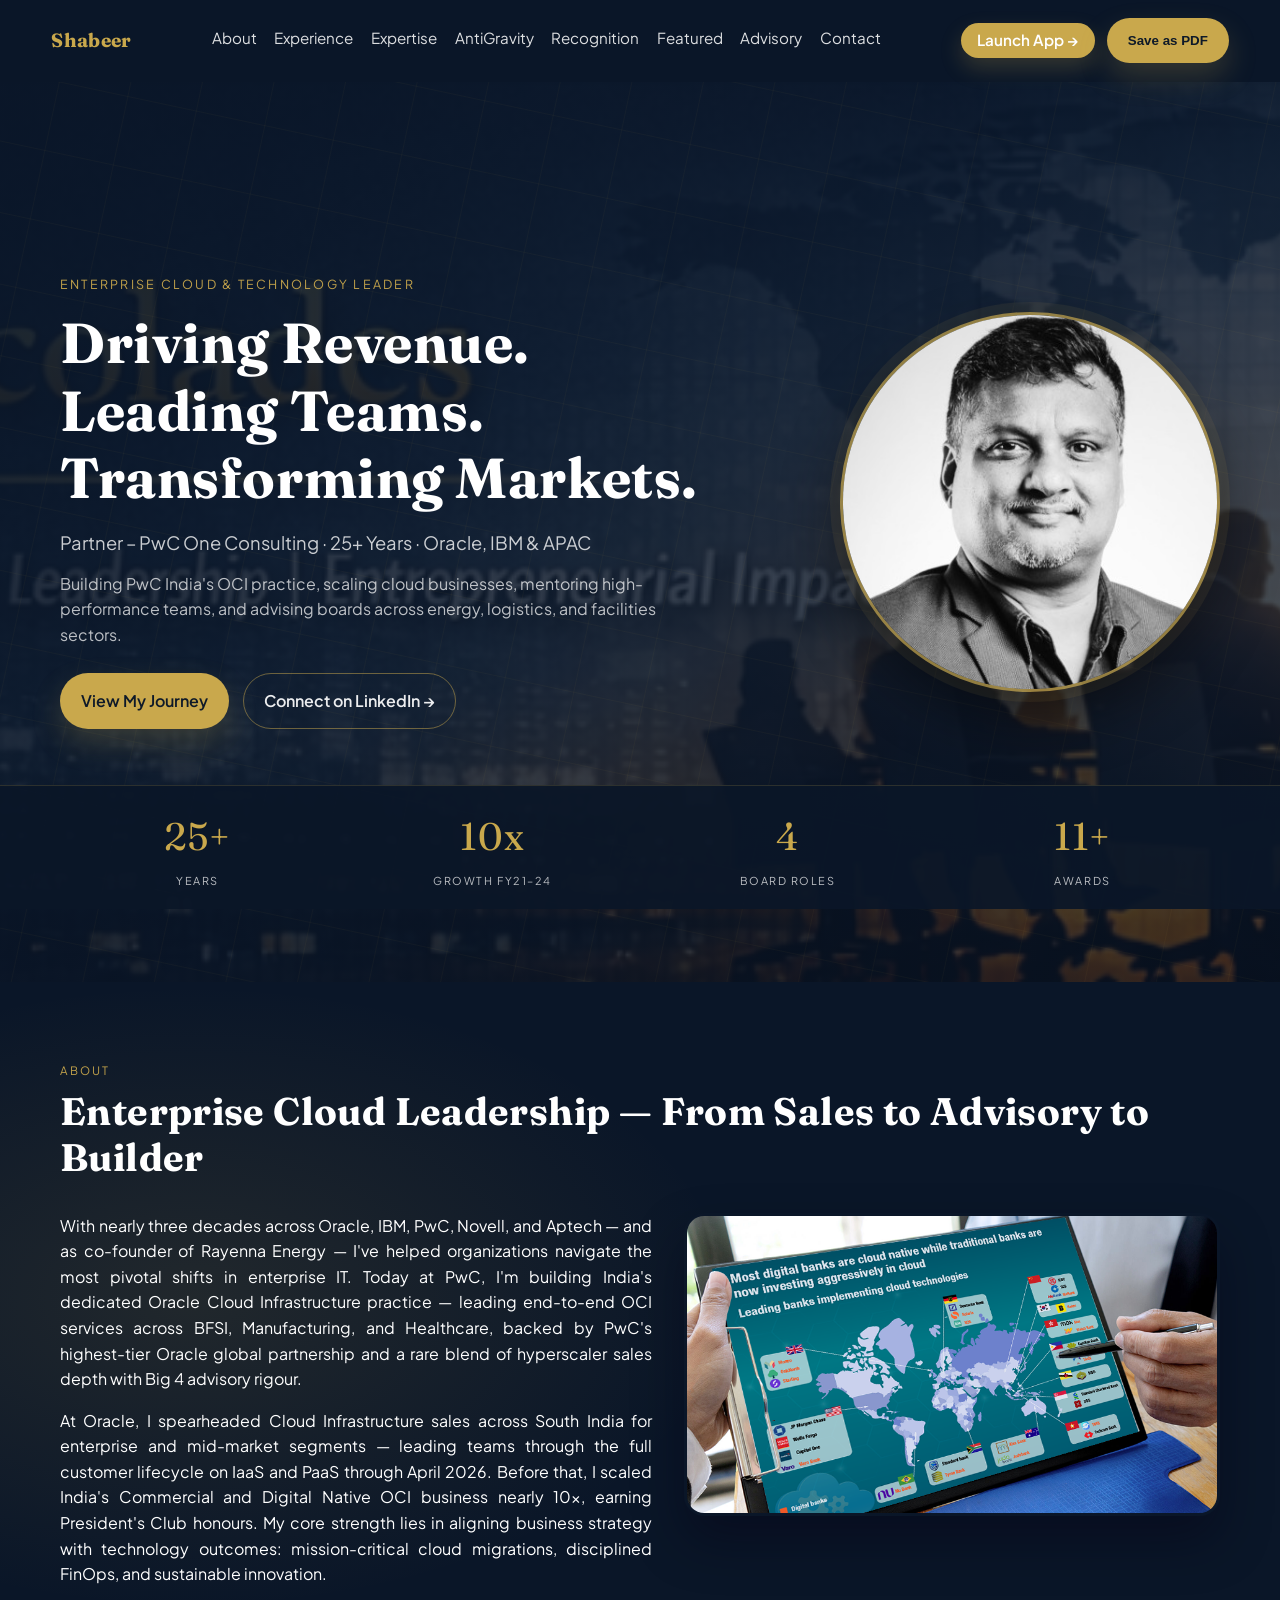
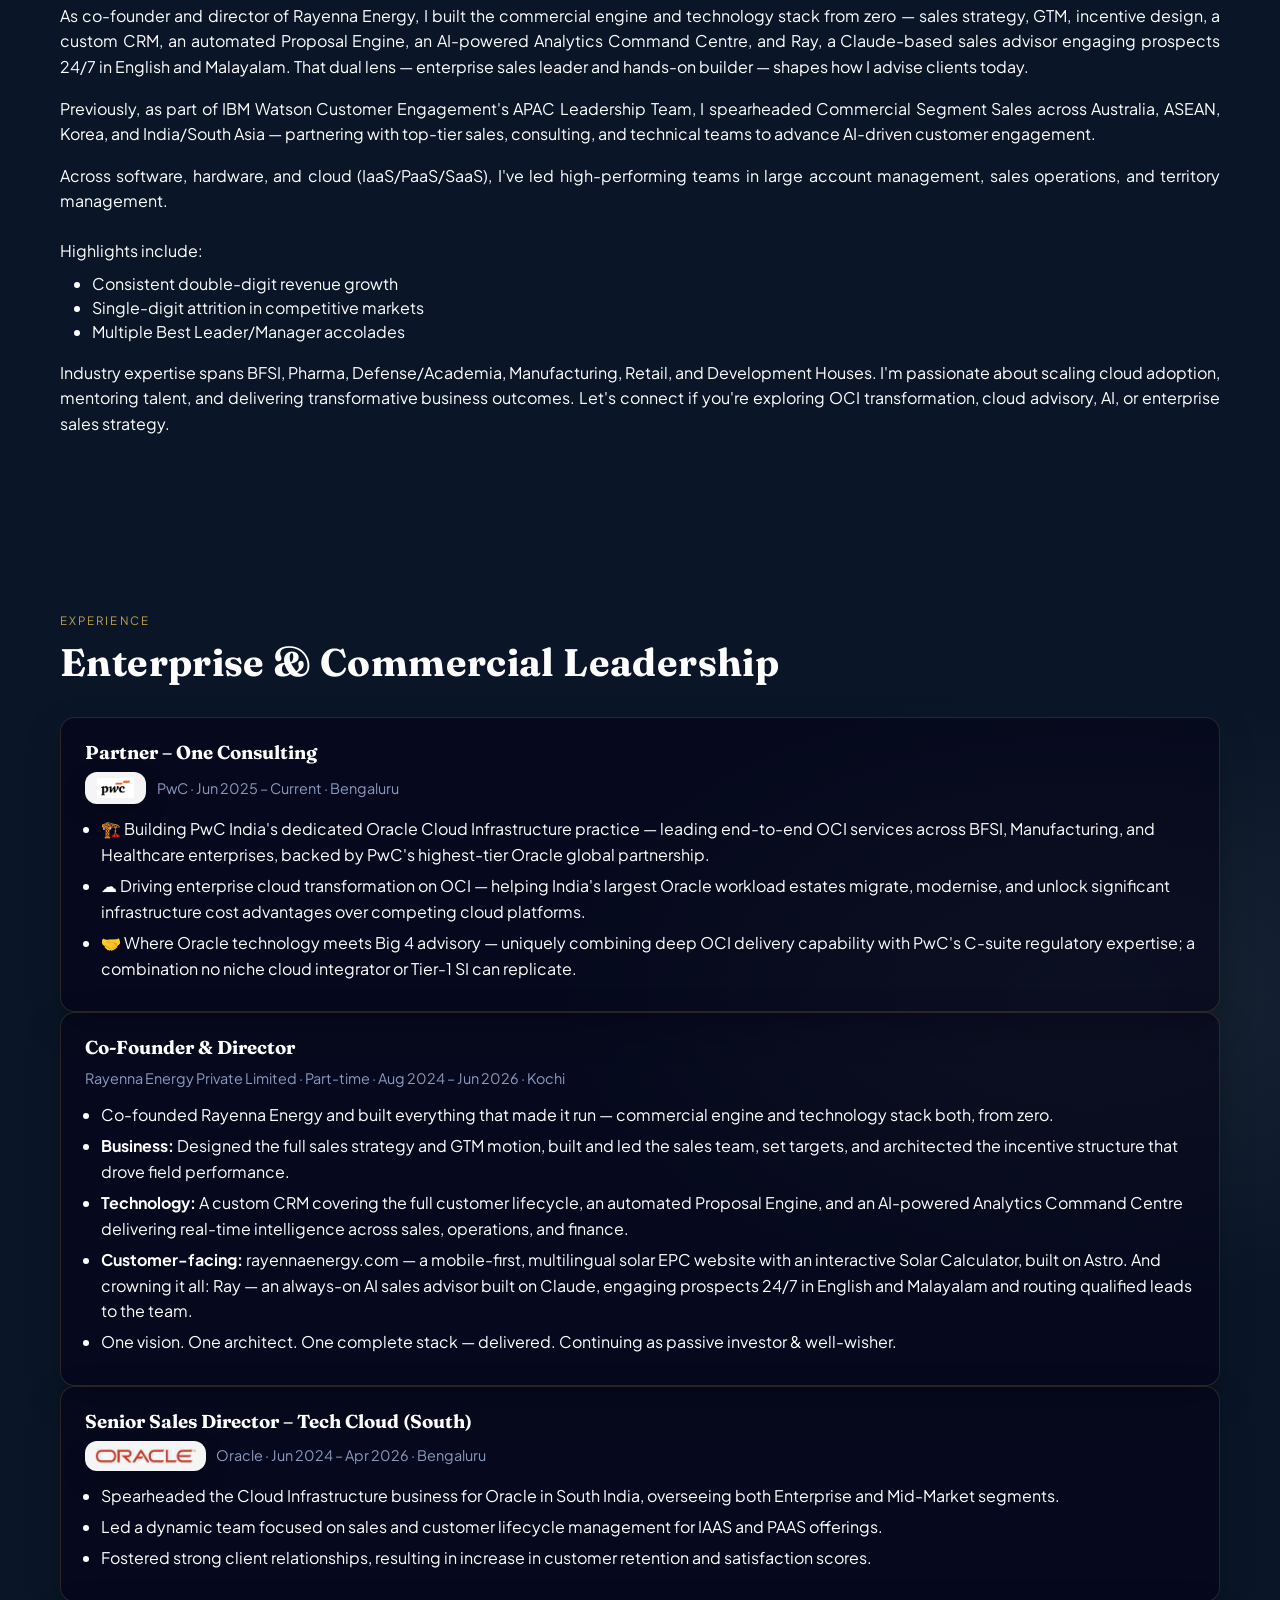
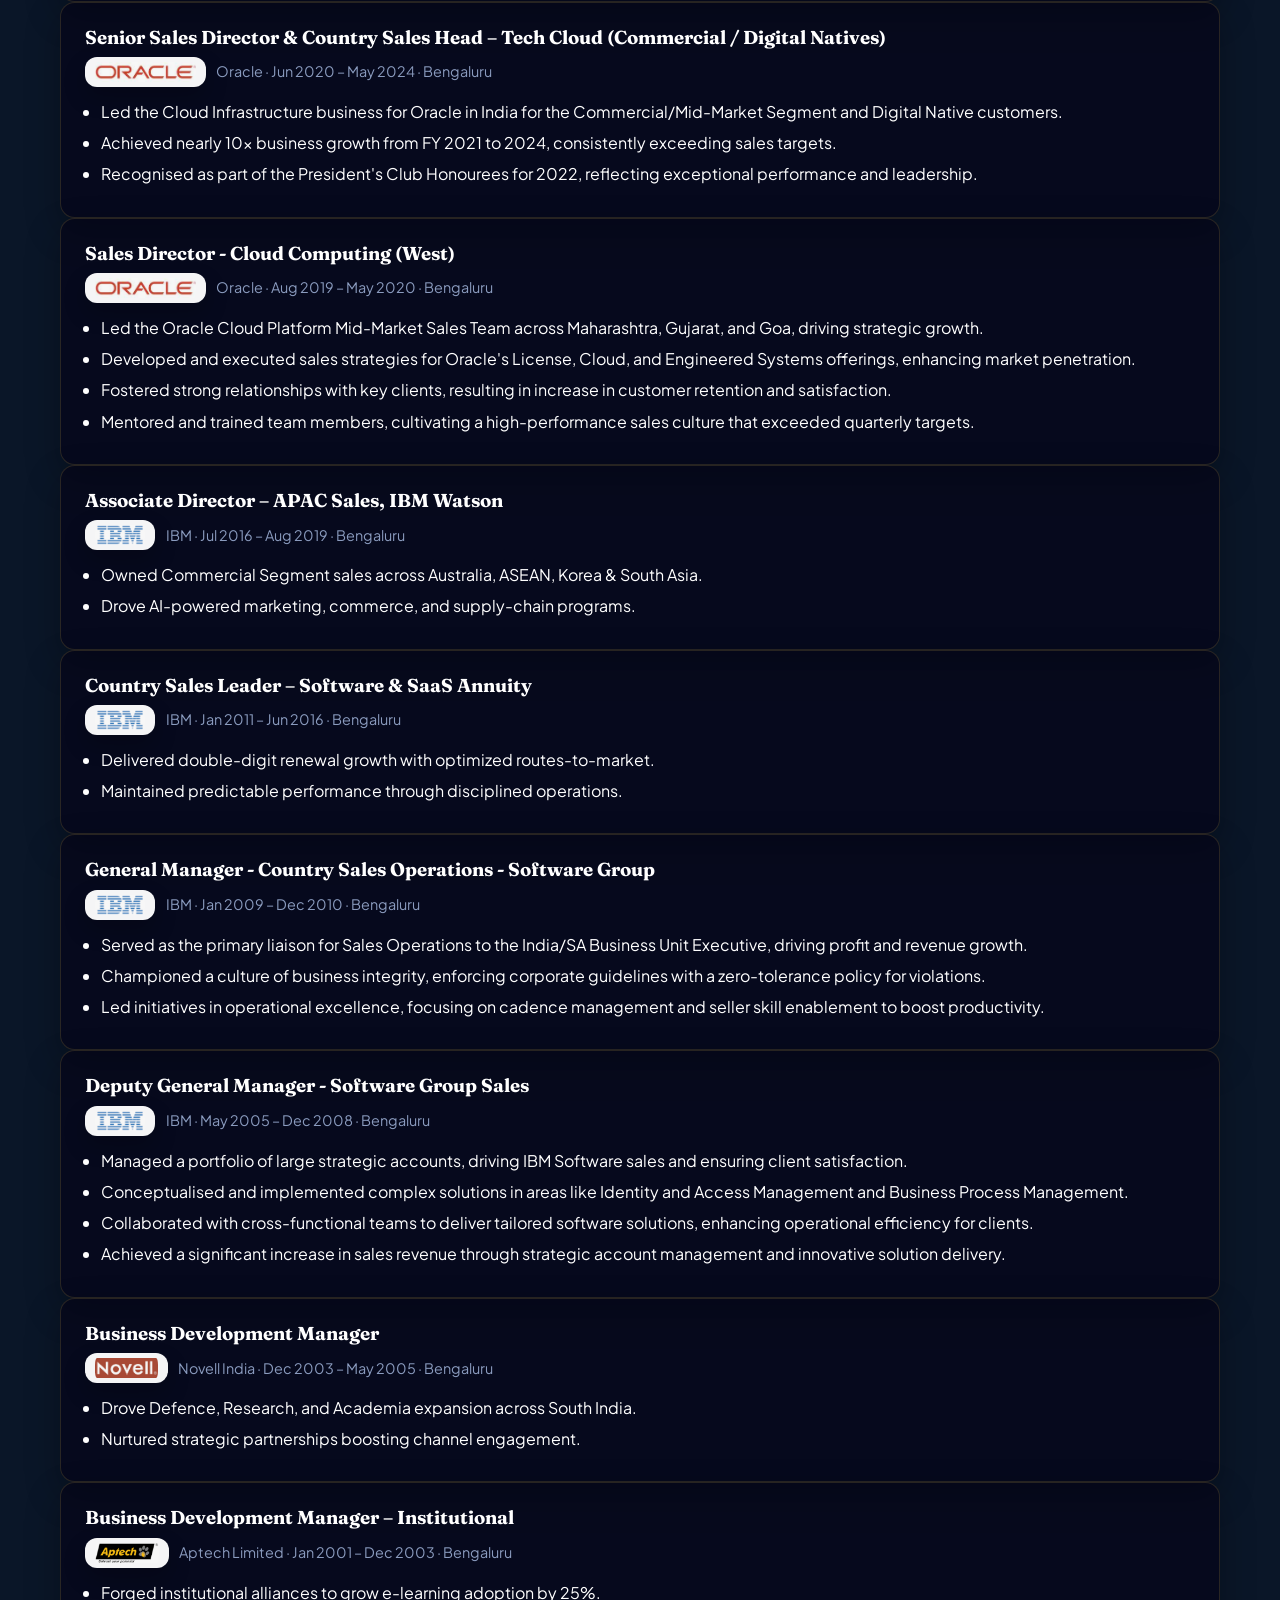
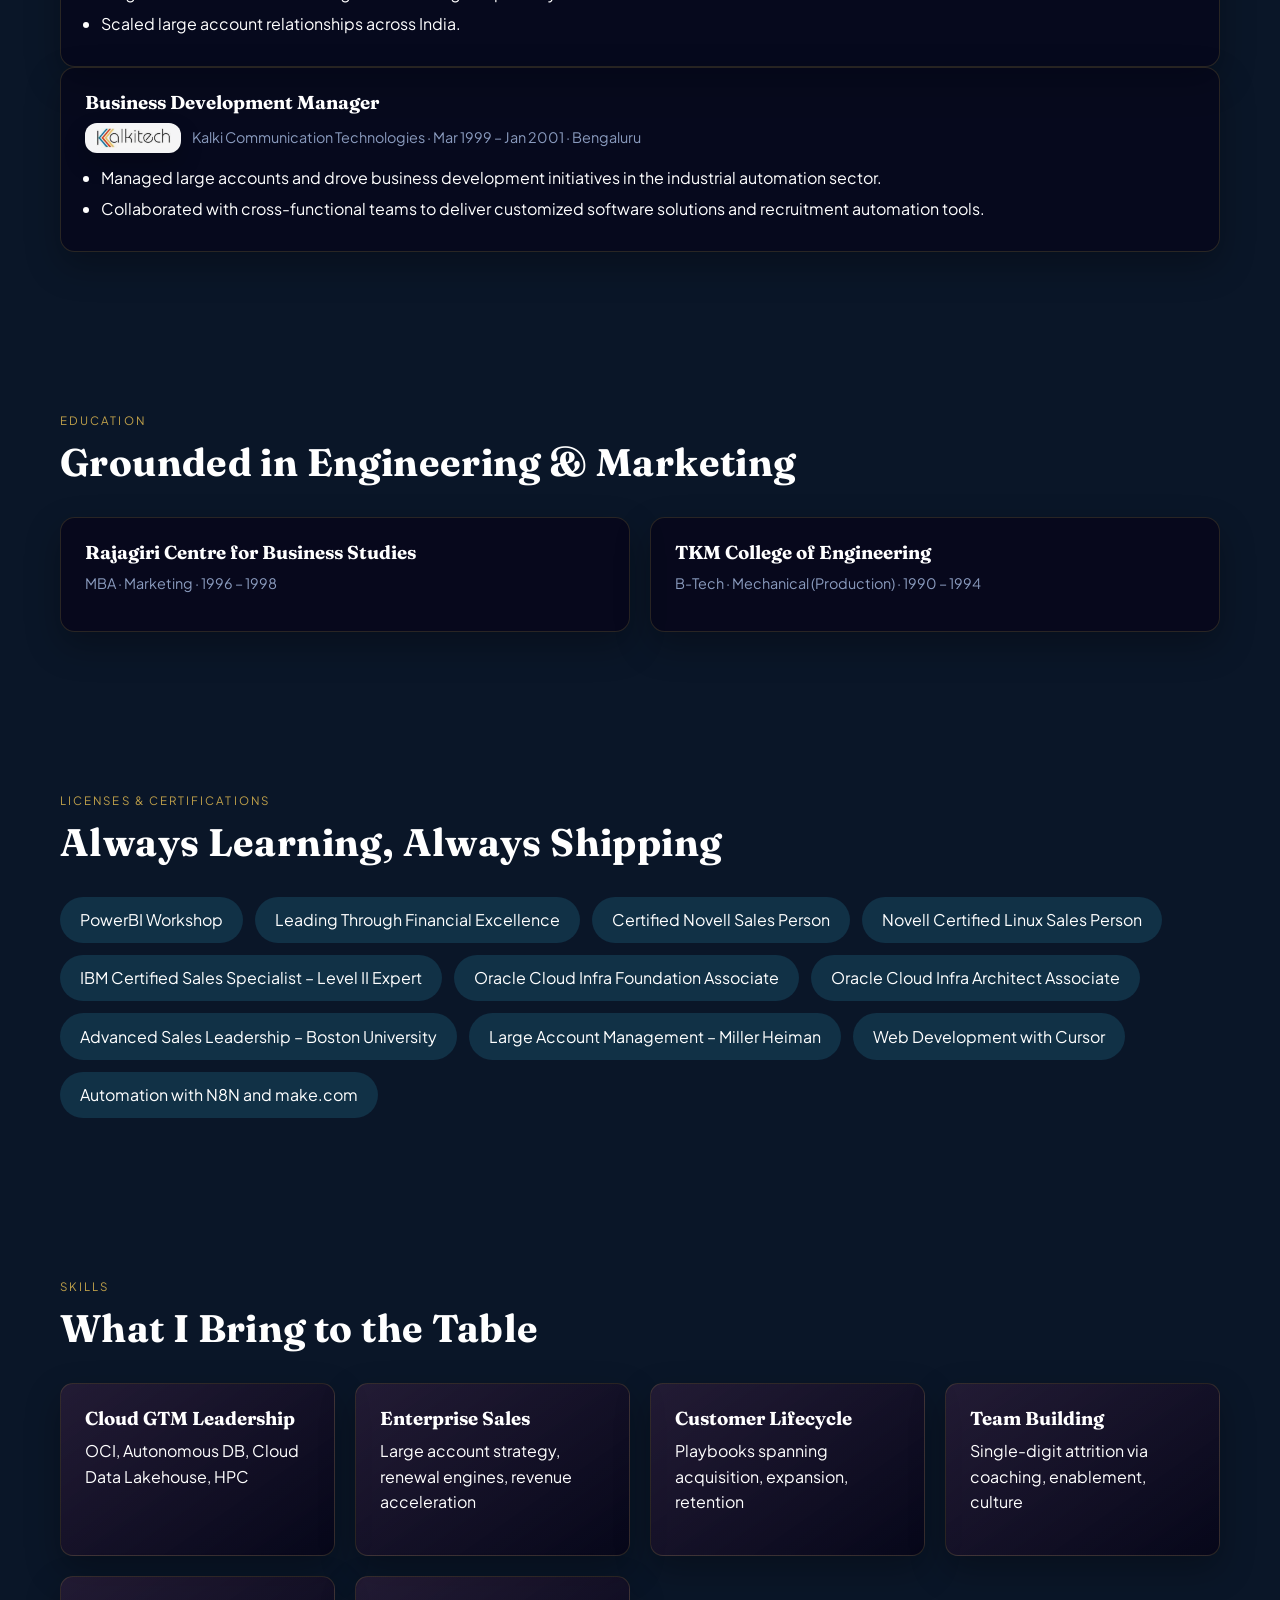
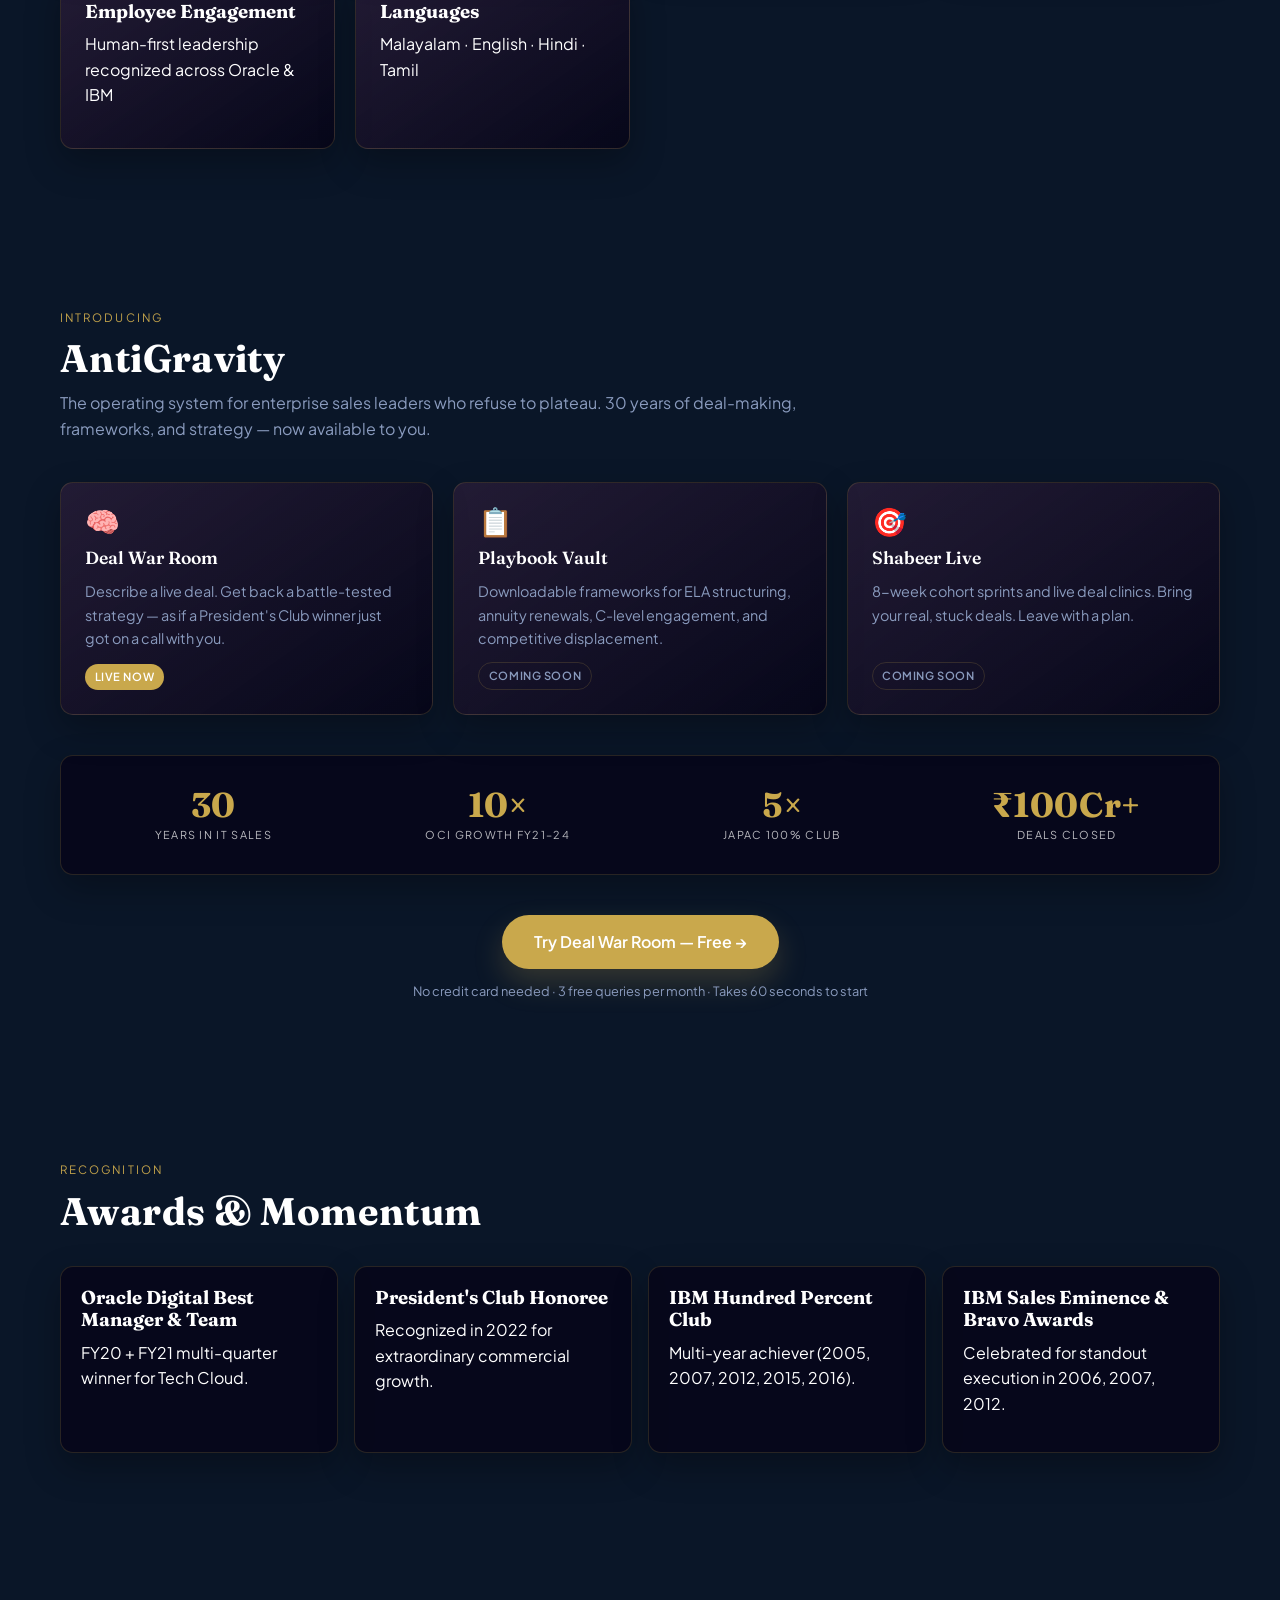
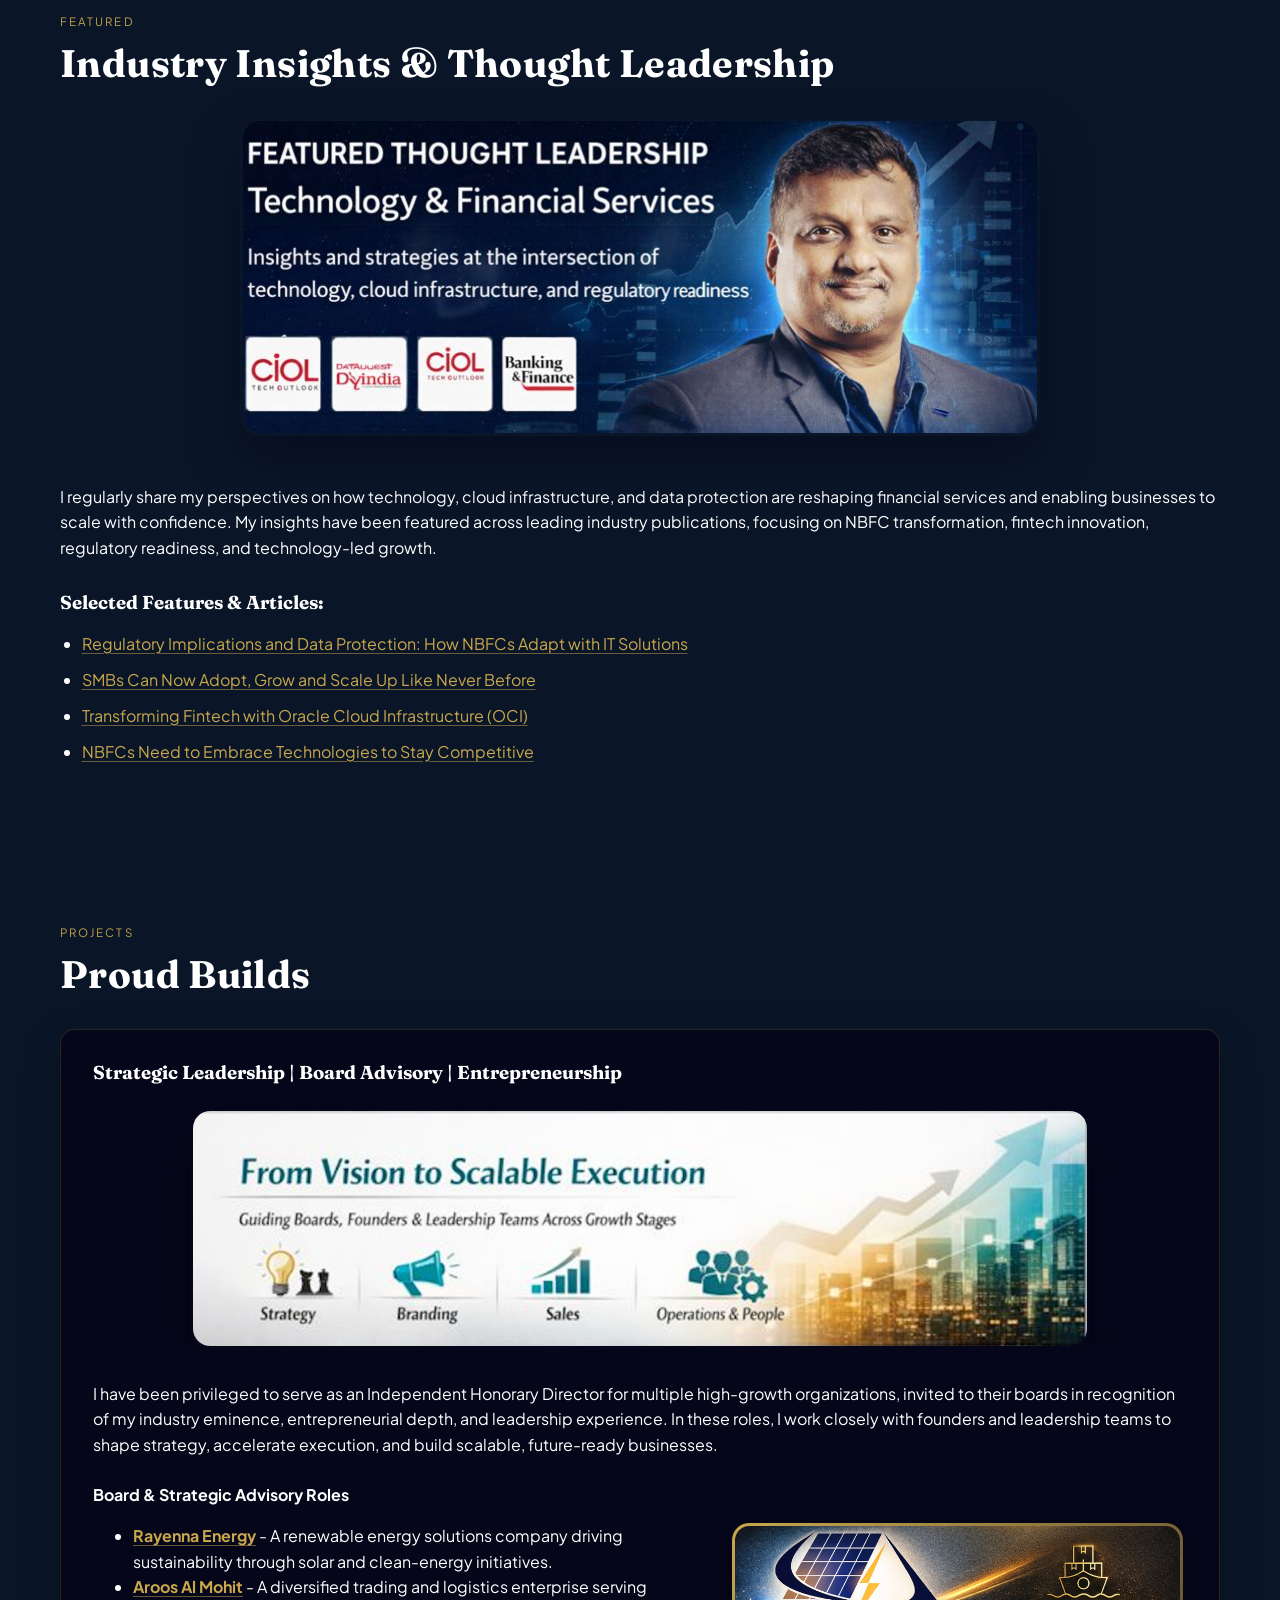
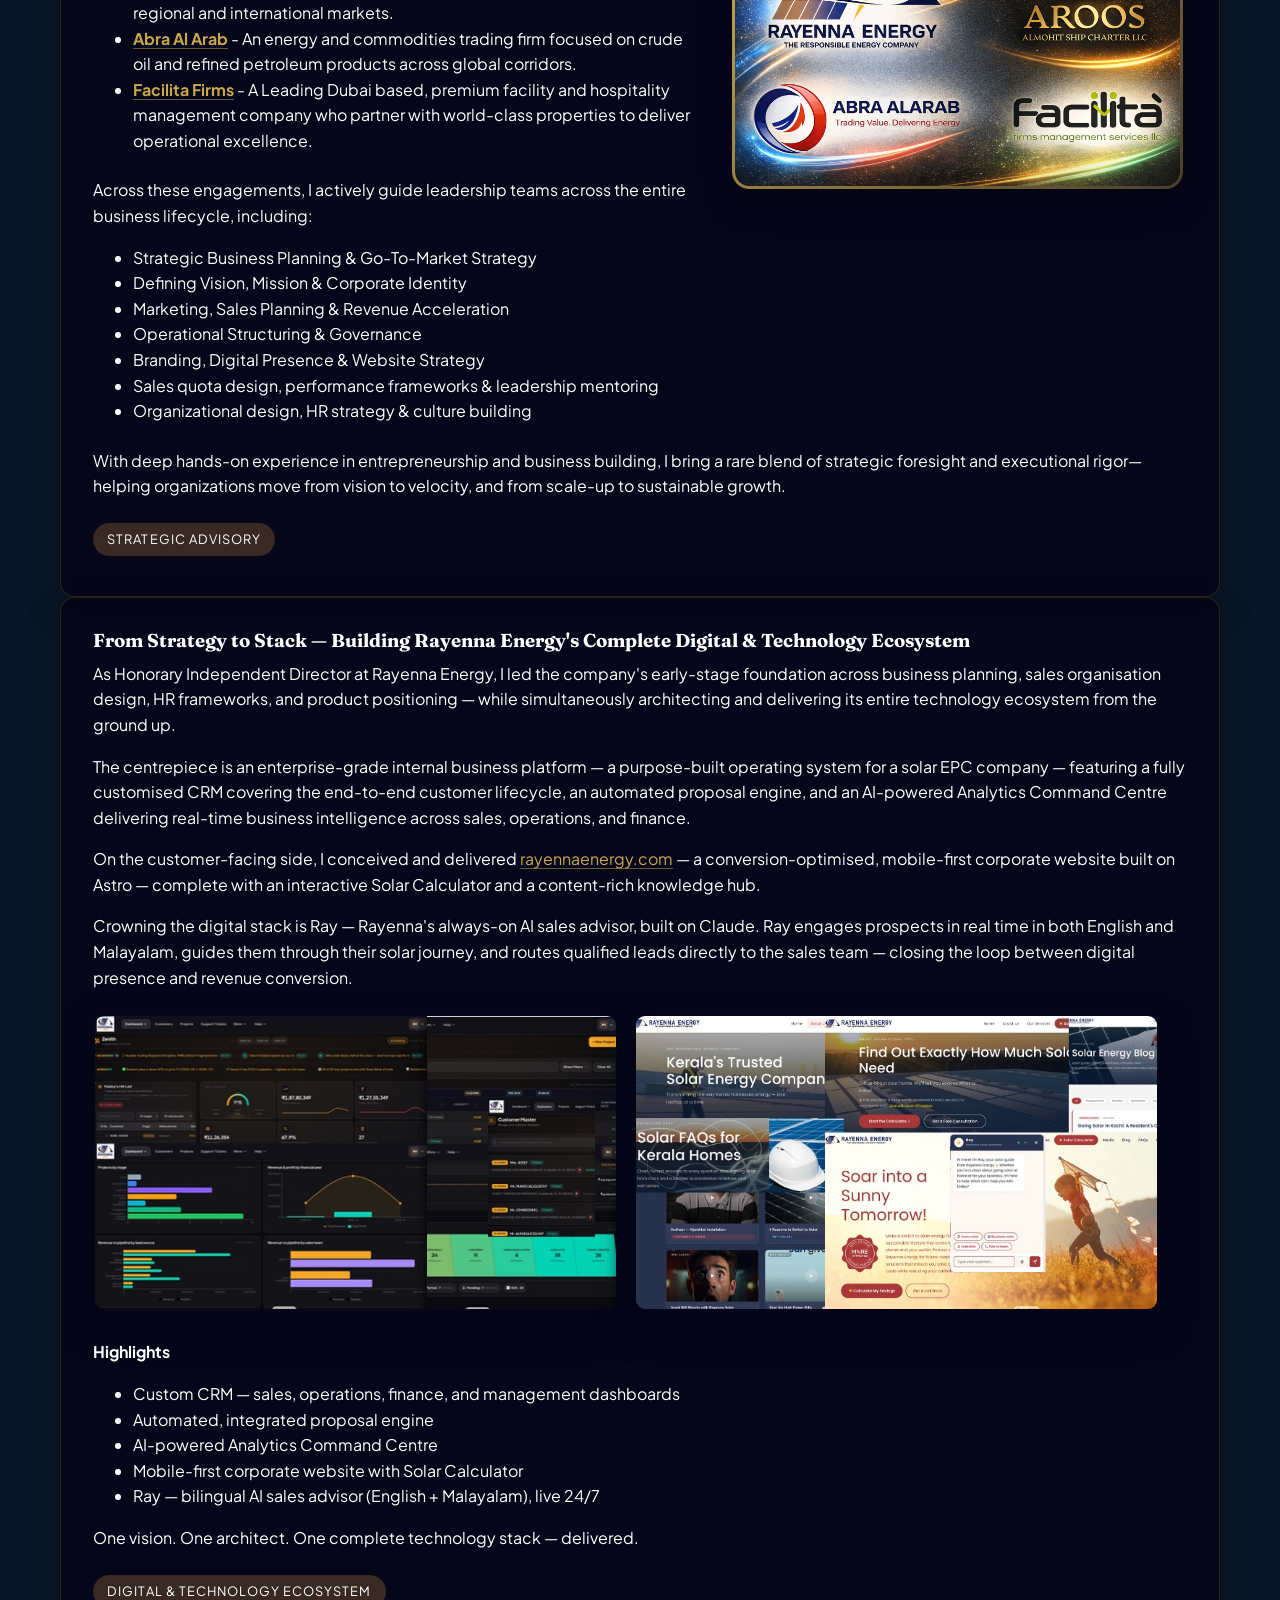
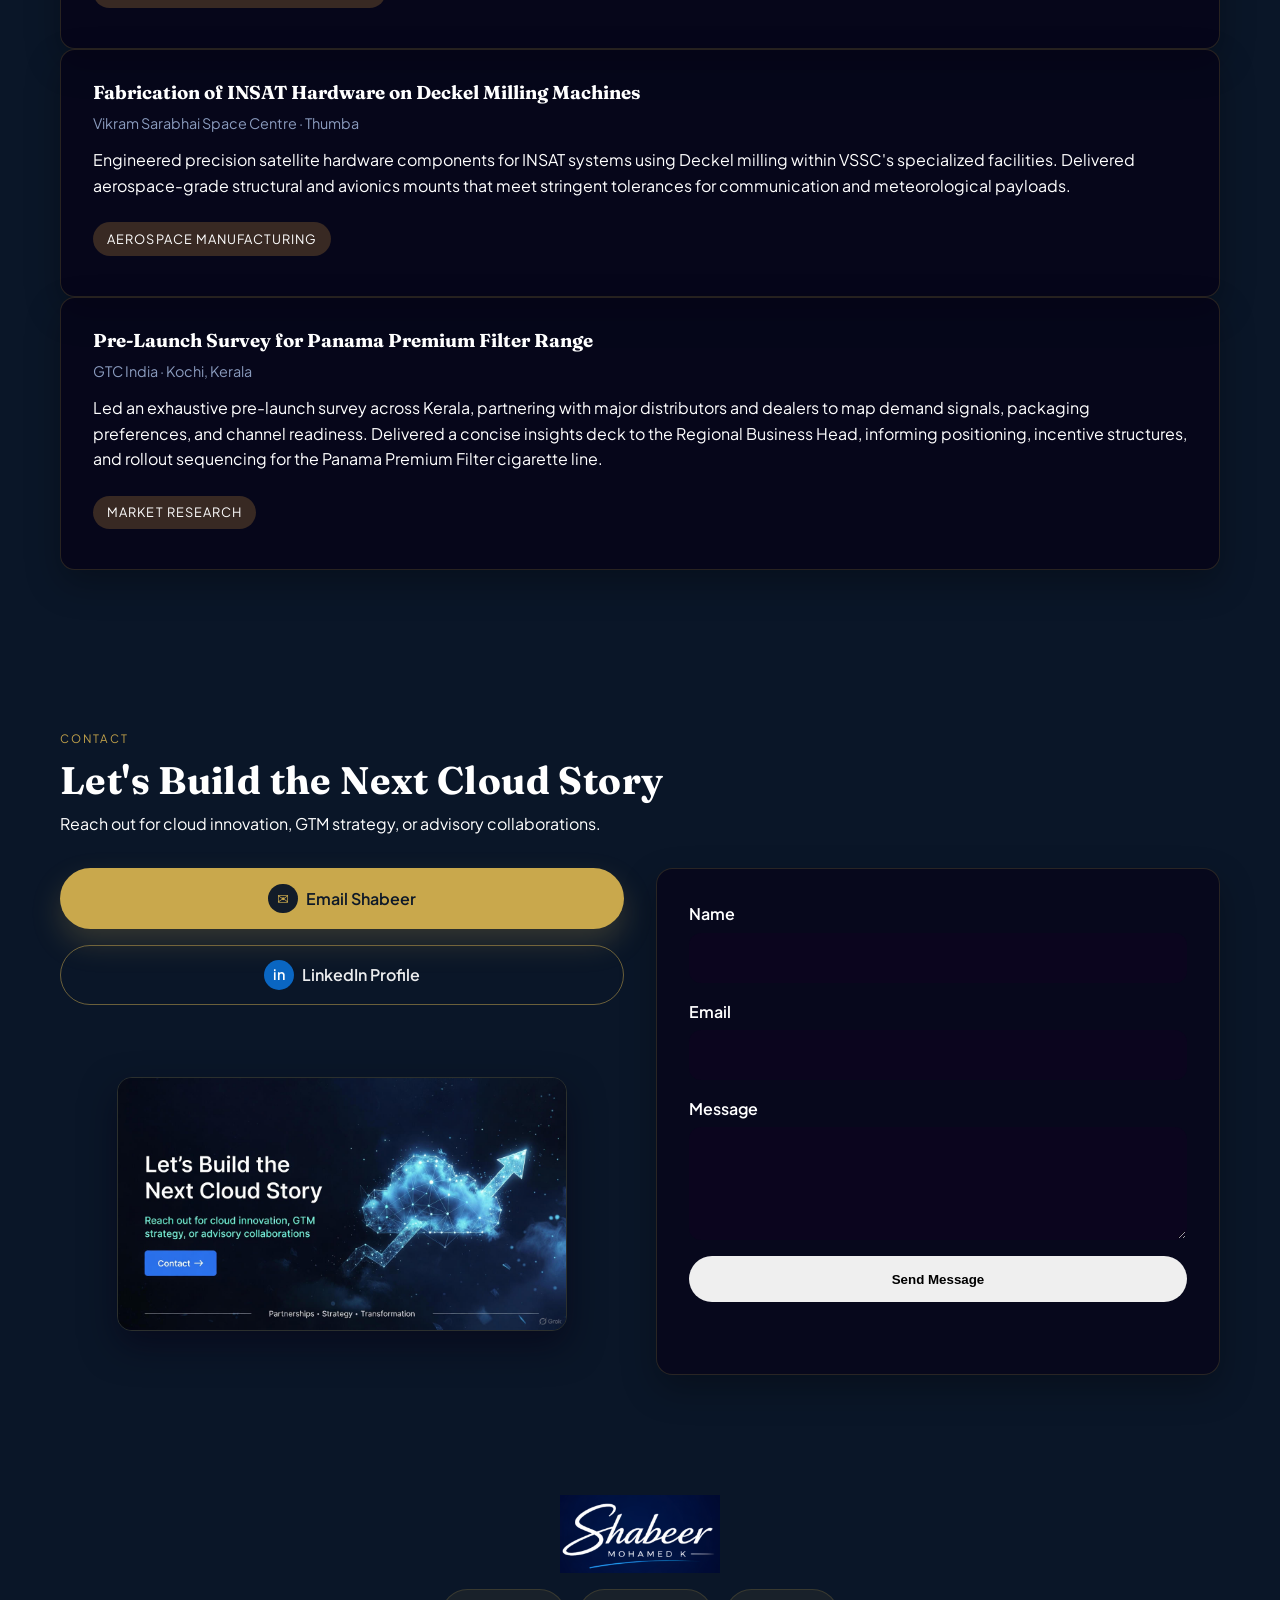
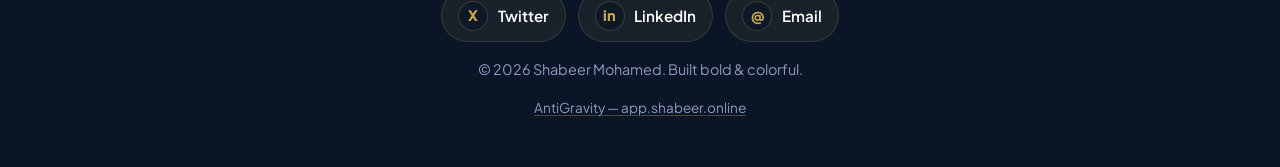
<file: index.html>
<!DOCTYPE html>
<html lang="en">
  <head>
    <meta charset="UTF-8" />
    <meta name="viewport" content="width=device-width, initial-scale=1.0" />
    <title>Shabeer Mohamed | Enterprise Cloud & Technology Leader</title>
    <link rel="canonical" href="https://www.shabeer.online/" />
    <meta name="robots" content="index,follow,max-image-preview:large,max-snippet:-1,max-video-preview:-1" />
    <meta name="author" content="Shabeer Mohamed" />
    <meta
      name="keywords"
      content="enterprise cloud sales, cloud growth, Oracle OCI, P&amp;L ownership, APAC enterprise technology leader, IBM cloud, enterprise transformation"
    />
    <meta name="theme-color" content="#0a1628" />
    <meta
      name="description"
      content="Shabeer Mohamed — Partner at PwC building India's OCI practice. 25+ years across Oracle, IBM, PwC, and Aptech driving enterprise cloud growth, co-founding Rayenna Energy, and advising boards across APAC."
    />
    <meta property="og:title" content="Shabeer Mohamed | Enterprise Cloud & Technology Leader" />
    <meta
      property="og:description"
      content="Partner at PwC's One Consulting practice. Enterprise cloud and OCI leader with 25+ years across Oracle, IBM, and APAC — sales leadership, Big 4 advisory, and hands-on technology building."
    />
    <meta property="og:url" content="https://www.shabeer.online/" />
    <meta property="og:site_name" content="Shabeer.online" />
    <meta property="og:image" content="https://www.shabeer.online/profile-photo.jpg" />
    <meta property="og:image:alt" content="Shabeer Mohamed profile photo" />
    <meta property="og:type" content="website" />
    <meta name="twitter:card" content="summary_large_image" />
    <meta name="twitter:title" content="Shabeer Mohamed | Enterprise Cloud & Technology Leader" />
    <meta
      name="twitter:description"
      content="Partner at PwC's One Consulting practice. Enterprise cloud and OCI leader with 25+ years across Oracle, IBM, and APAC — sales leadership, Big 4 advisory, and hands-on technology building."
    />
    <meta name="twitter:image" content="https://www.shabeer.online/profile-photo.jpg" />

    <link rel="icon" href="logo1.png" type="image/png" sizes="96x96" />
    <link rel="apple-touch-icon" href="logo1.png" sizes="180x180" />
    <link rel="preconnect" href="https://fonts.googleapis.com" />
    <link rel="preconnect" href="https://fonts.gstatic.com" crossorigin />
    <link
      href="https://fonts.googleapis.com/css2?family=Fraunces:opsz,wght@9..144,500;9..144,600;9..144,700&family=Plus+Jakarta+Sans:wght@400;500;600&display=swap"
      rel="stylesheet"
    />
    <link rel="stylesheet" href="styles.css" />

    <script type="application/ld+json">
      {
        "@context": "https://schema.org",
        "@type": "Person",
        "name": "Shabeer Mohamed",
        "url": "https://www.shabeer.online/",
        "image": "https://www.shabeer.online/profile-photo.jpg",
        "jobTitle": "Partner – One Consulting, PwC",
        "worksFor": { "@type": "Organization", "name": "PwC" },
        "email": "shabeer_mk@outlook.com",
        "sameAs": ["https://www.linkedin.com/in/shabeermohamed/"],
        "knowsAbout": [
          "Oracle Cloud Infrastructure",
          "Enterprise cloud transformation",
          "Enterprise sales leadership",
          "P&L ownership",
          "APAC leadership",
          "FinOps",
          "Cloud advisory"
        ]
      }
    </script>
  </head>
  <body>
    <header class="site-header" data-header>
      <a class="wordmark" href="#hero" aria-label="Go to top">
        Shabeer
      </a>

      <nav class="main-nav" data-nav>
        <a href="#about">About</a>
        <a href="#experience">Experience</a>
        <a href="#skills">Expertise</a>
        <a href="#antigravity">AntiGravity</a>
        <a href="#recommendations">Recognition</a>
        <a href="#featured">Featured</a>
        <a href="#projects">Advisory</a>
        <a class="nav-blog-hidden" href="/blog/">Blog</a>
        <a href="#contact">Contact</a>
      </nav>

      <div class="header-actions">
        <a
          class="nav-launch-cta"
          href="https://app.shabeer.online"
          target="_blank"
          rel="noopener noreferrer"
        >
          Launch App →
        </a>
        <button
          id="download-pdf"
          class="btn btn-gold"
          type="button"
          title="Opens print — in Chrome choose Destination: Save as PDF"
        >
          Save as PDF
        </button>
        <button class="nav-toggle" aria-label="Open menu" data-nav-toggle>
          <span class="nav-toggle-bars" aria-hidden="true"></span>
        </button>
      </div>
    </header>

    <div class="nav-drawer" data-drawer aria-hidden="true">
      <div class="nav-drawer-inner">
        <button class="drawer-close" type="button" aria-label="Close menu" data-drawer-close>
          ✕
        </button>
        <nav class="drawer-links" aria-label="Mobile navigation">
          <a href="#about">About</a>
          <a href="#experience">Experience</a>
          <a href="#skills">Expertise</a>
          <a href="#antigravity">AntiGravity</a>
          <a href="#recommendations">Recognition</a>
          <a href="#featured">Featured</a>
          <a href="#projects">Advisory</a>
          <a class="nav-blog-hidden" href="/blog/">Blog</a>
          <a href="#contact">Contact</a>
        </nav>
        <div class="drawer-cta">
          <button class="btn btn-gold" type="button" data-download-cv title="Print — Save as PDF in Chrome">
            Save as PDF
          </button>
          <a class="btn btn-ghost" href="https://www.linkedin.com/in/shabeermohamed/" target="_blank" rel="noreferrer">
            Connect on LinkedIn →
          </a>
        </div>
      </div>
    </div>

    <main>
      <section id="hero" class="hero hero-premium">
        <div class="hero-bg" aria-hidden="true">
          <div class="hero-gridlines"></div>
        </div>

        <div class="container hero-layout">
          <div class="hero-left">
            <p class="hero-eyebrow">Enterprise Cloud & Technology Leader</p>
            <h1 class="hero-title">Driving Revenue. Leading Teams. Transforming Markets.</h1>
            <p class="hero-subheadline">Partner – PwC One Consulting · 25+ Years · Oracle, IBM &amp; APAC</p>
            <p class="hero-body">
              Building PwC India's OCI practice, scaling cloud businesses, mentoring high-performance teams, and advising boards across energy, logistics, and facilities sectors.
            </p>
            <div class="hero-ctas-premium">
              <a class="btn btn-gold" href="#experience">View My Journey</a>
              <a class="btn btn-ghost" href="https://www.linkedin.com/in/shabeermohamed/" target="_blank" rel="noreferrer">
                Connect on LinkedIn →
              </a>
            </div>
          </div>

          <div class="hero-right">
            <div class="profile-wrap">
              <img src="profile-photo.jpg" alt="Shabeer Mohamed" class="profile-photo" decoding="async" fetchpriority="high" />
            </div>
          </div>
        </div>

        <div class="hero-stats" data-counter-scope>
          <div class="container stats-row">
            <div class="stat">
              <div class="stat-value" data-count-to="25" data-count-suffix="+">0</div>
              <div class="stat-label">Years</div>
            </div>
            <div class="stat">
              <div class="stat-value" data-count-to="10" data-count-suffix="x">0</div>
              <div class="stat-label">Growth FY21–24</div>
            </div>
            <div class="stat">
              <div class="stat-value" data-count-to="4" data-count-suffix="">0</div>
              <div class="stat-label">Board Roles</div>
            </div>
            <div class="stat">
              <div class="stat-value" data-count-to="11" data-count-suffix="+">0</div>
              <div class="stat-label">Awards</div>
            </div>
          </div>
        </div>
      </section>

      <section id="about" class="panel about">
        <header>
          <p class="eyebrow">About</p>
          <h2>Enterprise Cloud Leadership — From Sales to Advisory to Builder</h2>
        </header>
        <div class="about-wrapper">
          <div class="about-media">
            <img src="About.png" alt="Shabeer Mohamed collaborating with enterprise clients" loading="lazy" decoding="async" />
          </div>
          <div class="about-content">
          <p>
            With nearly three decades across Oracle, IBM, PwC, Novell, and Aptech — and as co-founder of
            <a href="https://rayennaenergy.com" target="_blank" rel="noreferrer">Rayenna Energy</a> — I've helped organizations navigate the most pivotal shifts in enterprise IT.
            Today at PwC, I'm building India's dedicated Oracle Cloud Infrastructure practice — leading end-to-end OCI services across BFSI, Manufacturing, and Healthcare,
            backed by PwC's highest-tier Oracle global partnership and a rare blend of hyperscaler sales depth with Big 4 advisory rigour.
          </p>
          <p>
            At Oracle, I spearheaded Cloud Infrastructure sales across South India for enterprise and mid-market segments — leading teams through the full customer lifecycle
            on IaaS and PaaS through April 2026. Before that, I scaled India's Commercial and Digital Native OCI business nearly 10×, earning President's Club honours.
            My core strength lies in aligning business strategy with technology outcomes: mission-critical cloud migrations, disciplined FinOps, and sustainable innovation.
          </p>
          <p>
            As co-founder and director of Rayenna Energy, I built the commercial engine and technology stack from zero — sales strategy, GTM, incentive design, a custom CRM,
            an automated Proposal Engine, an AI-powered Analytics Command Centre, and Ray, a Claude-based sales advisor engaging prospects 24/7 in English and Malayalam.
            That dual lens — enterprise sales leader and hands-on builder — shapes how I advise clients today.
          </p>
          <p>
            Previously, as part of IBM Watson Customer Engagement's APAC Leadership Team, I spearheaded Commercial Segment Sales across Australia,
            ASEAN, Korea, and India/South Asia — partnering with top-tier sales, consulting, and technical teams to advance AI-driven customer engagement.
          </p>
          <p>
            Across software, hardware, and cloud (IaaS/PaaS/SaaS), I've led high-performing teams in large account management, sales operations,
            and territory management.
          </p>
          <p class="highlights-intro">
            Highlights include:
          </p>
          <ul class="about-list">
            <li>Consistent double-digit revenue growth</li>
            <li>Single-digit attrition in competitive markets</li>
            <li>Multiple Best Leader/Manager accolades</li>
          </ul>
          <p>
            Industry expertise spans BFSI, Pharma, Defense/Academia, Manufacturing, Retail, and Development Houses. I'm passionate about scaling cloud
            adoption, mentoring talent, and delivering transformative business outcomes. Let's connect if you're exploring OCI transformation, cloud advisory,
            AI, or enterprise sales strategy.
          </p>
          </div>
        </div>
      </section>

      <section id="experience" class="panel experience">
        <header>
          <p class="eyebrow">Experience</p>
          <h2>Enterprise & Commercial Leadership</h2>
        </header>
        <div class="timeline">
          <article>
            <h3>Partner – One Consulting</h3>
            <p class="meta meta-company">
              <img src="PwC.png" alt="PwC" class="company-logo company-logo--pwc" loading="lazy" decoding="async" />
              PwC · Jun 2025 – Current · Bengaluru
            </p>
            <ul>
              <li>🏗️ Building PwC India's dedicated Oracle Cloud Infrastructure practice — leading end-to-end OCI services across BFSI, Manufacturing, and Healthcare enterprises, backed by PwC's highest-tier Oracle global partnership.</li>
              <li>☁️ Driving enterprise cloud transformation on OCI — helping India's largest Oracle workload estates migrate, modernise, and unlock significant infrastructure cost advantages over competing cloud platforms.</li>
              <li>🤝 Where Oracle technology meets Big 4 advisory — uniquely combining deep OCI delivery capability with PwC's C-suite regulatory expertise; a combination no niche cloud integrator or Tier-1 SI can replicate.</li>
            </ul>
          </article>
          <article>
            <h3>Co-Founder &amp; Director</h3>
            <p class="meta meta-company">
              Rayenna Energy Private Limited · Part-time · Aug 2024 – Jun 2026 · Kochi
            </p>
            <ul>
              <li>Co-founded Rayenna Energy and built everything that made it run — commercial engine and technology stack both, from zero.</li>
              <li><strong>Business:</strong> Designed the full sales strategy and GTM motion, built and led the sales team, set targets, and architected the incentive structure that drove field performance.</li>
              <li><strong>Technology:</strong> A custom CRM covering the full customer lifecycle, an automated Proposal Engine, and an AI-powered Analytics Command Centre delivering real-time intelligence across sales, operations, and finance.</li>
              <li><strong>Customer-facing:</strong> <a href="https://rayennaenergy.com" target="_blank" rel="noreferrer">rayennaenergy.com</a> — a mobile-first, multilingual solar EPC website with an interactive Solar Calculator, built on Astro. And crowning it all: Ray — an always-on AI sales advisor built on Claude, engaging prospects 24/7 in English and Malayalam and routing qualified leads to the team.</li>
              <li>One vision. One architect. One complete stack — delivered. Continuing as passive investor &amp; well-wisher.</li>
            </ul>
          </article>
          <article>
            <h3>Senior Sales Director – Tech Cloud (South)</h3>
            <p class="meta meta-company">
              <img src="Oracle.png" alt="Oracle" class="company-logo" loading="lazy" decoding="async" />
              Oracle · Jun 2024 – Apr 2026 · Bengaluru
            </p>
            <ul>
              <li>Spearheaded the Cloud Infrastructure business for Oracle in South India, overseeing both Enterprise and Mid-Market segments.</li>
              <li>Led a dynamic team focused on sales and customer lifecycle management for IAAS and PAAS offerings.</li>
              <li>Fostered strong client relationships, resulting in increase in customer retention and satisfaction scores.</li>
            </ul>
          </article>
          <article>
            <h3>Senior Sales Director & Country Sales Head – Tech Cloud (Commercial / Digital Natives)</h3>
            <p class="meta meta-company">
              <img src="Oracle.png" alt="Oracle" class="company-logo" loading="lazy" decoding="async" />
              Oracle · Jun 2020 – May 2024 · Bengaluru
            </p>
            <ul>
              <li>Led the Cloud Infrastructure business for Oracle in India for the Commercial/Mid-Market Segment and Digital Native customers.</li>
              <li>Achieved nearly 10x business growth from FY 2021 to 2024, consistently exceeding sales targets.</li>
              <li>Recognised as part of the President's Club Honourees for 2022, reflecting exceptional performance and leadership.</li>
            </ul>
          </article>
          <article>
            <h3>Sales Director - Cloud Computing (West)</h3>
            <p class="meta meta-company">
              <img src="Oracle.png" alt="Oracle" class="company-logo" loading="lazy" decoding="async" />
              Oracle · Aug 2019 – May 2020 · Bengaluru
            </p>
            <ul>
              <li>Led the Oracle Cloud Platform Mid-Market Sales Team across Maharashtra, Gujarat, and Goa, driving strategic growth.</li>
              <li>Developed and executed sales strategies for Oracle's License, Cloud, and Engineered Systems offerings, enhancing market penetration.</li>
              <li>Fostered strong relationships with key clients, resulting in increase in customer retention and satisfaction.</li>
              <li>Mentored and trained team members, cultivating a high-performance sales culture that exceeded quarterly targets.</li>
            </ul>
          </article>
          <article>
            <h3>Associate Director – APAC Sales, IBM Watson</h3>
            <p class="meta meta-company">
              <img src="IBM.png" alt="IBM" class="company-logo" loading="lazy" decoding="async" />
              IBM · Jul 2016 – Aug 2019 · Bengaluru
            </p>
            <ul>
              <li>Owned Commercial Segment sales across Australia, ASEAN, Korea & South Asia.</li>
              <li>Drove AI-powered marketing, commerce, and supply-chain programs.</li>
            </ul>
          </article>
          <article>
            <h3>Country Sales Leader – Software & SaaS Annuity</h3>
            <p class="meta meta-company">
              <img src="IBM.png" alt="IBM" class="company-logo" loading="lazy" decoding="async" />
              IBM · Jan 2011 – Jun 2016 · Bengaluru
            </p>
            <ul>
              <li>Delivered double-digit renewal growth with optimized routes-to-market.</li>
              <li>Maintained predictable performance through disciplined operations.</li>
            </ul>
          </article>
          <article>
            <h3>General Manager - Country Sales Operations - Software Group</h3>
            <p class="meta meta-company">
              <img src="IBM.png" alt="IBM" class="company-logo" loading="lazy" decoding="async" />
              IBM · Jan 2009 – Dec 2010 · Bengaluru
            </p>
            <ul>
              <li>Served as the primary liaison for Sales Operations to the India/SA Business Unit Executive, driving profit and revenue growth.</li>
              <li>Championed a culture of business integrity, enforcing corporate guidelines with a zero-tolerance policy for violations.</li>
              <li>Led initiatives in operational excellence, focusing on cadence management and seller skill enablement to boost productivity.</li>
            </ul>
          </article>
          <article>
            <h3>Deputy General Manager - Software Group Sales</h3>
            <p class="meta meta-company">
              <img src="IBM.png" alt="IBM" class="company-logo" loading="lazy" decoding="async" />
              IBM · May 2005 – Dec 2008 · Bengaluru
            </p>
            <ul>
              <li>Managed a portfolio of large strategic accounts, driving IBM Software sales and ensuring client satisfaction.</li>
              <li>Conceptualised and implemented complex solutions in areas like Identity and Access Management and Business Process Management.</li>
              <li>Collaborated with cross-functional teams to deliver tailored software solutions, enhancing operational efficiency for clients.</li>
              <li>Achieved a significant increase in sales revenue through strategic account management and innovative solution delivery.</li>
            </ul>
          </article>
          <article>
            <h3>Business Development Manager</h3>
            <p class="meta meta-company">
              <img src="Novell.png" alt="Novell" class="company-logo" loading="lazy" decoding="async" />
              Novell India · Dec 2003 – May 2005 · Bengaluru
            </p>
            <ul>
              <li>Drove Defence, Research, and Academia expansion across South India.</li>
              <li>Nurtured strategic partnerships boosting channel engagement.</li>
            </ul>
          </article>
          <article>
            <h3>Business Development Manager – Institutional</h3>
            <p class="meta meta-company">
              <img src="Aptech.png" alt="Aptech" class="company-logo" loading="lazy" decoding="async" />
              Aptech Limited · Jan 2001 – Dec 2003 · Bengaluru
            </p>
            <ul>
              <li>Forged institutional alliances to grow e-learning adoption by 25%.</li>
              <li>Scaled large account relationships across India.</li>
            </ul>
          </article>
          <article>
            <h3>Business Development Manager</h3>
            <p class="meta meta-company">
              <img src="Kalki.png" alt="Kalki" class="company-logo" loading="lazy" decoding="async" />
              Kalki Communication Technologies · Mar 1999 – Jan 2001 · Bengaluru
            </p>
            <ul>
              <li>Managed large accounts and drove business development initiatives in the industrial automation sector.</li>
              <li>Collaborated with cross-functional teams to deliver customized software solutions and recruitment automation tools.</li>
            </ul>
          </article>
        </div>
      </section>

      <section id="education" class="panel duo education">
        <header>
          <p class="eyebrow">Education</p>
          <h2>Grounded in Engineering & Marketing</h2>
        </header>
        <div class="cards">
          <article>
            <h3><a href="https://rcbs.rajagiri.edu/" target="_blank" rel="noreferrer">Rajagiri Centre for Business Studies</a></h3>
            <p class="meta">MBA · Marketing · 1996 – 1998</p>
          </article>
          <article>
            <h3><a href="https://tkmce.ac.in/" target="_blank" rel="noreferrer">TKM College of Engineering</a></h3>
            <p class="meta">B-Tech · Mechanical (Production) · 1990 – 1994</p>
          </article>
        </div>
      </section>

      <section id="certifications" class="panel list-panel">
        <header>
          <p class="eyebrow">Licenses & Certifications</p>
          <h2>Always Learning, Always Shipping</h2>
        </header>
        <ul class="pill-list">
          <li>PowerBI Workshop</li>
          <li>Leading Through Financial Excellence</li>
          <li>Certified Novell Sales Person</li>
          <li>Novell Certified Linux Sales Person</li>
          <li>IBM Certified Sales Specialist – Level II Expert</li>
          <li>Oracle Cloud Infra Foundation Associate</li>
          <li>Oracle Cloud Infra Architect Associate</li>
          <li>Advanced Sales Leadership – Boston University</li>
          <li>Large Account Management – Miller Heiman</li>
          <li>Web Development with Cursor</li>
          <li>Automation with N8N and make.com</li>
        </ul>
      </section>

      <section id="skills" class="panel skills">
        <header>
          <p class="eyebrow">Skills</p>
          <h2>What I Bring to the Table</h2>
        </header>
        <div class="skill-grid">
          <div class="skill-card">
            <h3>Cloud GTM Leadership</h3>
            <p>OCI, Autonomous DB, Cloud Data Lakehouse, HPC</p>
          </div>
          <div class="skill-card">
            <h3>Enterprise Sales</h3>
            <p>Large account strategy, renewal engines, revenue acceleration</p>
          </div>
          <div class="skill-card">
            <h3>Customer Lifecycle</h3>
            <p>Playbooks spanning acquisition, expansion, retention</p>
          </div>
          <div class="skill-card">
            <h3>Team Building</h3>
            <p>Single-digit attrition via coaching, enablement, culture</p>
          </div>
          <div class="skill-card">
            <h3>Employee Engagement</h3>
            <p>Human-first leadership recognized across Oracle & IBM</p>
          </div>
          <div class="skill-card">
            <h3>Languages</h3>
            <p>Malayalam · English · Hindi · Tamil</p>
          </div>
        </div>
      </section>

      <section id="antigravity" class="panel antigravity">
        <header>
          <p class="eyebrow">Introducing</p>
          <h2>AntiGravity</h2>
          <p class="section-subtitle">
            The operating system for enterprise sales leaders who refuse to plateau. 30 years of deal-making, frameworks, and strategy — now available to you.
          </p>
        </header>

        <div class="ag-cards-grid">
          <div class="ag-card">
            <div class="ag-card-icon" aria-hidden="true">🧠</div>
            <h3>Deal War Room</h3>
            <p>
              Describe a live deal. Get back a battle-tested strategy — as if a President's Club winner just got on a call with you.
            </p>
            <span class="ag-status-badge">Live Now</span>
          </div>

          <div class="ag-card">
            <div class="ag-card-icon" aria-hidden="true">📋</div>
            <h3>Playbook Vault</h3>
            <p>
              Downloadable frameworks for ELA structuring, annuity renewals, C-level engagement, and competitive displacement.
            </p>
            <span class="ag-status-badge ag-status-soon">Coming Soon</span>
          </div>

          <div class="ag-card">
            <div class="ag-card-icon" aria-hidden="true">🎯</div>
            <h3>Shabeer Live</h3>
            <p>8-week cohort sprints and live deal clinics. Bring your real, stuck deals. Leave with a plan.</p>
            <span class="ag-status-badge ag-status-soon">Coming Soon</span>
          </div>
        </div>

        <div class="ag-stats-row">
          <div class="ag-stat">
            <span class="ag-stat-number">30</span>
            <span class="ag-stat-label">Years in IT Sales</span>
          </div>
          <div class="ag-stat">
            <span class="ag-stat-number">10×</span>
            <span class="ag-stat-label">OCI Growth FY21–24</span>
          </div>
          <div class="ag-stat">
            <span class="ag-stat-number">5×</span>
            <span class="ag-stat-label">JAPAC 100% Club</span>
          </div>
          <div class="ag-stat">
            <span class="ag-stat-number">₹100Cr+</span>
            <span class="ag-stat-label">Deals Closed</span>
          </div>
        </div>

        <div class="ag-cta-block">
          <a href="https://app.shabeer.online" class="ag-cta-primary" target="_blank" rel="noopener noreferrer">
            Try Deal War Room — Free →
          </a>
          <p class="ag-cta-subtext">No credit card needed · 3 free queries per month · Takes 60 seconds to start</p>
        </div>
      </section>

      <section id="recommendations" class="panel highlights">
        <header>
          <p class="eyebrow">Recognition</p>
          <h2>Awards & Momentum</h2>
        </header>
        <div class="highlight-grid">
          <article>
            <h3>Oracle Digital Best Manager & Team</h3>
            <p>FY20 + FY21 multi-quarter winner for Tech Cloud.</p>
          </article>
          <article>
            <h3>President's Club Honoree</h3>
            <p>Recognized in 2022 for extraordinary commercial growth.</p>
          </article>
          <article>
            <h3>IBM Hundred Percent Club</h3>
            <p>Multi-year achiever (2005, 2007, 2012, 2015, 2016).</p>
          </article>
          <article>
            <h3>IBM Sales Eminence & Bravo Awards</h3>
            <p>Celebrated for standout execution in 2006, 2007, 2012.</p>
          </article>
        </div>
      </section>

      <section id="featured" class="panel">
        <header>
          <p class="eyebrow">Featured</p>
          <h2>Industry Insights & Thought Leadership</h2>
        </header>
        <div class="about-media" style="margin: 2rem auto 3rem; max-width: 100%; display: flex; justify-content: center; align-items: center;">
          <a href="https://www.linkedin.com/in/shabeermohamed/" target="_blank" rel="noreferrer" aria-label="Visit Shabeer Mohamed's LinkedIn profile">
            <img src="featured.png" alt="Shabeer Mohamed featured in industry publications" loading="lazy" decoding="async" style="width: 100%; max-width: 800px; height: auto; border-radius: calc(var(--radius) * 1.1); border: 3px solid transparent; background: linear-gradient(var(--card), var(--card)) padding-box, linear-gradient(135deg, var(--accent), var(--accent-alt)) border-box; box-shadow: 0 25px 50px rgba(5, 1, 20, 0.4);" />
          </a>
        </div>
        <div>
          <p>
            I regularly share my perspectives on how technology, cloud infrastructure, and data protection are reshaping financial services and enabling businesses to scale with confidence. My insights have been featured across leading industry publications, focusing on NBFC transformation, fintech innovation, regulatory readiness, and technology-led growth.
          </p>
          <h3 style="margin-top: 2rem; margin-bottom: 1rem;">Selected Features & Articles:</h3>
          <ul class="article-list">
            <li>
              <a
                href="https://www.ciotechoutlook.com/cxoinsight/regulatory-implications-and-data-protection-how-nbfcs-adapt-with-it-solutions-nid-11121-cid-12.html"
                target="_blank"
                rel="noreferrer"
                class="article-link"
              >
                Regulatory Implications and Data Protection: How NBFCs Adapt with IT Solutions
              </a>
            </li>
            <li>
              <a
                href="https://www.dqindia.com/smbs-can-now-adopt-grow-and-scale-up-like-never-before/"
                target="_blank"
                rel="noreferrer"
                class="article-link"
              >
                SMBs Can Now Adopt, Grow and Scale Up Like Never Before
              </a>
            </li>
            <li>
              <a
                href="https://www.ciol.com/straight-talk/transforming-fintech-with-oracle-cloud-infrastructure-oci-7591296"
                target="_blank"
                rel="noreferrer"
                class="article-link"
              >
                Transforming Fintech with Oracle Cloud Infrastructure (OCI)
              </a>
            </li>
            <li>
              <a
                href="https://bfsi.eletsonline.com/nbfcs-need-to-embrace-technologies-to-be-competitive-in-the-market/"
                target="_blank"
                rel="noreferrer"
                class="article-link"
              >
                NBFCs Need to Embrace Technologies to Stay Competitive
              </a>
            </li>
          </ul>
        </div>
      </section>

      <section id="projects" class="panel projects">
        <header>
          <p class="eyebrow">Projects</p>
          <h2>Proud Builds</h2>
        </header>
        <article class="project-card">
          <div>
            <h3>Strategic Leadership | Board Advisory | Entrepreneurship</h3>
            <div class="project-banner" style="margin: 1.5rem auto 2rem; max-width: 100%; display: flex; justify-content: center; align-items: center;">
              <img src="hero_banner.png" alt="Strategic Leadership and Board Advisory" loading="lazy" decoding="async" style="width: 100%; max-width: 900px; height: auto; border-radius: calc(var(--radius) * 1.1); border: 3px solid transparent; background: linear-gradient(var(--card), var(--card)) padding-box, linear-gradient(135deg, var(--accent), var(--accent-alt)) border-box; box-shadow: 0 25px 50px rgba(5, 1, 20, 0.4); object-fit: contain;" />
            </div>
            <p>
              I have been privileged to serve as an Independent Honorary Director for multiple high-growth organizations, invited to their boards in recognition of my industry eminence, entrepreneurial depth, and leadership experience. In these roles, I work closely with founders and leadership teams to shape strategy, accelerate execution, and build scalable, future-ready businesses.
            </p>
            <h4 style="margin-top: 1.5rem; margin-bottom: 1rem;">Board & Strategic Advisory Roles</h4>
            <div class="advisory-collage-wrap">
              <img
                src="Collage.png"
                alt="Advisory board company collage"
                class="advisory-collage"
                loading="lazy"
                decoding="async"
              />
            </div>
            <ul style="margin-bottom: 1.5rem;">
              <li><strong><a href="https://rayenna.energy/" target="_blank" rel="noreferrer">Rayenna Energy</a></strong> - A renewable energy solutions company driving sustainability through solar and clean-energy initiatives.</li>
              <li><strong><a href="https://aroosalmohit.com/" target="_blank" rel="noreferrer">Aroos Al Mohit</a></strong> - A diversified trading and logistics enterprise serving regional and international markets.</li>
              <li><strong><a href="https://abraalarab.com/" target="_blank" rel="noreferrer">Abra Al Arab</a></strong> - An energy and commodities trading firm focused on crude oil and refined petroleum products across global corridors.</li>
              <li><strong><a href="https://www.facilitafirms.com/" target="_blank" rel="noreferrer">Facilita Firms</a></strong> - A Leading Dubai based, premium facility and hospitality management company who partner with world-class properties to deliver operational excellence.</li>
            </ul>
            <p style="margin-bottom: 1rem;">
              Across these engagements, I actively guide leadership teams across the entire business lifecycle, including:
            </p>
            <ul style="margin-bottom: 1.5rem;">
              <li>Strategic Business Planning & Go-To-Market Strategy</li>
              <li>Defining Vision, Mission & Corporate Identity</li>
              <li>Marketing, Sales Planning & Revenue Acceleration</li>
              <li>Operational Structuring & Governance</li>
              <li>Branding, Digital Presence & Website Strategy</li>
              <li>Sales quota design, performance frameworks & leadership mentoring</li>
              <li>Organizational design, HR strategy & culture building</li>
            </ul>
            <p>
              With deep hands-on experience in entrepreneurship and business building, I bring a rare blend of strategic foresight and executional rigor—helping organizations move from vision to velocity, and from scale-up to sustainable growth.
            </p>
          </div>
          <span class="tag">Strategic Advisory</span>
        </article>
        <article class="project-card">
          <div>
            <h3>From Strategy to Stack — Building Rayenna Energy's Complete Digital &amp; Technology Ecosystem</h3>
            <p>
              As Honorary Independent Director at Rayenna Energy, I led the company's early-stage foundation across business planning, sales organisation design, HR frameworks, and product positioning — while simultaneously architecting and delivering its entire technology ecosystem from the ground up.
            </p>
            <p>
              The centrepiece is an enterprise-grade internal business platform — a purpose-built operating system for a solar EPC company — featuring a fully customised CRM covering the end-to-end customer lifecycle, an automated proposal engine, and an AI-powered Analytics Command Centre delivering real-time business intelligence across sales, operations, and finance.
            </p>
            <p>
              On the customer-facing side, I conceived and delivered
              <a href="https://rayennaenergy.com" target="_blank" rel="noreferrer">rayennaenergy.com</a>
              — a conversion-optimised, mobile-first corporate website built on Astro — complete with an interactive Solar Calculator and a content-rich knowledge hub.
            </p>
            <p>
              Crowning the digital stack is Ray — Rayenna's always-on AI sales advisor, built on Claude. Ray engages prospects in real time in both English and Malayalam, guides them through their solar journey, and routes qualified leads directly to the sales team — closing the loop between digital presence and revenue conversion.
            </p>
            <div class="project-images">
              <img
                src="Zenith_Screenshot.jpeg"
                alt="Rayenna Energy Zenith Command Center and CRM platform"
                class="project-image"
                loading="lazy"
                decoding="async"
              />
              <img
                src="Ray.jpeg"
                alt="Rayenna Energy — Ray AI solar assistant on the corporate website"
                class="project-image"
                loading="lazy"
                decoding="async"
              />
            </div>
            <h4 style="margin-top: 1.25rem; margin-bottom: 0.75rem;">Highlights</h4>
            <ul>
              <li>Custom CRM — sales, operations, finance, and management dashboards</li>
              <li>Automated, integrated proposal engine</li>
              <li>AI-powered Analytics Command Centre</li>
              <li>Mobile-first corporate website with Solar Calculator</li>
              <li>Ray — bilingual AI sales advisor (English + Malayalam), live 24/7</li>
            </ul>
            <p>One vision. One architect. One complete technology stack — delivered.</p>
          </div>
          <span class="tag">Digital &amp; technology ecosystem</span>
        </article>
        <article class="project-card">
          <div>
            <h3>Fabrication of INSAT Hardware on Deckel Milling Machines</h3>
            <p class="meta">Vikram Sarabhai Space Centre · Thumba</p>
            <p>
              Engineered precision satellite hardware components for INSAT systems using Deckel
              milling within VSSC's specialized facilities. Delivered aerospace-grade structural and
              avionics mounts that meet stringent tolerances for communication and meteorological payloads.
            </p>
          </div>
          <span class="tag">Aerospace Manufacturing</span>
        </article>
        <article class="project-card">
          <div>
            <h3>Pre-Launch Survey for Panama Premium Filter Range</h3>
            <p class="meta">GTC India · Kochi, Kerala</p>
            <p>
              Led an exhaustive pre-launch survey across Kerala, partnering with major distributors and dealers to map demand signals,
              packaging preferences, and channel readiness. Delivered a concise insights deck to the Regional Business Head, informing
              positioning, incentive structures, and rollout sequencing for the Panama Premium Filter cigarette line.
            </p>
          </div>
          <span class="tag">Market Research</span>
        </article>
      </section>

      <section id="contact" class="panel contact">
        <header>
          <p class="eyebrow">Contact</p>
          <h2>Let's Build the Next Cloud Story</h2>
          <p>Reach out for cloud innovation, GTM strategy, or advisory collaborations.</p>
        </header>
        <div class="contact-grid">
          <div style="display: flex; flex-direction: column; gap: 1.5rem;">
            <div class="cta-buttons">
              <a class="btn btn-gold" href="mailto:shabeer_mk@outlook.com">
                <span class="icon-circle icon-email" aria-hidden="true">✉</span>
                <span>Email Shabeer</span>
              </a>
              <a class="btn btn-ghost" href="https://www.linkedin.com/in/shabeermohamed/" target="_blank" rel="noreferrer">
                <span class="icon-circle icon-linkedin" aria-hidden="true">in</span>
                <span>LinkedIn Profile</span>
              </a>
            </div>
            <div class="contact-image-wrapper" style="margin-top: 0.5in; align-self: center;">
              <a href="https://www.linkedin.com/in/shabeermohamed/" target="_blank" rel="noreferrer" aria-label="Contact on LinkedIn">
                <img src="contact.jpg" alt="Contact" class="contact-image" loading="lazy" decoding="async" style="max-width: 450px; width: 100%;" />
              </a>
            </div>
          </div>
          <form id="contact-form" action="https://formspree.io/f/xdkbrond" method="POST" novalidate>
            <label>
              Name
              <input type="text" name="name" required />
            </label>
            <label>
              Email
              <input type="email" name="email" required />
            </label>
            <label>
              Message
              <textarea name="message" rows="4" required></textarea>
            </label>
            <input type="hidden" name="_subject" value="Portfolio Contact Form" />
            <input type="hidden" name="_replyto" value="" />
            <input type="hidden" name="_next" value="" />
            <button type="submit" class="btn primary">Send Message</button>
            <p class="form-status" role="alert" aria-live="polite"></p>
          </form>
        </div>
      </section>
    </main>

    <footer class="site-footer">
      <div class="footer-logo">
        <img src="logo2.png" alt="Shabeer personal logo" loading="lazy" decoding="async" />
      </div>
      <div class="footer-badges" aria-label="Social and contact links">
        <a
          class="footer-badge"
          href="https://x.com/shabeermohamed"
          target="_blank"
          rel="noreferrer"
          aria-label="Twitter profile"
        >
          <span class="footer-badge-icon" aria-hidden="true">X</span>
          <span class="footer-badge-text">Twitter</span>
        </a>
        <a
          class="footer-badge"
          href="https://www.linkedin.com/in/shabeermohamed/"
          target="_blank"
          rel="noreferrer"
          aria-label="LinkedIn profile"
        >
          <span class="footer-badge-icon" aria-hidden="true">in</span>
          <span class="footer-badge-text">LinkedIn</span>
        </a>
        <a
          class="footer-badge"
          href="mailto:shabeer_mk@outlook.com"
          aria-label="Email Shabeer"
        >
          <span class="footer-badge-icon" aria-hidden="true">@</span>
          <span class="footer-badge-text">Email</span>
        </a>
      </div>
      <p>© <span id="year"></span> Shabeer Mohamed. Built bold & colorful.</p>
      <p class="footer-antigravity">
        <a href="https://app.shabeer.online" target="_blank" rel="noopener noreferrer">AntiGravity — app.shabeer.online</a>
      </p>
    </footer>

    <script src="script.js" defer></script>
  </body>
</html>
</file>
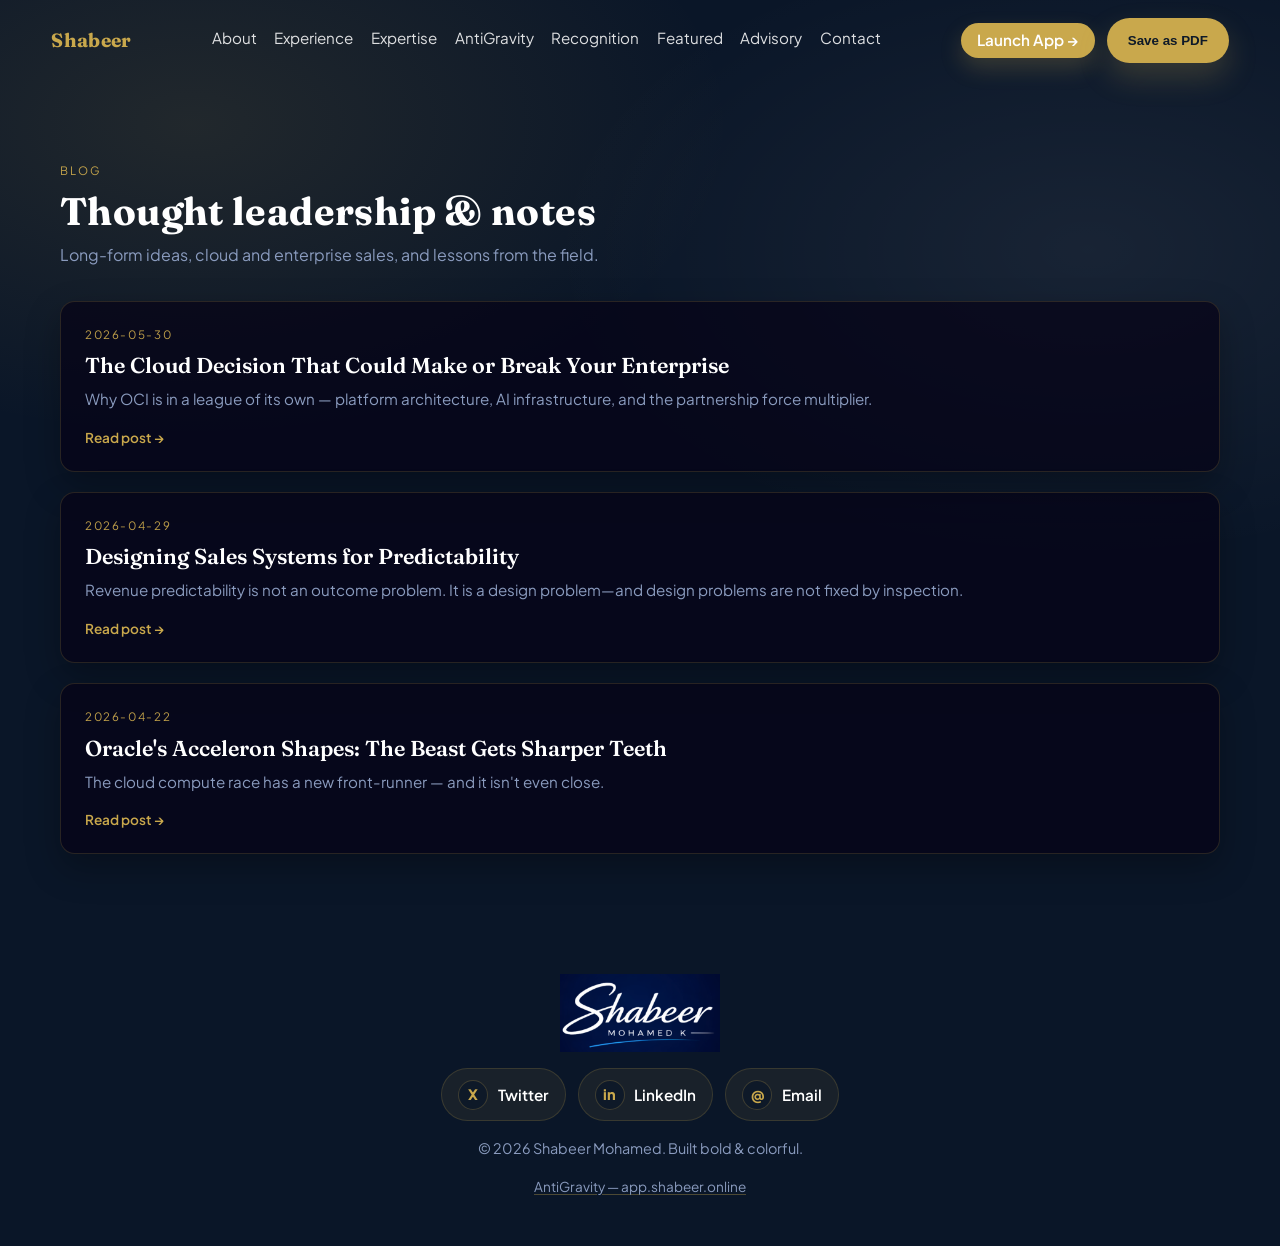
<file: blog/index.html>
<!DOCTYPE html>
<html lang="en">
  <head>
    <meta charset="UTF-8" />
    <meta name="viewport" content="width=device-width, initial-scale=1.0" />
    <title>Blog | Shabeer Mohamed</title>
    <link rel="canonical" href="https://www.shabeer.online/blog/" />
    <meta name="robots" content="index,follow" />
    <meta name="description" content="Thought leadership and notes from Shabeer Mohamed." />
    <meta name="theme-color" content="#0a1628" />
    <link rel="icon" href="../logo1.png" type="image/png" sizes="96x96" />
    <link rel="preconnect" href="https://fonts.googleapis.com" />
    <link rel="preconnect" href="https://fonts.gstatic.com" crossorigin />
    <link
      href="https://fonts.googleapis.com/css2?family=Fraunces:opsz,wght@9..144,500;9..144,600;9..144,700&family=Plus+Jakarta+Sans:wght@400;500;600&display=swap"
      rel="stylesheet"
    />
    <link rel="stylesheet" href="../styles.css" />
  </head>
  <body>
    <header class="site-header" data-header>
      <a class="wordmark" href="/">Shabeer</a>

      <nav class="main-nav" data-nav>
        <a href="/#about">About</a>
        <a href="/#experience">Experience</a>
        <a href="/#skills">Expertise</a>
        <a href="/#antigravity">AntiGravity</a>
        <a href="/#recommendations">Recognition</a>
        <a href="/#featured">Featured</a>
        <a href="/#projects">Advisory</a>
        <a class="nav-blog-hidden" href="/blog/">Blog</a>
        <a href="/#contact">Contact</a>
      </nav>

      <div class="header-actions">
        <a
          class="nav-launch-cta"
          href="https://app.shabeer.online"
          target="_blank"
          rel="noopener noreferrer"
        >
          Launch App →
        </a>
        <button
          id="download-pdf"
          class="btn btn-gold"
          type="button"
          title="Opens print — in Chrome choose Destination: Save as PDF"
        >
          Save as PDF
        </button>
        <button class="nav-toggle" aria-label="Open menu" data-nav-toggle>
          <span class="nav-toggle-bars" aria-hidden="true"></span>
        </button>
      </div>
    </header>

    <div class="nav-drawer" data-drawer aria-hidden="true">
      <div class="nav-drawer-inner">
        <button class="drawer-close" type="button" aria-label="Close menu" data-drawer-close>✕</button>
        <nav class="drawer-links" aria-label="Mobile navigation">
          <a href="/#about">About</a>
          <a href="/#experience">Experience</a>
          <a href="/#skills">Expertise</a>
          <a href="/#antigravity">AntiGravity</a>
          <a href="/#recommendations">Recognition</a>
          <a href="/#featured">Featured</a>
          <a href="/#projects">Advisory</a>
          <a class="nav-blog-hidden" href="/blog/">Blog</a>
          <a href="/#contact">Contact</a>
        </nav>
        <div class="drawer-cta">
          <button class="btn btn-gold" type="button" id="download-pdf-drawer" title="Print — Save as PDF in Chrome">
            Save as PDF
          </button>
          <a class="btn btn-ghost" href="https://www.linkedin.com/in/shabeermohamed/" target="_blank" rel="noreferrer">
            Connect on LinkedIn →
          </a>
        </div>
      </div>
    </div>

    <main class="blog-page-main">
      <section class="panel blog-list-panel">
        <header>
          <p class="eyebrow">Blog</p>
          <h2>Thought leadership &amp; notes</h2>
          <p class="section-subtitle">Long-form ideas, cloud and enterprise sales, and lessons from the field.</p>
        </header>
        <p class="blog-loading" id="blog-list-status">Loading posts…</p>
        <ul class="blog-post-list" id="blog-post-list" hidden></ul>
      </section>
    </main>

    <footer class="site-footer">
      <div class="footer-logo">
        <img src="../logo2.png" alt="Shabeer personal logo" loading="lazy" decoding="async" />
      </div>
      <div class="footer-badges" aria-label="Social and contact links">
        <a class="footer-badge" href="https://x.com/shabeermohamed" target="_blank" rel="noreferrer" aria-label="Twitter profile">
          <span class="footer-badge-icon" aria-hidden="true">X</span>
          <span class="footer-badge-text">Twitter</span>
        </a>
        <a class="footer-badge" href="https://www.linkedin.com/in/shabeermohamed/" target="_blank" rel="noreferrer" aria-label="LinkedIn profile">
          <span class="footer-badge-icon" aria-hidden="true">in</span>
          <span class="footer-badge-text">LinkedIn</span>
        </a>
        <a class="footer-badge" href="mailto:shabeer_mk@outlook.com" aria-label="Email Shabeer">
          <span class="footer-badge-icon" aria-hidden="true">@</span>
          <span class="footer-badge-text">Email</span>
        </a>
      </div>
      <p>© <span id="year"></span> Shabeer Mohamed. Built bold &amp; colorful.</p>
      <p class="footer-antigravity">
        <a href="https://app.shabeer.online" target="_blank" rel="noopener noreferrer">AntiGravity — app.shabeer.online</a>
      </p>
    </footer>

    <script src="./blog-shell.js" defer></script>
    <script>
      document.getElementById("download-pdf-drawer")?.addEventListener("click", () => {
        document.getElementById("download-pdf")?.click();
      });

      (async function () {
        const statusEl = document.getElementById("blog-list-status");
        const listEl = document.getElementById("blog-post-list");
        try {
          const res = await fetch("./posts-manifest.json", { cache: "no-store" });
          if (!res.ok) throw new Error("Manifest not found");
          const data = await res.json();
          const posts = Array.isArray(data.posts) ? data.posts : [];
          posts.sort((a, b) => String(b.date).localeCompare(String(a.date)));
          if (posts.length === 0) {
            statusEl.textContent = "No posts yet.";
            return;
          }
          statusEl.hidden = true;
          listEl.hidden = false;
          listEl.innerHTML = posts
            .map(
              (p) => `
            <li class="blog-post-card">
              <a class="blog-post-card-link" href="${escapeHtml(p.url || `./post.html?slug=${encodeURIComponent(p.slug)}`)}">
                <time class="blog-post-date" datetime="${p.date}">${p.date}</time>
                <h3 class="blog-post-title">${escapeHtml(p.title)}</h3>
                <p class="blog-post-excerpt">${escapeHtml(p.excerpt || "")}</p>
                <span class="blog-post-read">Read post →</span>
              </a>
            </li>`
            )
            .join("");
        } catch (e) {
          statusEl.textContent = "Could not load the post list. Try again later.";
        }
      })();

      function escapeHtml(s) {
        return String(s)
          .replace(/&/g, "&amp;")
          .replace(/</g, "&lt;")
          .replace(/>/g, "&gt;")
          .replace(/"/g, "&quot;");
      }
    </script>
  </body>
</html>
</file>
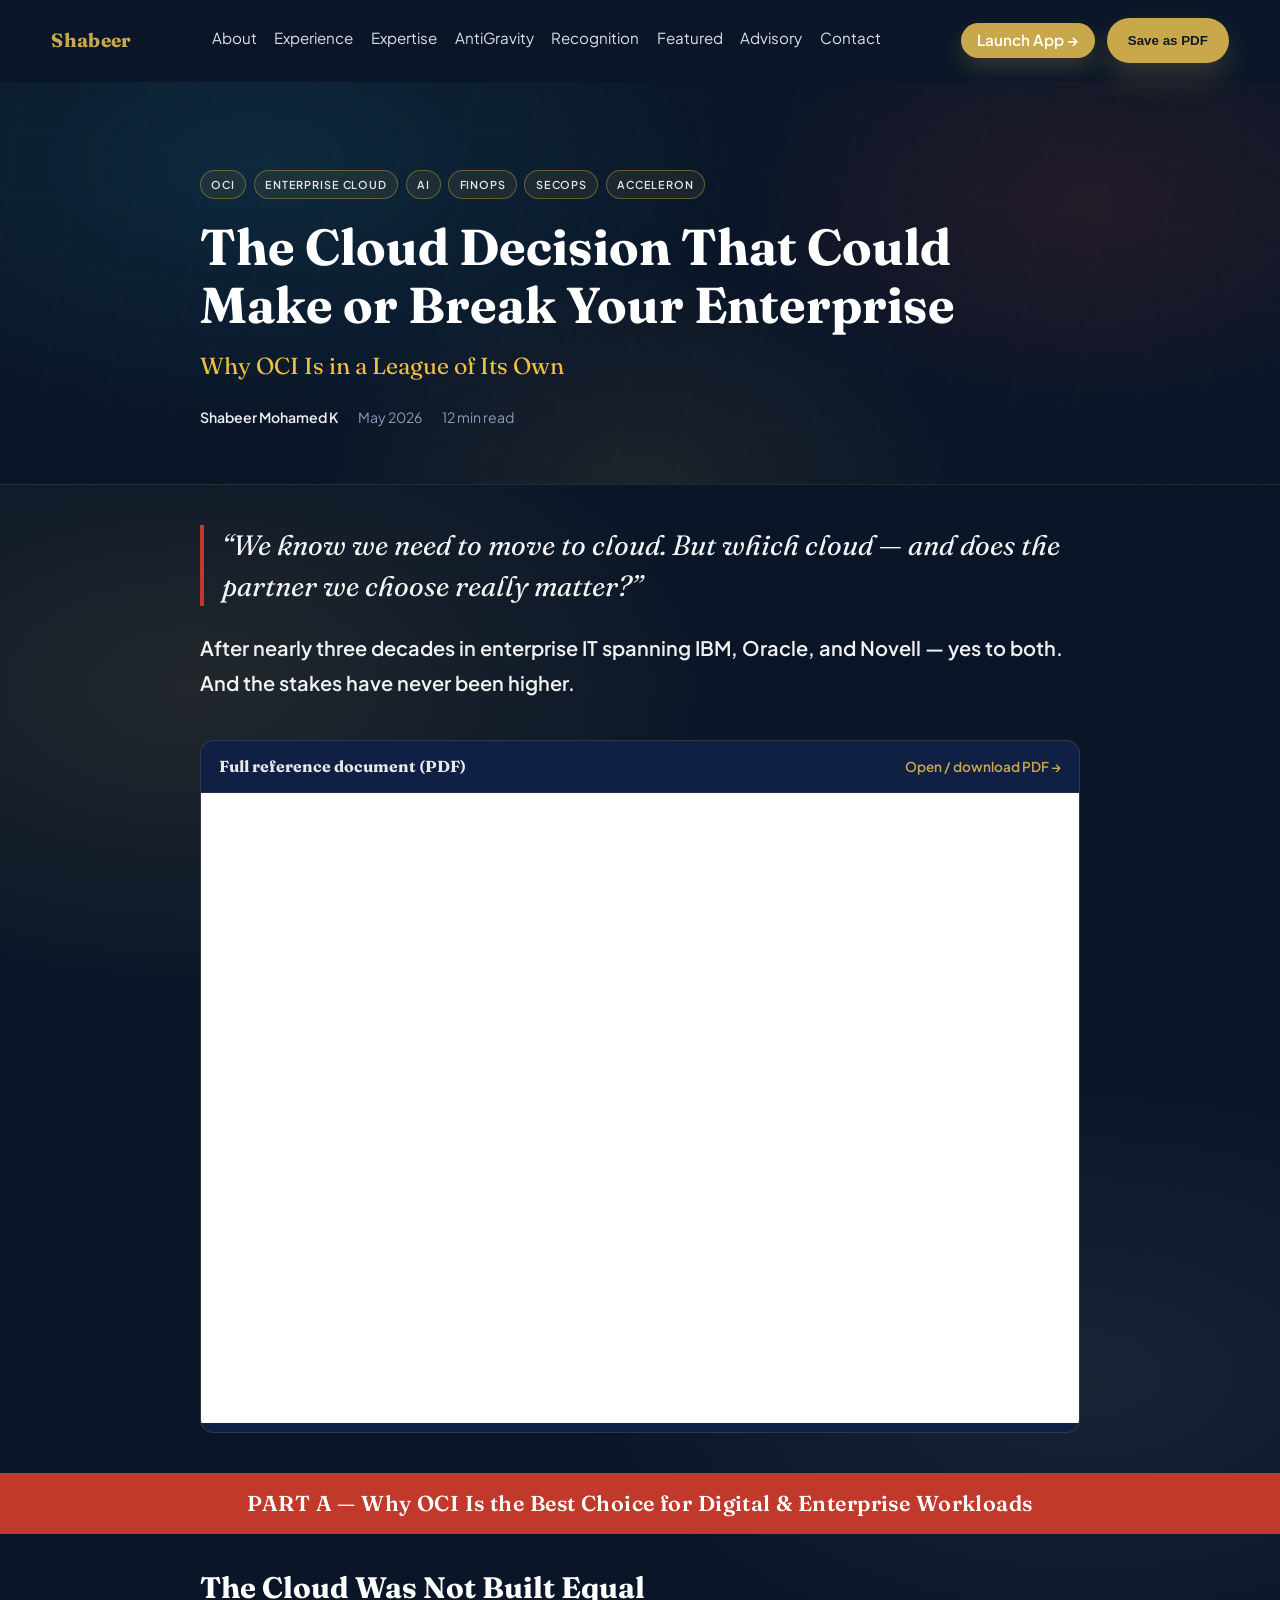
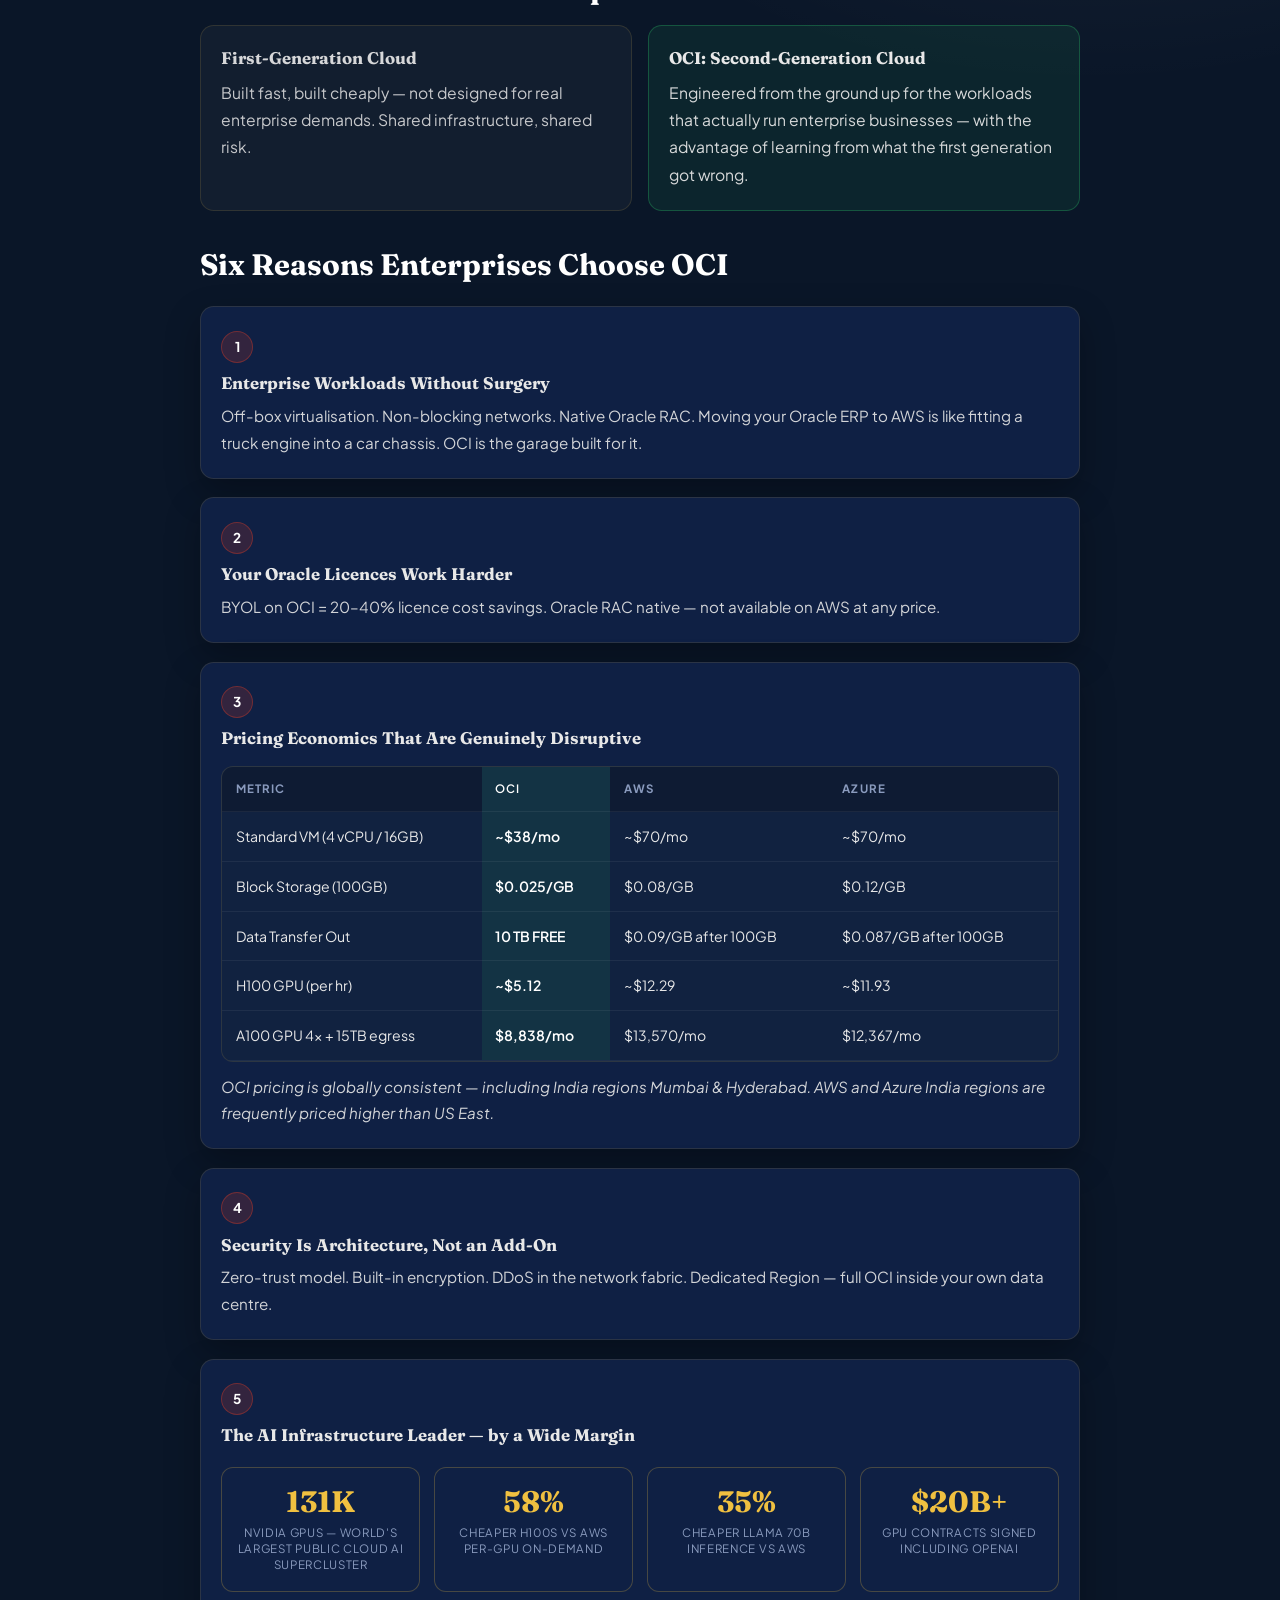
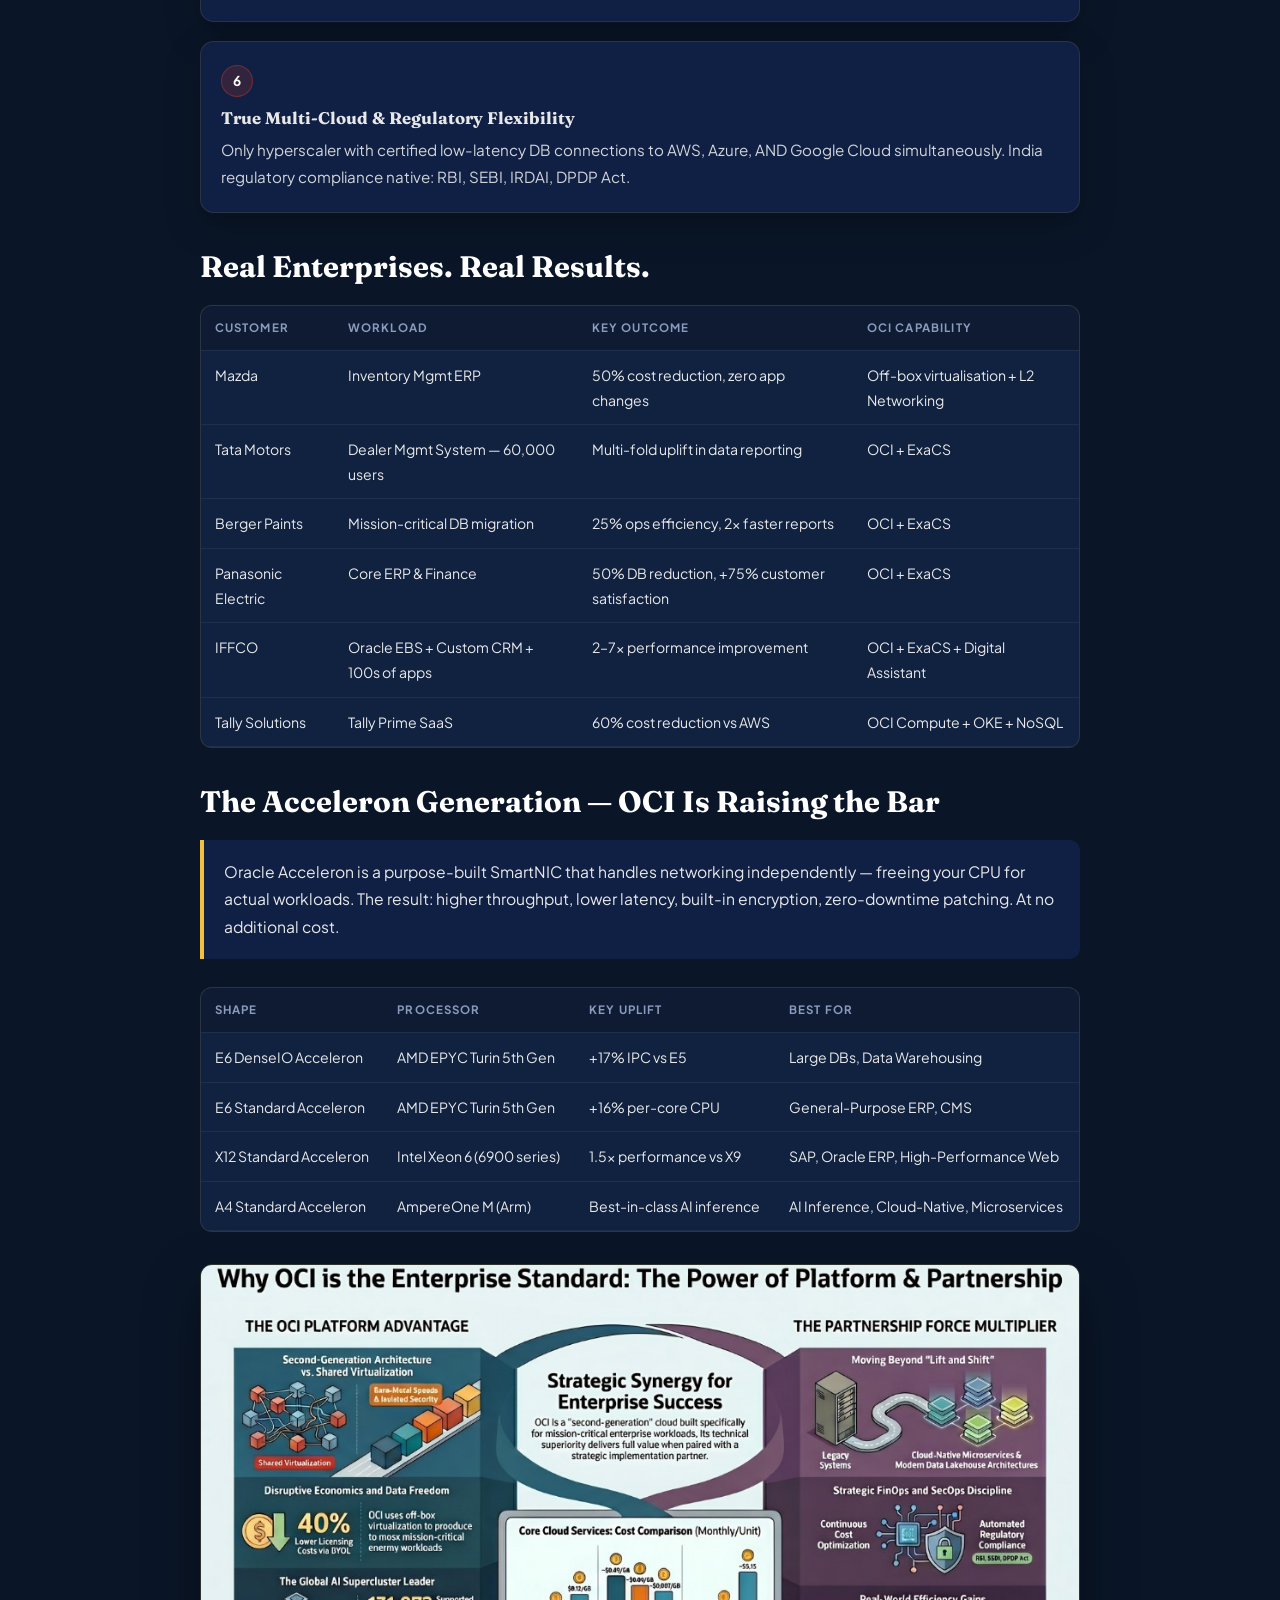
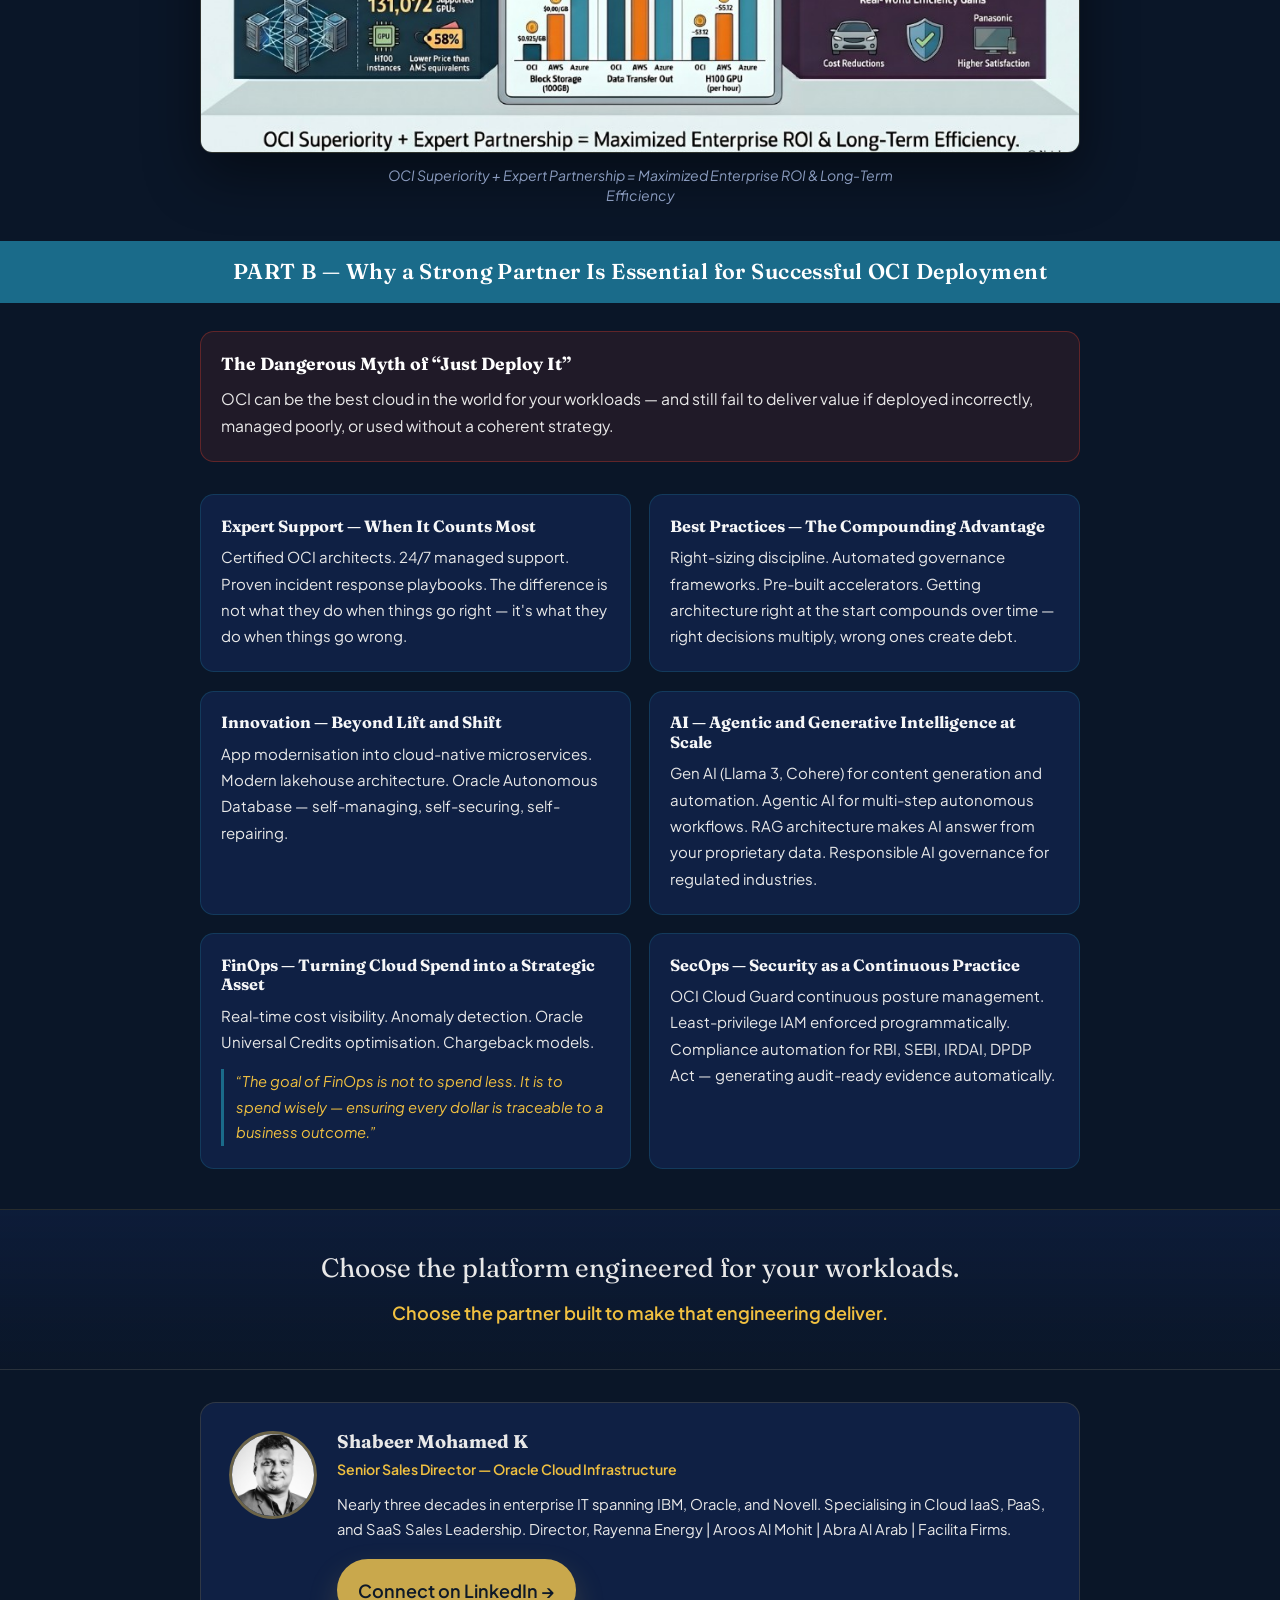
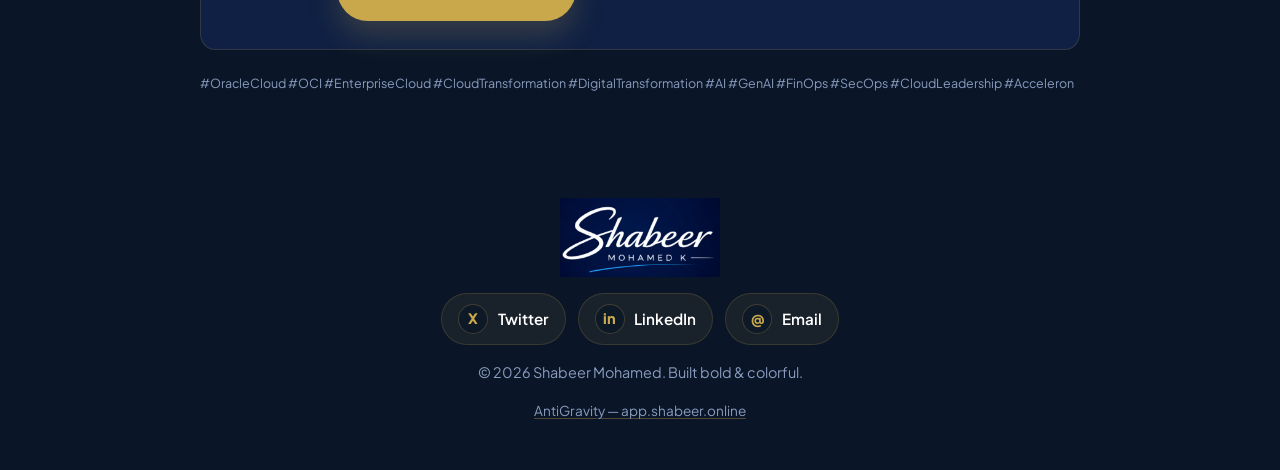
<file: blog/oci-enterprise-cloud-decision.html>
<!DOCTYPE html>
<html lang="en">
  <head>
    <meta charset="UTF-8" />
    <meta name="viewport" content="width=device-width, initial-scale=1.0" />
    <title>The Cloud Decision That Could Make or Break Your Enterprise | Shabeer Mohamed</title>
    <link rel="canonical" href="https://www.shabeer.online/blog/oci-enterprise-cloud-decision.html" />
    <meta name="robots" content="index,follow" />
    <meta name="theme-color" content="#0a1628" />
    <meta
      name="description"
      content="Why Oracle Cloud Infrastructure is in a league of its own for enterprise workloads — and why the partner you choose matters just as much."
    />
    <meta property="og:title" content="The Cloud Decision That Could Make or Break Your Enterprise" />
    <meta
      property="og:description"
      content="Why OCI is in a league of its own — platform architecture, AI infrastructure, and the partnership force multiplier."
    />
    <meta property="og:url" content="https://www.shabeer.online/blog/oci-enterprise-cloud-decision.html" />
    <meta property="og:type" content="article" />
    <meta
      property="og:image"
      content="https://www.shabeer.online/blog/Enterprise_Cloud_Platform_Partnership_Strategy.png"
    />
    <meta name="twitter:card" content="summary_large_image" />
    <meta name="twitter:title" content="The Cloud Decision That Could Make or Break Your Enterprise" />
    <meta
      name="twitter:description"
      content="Why OCI is in a league of its own for digital and enterprise workloads."
    />
    <meta
      name="twitter:image"
      content="https://www.shabeer.online/blog/Enterprise_Cloud_Platform_Partnership_Strategy.png"
    />
    <link rel="icon" href="../logo1.png" type="image/png" sizes="96x96" />
    <link rel="preconnect" href="https://fonts.googleapis.com" />
    <link rel="preconnect" href="https://fonts.gstatic.com" crossorigin />
    <link
      href="https://fonts.googleapis.com/css2?family=Fraunces:opsz,wght@9..144,500;9..144,600;9..144,700&family=Plus+Jakarta+Sans:wght@400;500;600&display=swap"
      rel="stylesheet"
    />
    <link rel="stylesheet" href="../styles.css" />
    <link rel="stylesheet" href="./oci-post.css" />
  </head>
  <body class="oci-page">
    <nav class="oci-sticky-crumb" id="oci-sticky-crumb" aria-hidden="true">
      <a href="./">← Back to Blog</a>
    </nav>

    <header class="site-header" data-header>
      <a class="wordmark" href="/">Shabeer</a>
      <nav class="main-nav" data-nav>
        <a href="/#about">About</a>
        <a href="/#experience">Experience</a>
        <a href="/#skills">Expertise</a>
        <a href="/#antigravity">AntiGravity</a>
        <a href="/#recommendations">Recognition</a>
        <a href="/#featured">Featured</a>
        <a href="/#projects">Advisory</a>
        <a class="nav-blog-hidden" href="/blog/">Blog</a>
        <a href="/#contact">Contact</a>
      </nav>
      <div class="header-actions">
        <a class="nav-launch-cta" href="https://app.shabeer.online" target="_blank" rel="noopener noreferrer">Launch App →</a>
        <button id="download-pdf" class="btn btn-gold" type="button" title="Print — Save as PDF">Save as PDF</button>
        <button class="nav-toggle" aria-label="Open menu" data-nav-toggle>
          <span class="nav-toggle-bars" aria-hidden="true"></span>
        </button>
      </div>
    </header>

    <div class="nav-drawer" data-drawer aria-hidden="true">
      <div class="nav-drawer-inner">
        <button class="drawer-close" type="button" aria-label="Close menu" data-drawer-close>✕</button>
        <nav class="drawer-links" aria-label="Mobile navigation">
          <a href="/#about">About</a>
          <a href="/#experience">Experience</a>
          <a href="/#skills">Expertise</a>
          <a href="/#antigravity">AntiGravity</a>
          <a href="/#recommendations">Recognition</a>
          <a href="/#featured">Featured</a>
          <a href="/#projects">Advisory</a>
          <a class="nav-blog-hidden" href="/blog/">Blog</a>
          <a href="/#contact">Contact</a>
        </nav>
        <div class="drawer-cta">
          <button class="btn btn-gold" type="button" id="download-pdf-drawer">Save as PDF</button>
          <a class="btn btn-ghost" href="https://www.linkedin.com/in/shabeermohamed/" target="_blank" rel="noreferrer">Connect on LinkedIn →</a>
        </div>
      </div>
    </div>

    <main>
      <header class="oci-hero">
        <div class="oci-hero-bg" aria-hidden="true"></div>
        <div class="oci-hero-grid" aria-hidden="true"></div>
        <div class="oci-hero-inner">
          <div class="oci-tags">
            <span class="oci-tag">OCI</span>
            <span class="oci-tag">Enterprise Cloud</span>
            <span class="oci-tag">AI</span>
            <span class="oci-tag">FinOps</span>
            <span class="oci-tag">SecOps</span>
            <span class="oci-tag">Acceleron</span>
          </div>
          <h1>The Cloud Decision That Could Make or Break Your Enterprise</h1>
          <p class="oci-hero-sub">Why OCI Is in a League of Its Own</p>
          <div class="oci-byline">
            <span><strong>Shabeer Mohamed K</strong></span>
            <span>May 2026</span>
            <span>12 min read</span>
          </div>
        </div>
      </header>

      <article class="oci-article">
        <p class="oci-pull reveal">
          &ldquo;We know we need to move to cloud. But which cloud — and does the partner we choose really matter?&rdquo;
        </p>
        <p class="oci-lede reveal">
          After nearly three decades in enterprise IT spanning IBM, Oracle, and Novell — yes to both. And the stakes have never been higher.
        </p>

        <div class="oci-pdf-block reveal">
          <header>
            <h3>Full reference document (PDF)</h3>
            <a href="./The-Cloud-Decision-That-Could-Make-or-Break-Your-Enterprise.pdf" target="_blank" rel="noopener noreferrer">Open / download PDF →</a>
          </header>
          <p class="oci-pdf-mobile-note">PDF preview works best on desktop — use the link above to open on mobile.</p>
          <iframe
            class="oci-pdf-embed"
            title="The Cloud Decision That Could Make or Break Your Enterprise — PDF"
            src="./The-Cloud-Decision-That-Could-Make-or-Break-Your-Enterprise.pdf"
          ></iframe>
        </div>

        <div class="oci-part-banner oci-part-banner--a reveal">
          PART A — Why OCI Is the Best Choice for Digital &amp; Enterprise Workloads
        </div>

        <h2 class="oci-section-title reveal">The Cloud Was Not Built Equal</h2>
        <div class="oci-compare reveal">
          <div class="oci-compare-card oci-compare-card--muted">
            <h3>First-Generation Cloud</h3>
            <p>Built fast, built cheaply — not designed for real enterprise demands. Shared infrastructure, shared risk.</p>
          </div>
          <div class="oci-compare-card oci-compare-card--accent">
            <h3>OCI: Second-Generation Cloud</h3>
            <p>Engineered from the ground up for the workloads that actually run enterprise businesses — with the advantage of learning from what the first generation got wrong.</p>
          </div>
        </div>

        <h2 class="oci-section-title reveal">Six Reasons Enterprises Choose OCI</h2>
        <div class="oci-pillars">
          <article class="oci-pillar reveal">
            <span class="oci-pillar-num">1</span>
            <h3>Enterprise Workloads Without Surgery</h3>
            <p>Off-box virtualisation. Non-blocking networks. Native Oracle RAC. Moving your Oracle ERP to AWS is like fitting a truck engine into a car chassis. OCI is the garage built for it.</p>
          </article>
          <article class="oci-pillar reveal">
            <span class="oci-pillar-num">2</span>
            <h3>Your Oracle Licences Work Harder</h3>
            <p>BYOL on OCI = 20–40% licence cost savings. Oracle RAC native — not available on AWS at any price.</p>
          </article>
          <article class="oci-pillar reveal">
            <span class="oci-pillar-num">3</span>
            <h3>Pricing Economics That Are Genuinely Disruptive</h3>
            <div class="oci-table-wrap">
              <table class="oci-table">
                <thead>
                  <tr>
                    <th scope="col">Metric</th>
                    <th scope="col" class="oci-col-oci">OCI</th>
                    <th scope="col">AWS</th>
                    <th scope="col">Azure</th>
                  </tr>
                </thead>
                <tbody>
                  <tr>
                    <td>Standard VM (4 vCPU / 16GB)</td>
                    <td class="oci-col-oci">~$38/mo</td>
                    <td>~$70/mo</td>
                    <td>~$70/mo</td>
                  </tr>
                  <tr>
                    <td>Block Storage (100GB)</td>
                    <td class="oci-col-oci">$0.025/GB</td>
                    <td>$0.08/GB</td>
                    <td>$0.12/GB</td>
                  </tr>
                  <tr>
                    <td>Data Transfer Out</td>
                    <td class="oci-col-oci">10 TB FREE</td>
                    <td>$0.09/GB after 100GB</td>
                    <td>$0.087/GB after 100GB</td>
                  </tr>
                  <tr>
                    <td>H100 GPU (per hr)</td>
                    <td class="oci-col-oci">~$5.12</td>
                    <td>~$12.29</td>
                    <td>~$11.93</td>
                  </tr>
                  <tr>
                    <td>A100 GPU 4× + 15TB egress</td>
                    <td class="oci-col-oci">$8,838/mo</td>
                    <td>$13,570/mo</td>
                    <td>$12,367/mo</td>
                  </tr>
                </tbody>
              </table>
            </div>
            <p class="oci-table-note">OCI pricing is globally consistent — including India regions Mumbai &amp; Hyderabad. AWS and Azure India regions are frequently priced higher than US East.</p>
          </article>
          <article class="oci-pillar reveal">
            <span class="oci-pillar-num">4</span>
            <h3>Security Is Architecture, Not an Add-On</h3>
            <p>Zero-trust model. Built-in encryption. DDoS in the network fabric. Dedicated Region — full OCI inside your own data centre.</p>
          </article>
          <article class="oci-pillar reveal">
            <span class="oci-pillar-num">5</span>
            <h3>The AI Infrastructure Leader — by a Wide Margin</h3>
            <div class="oci-stats">
              <div class="oci-stat">
                <div class="oci-stat-value" data-oci-count="131" data-count-suffix="K">0</div>
                <div class="oci-stat-label">NVIDIA GPUs — world's largest public cloud AI supercluster</div>
              </div>
              <div class="oci-stat">
                <div class="oci-stat-value" data-oci-count="58" data-count-suffix="%">0</div>
                <div class="oci-stat-label">Cheaper H100s vs AWS per-GPU on-demand</div>
              </div>
              <div class="oci-stat">
                <div class="oci-stat-value" data-oci-count="35" data-count-suffix="%">0</div>
                <div class="oci-stat-label">Cheaper Llama 70B inference vs AWS</div>
              </div>
              <div class="oci-stat">
                <div class="oci-stat-value" data-oci-count="20" data-count-prefix="$" data-count-suffix="B+">0</div>
                <div class="oci-stat-label">GPU contracts signed including OpenAI</div>
              </div>
            </div>
          </article>
          <article class="oci-pillar reveal">
            <span class="oci-pillar-num">6</span>
            <h3>True Multi-Cloud &amp; Regulatory Flexibility</h3>
            <p>Only hyperscaler with certified low-latency DB connections to AWS, Azure, AND Google Cloud simultaneously. India regulatory compliance native: RBI, SEBI, IRDAI, DPDP Act.</p>
          </article>
        </div>

        <h2 class="oci-section-title reveal">Real Enterprises. Real Results.</h2>
        <div class="oci-table-wrap reveal">
          <table class="oci-table">
            <thead>
              <tr>
                <th scope="col">Customer</th>
                <th scope="col">Workload</th>
                <th scope="col">Key Outcome</th>
                <th scope="col">OCI Capability</th>
              </tr>
            </thead>
            <tbody>
              <tr>
                <td>Mazda</td>
                <td>Inventory Mgmt ERP</td>
                <td>50% cost reduction, zero app changes</td>
                <td>Off-box virtualisation + L2 Networking</td>
              </tr>
              <tr>
                <td>Tata Motors</td>
                <td>Dealer Mgmt System — 60,000 users</td>
                <td>Multi-fold uplift in data reporting</td>
                <td>OCI + ExaCS</td>
              </tr>
              <tr>
                <td>Berger Paints</td>
                <td>Mission-critical DB migration</td>
                <td>25% ops efficiency, 2× faster reports</td>
                <td>OCI + ExaCS</td>
              </tr>
              <tr>
                <td>Panasonic Electric</td>
                <td>Core ERP &amp; Finance</td>
                <td>50% DB reduction, +75% customer satisfaction</td>
                <td>OCI + ExaCS</td>
              </tr>
              <tr>
                <td>IFFCO</td>
                <td>Oracle EBS + Custom CRM + 100s of apps</td>
                <td>2–7× performance improvement</td>
                <td>OCI + ExaCS + Digital Assistant</td>
              </tr>
              <tr>
                <td>Tally Solutions</td>
                <td>Tally Prime SaaS</td>
                <td>60% cost reduction vs AWS</td>
                <td>OCI Compute + OKE + NoSQL</td>
              </tr>
            </tbody>
          </table>
        </div>

        <h2 class="oci-section-title reveal">The Acceleron Generation — OCI Is Raising the Bar</h2>
        <div class="oci-callout reveal">
          <p>
            Oracle Acceleron is a purpose-built SmartNIC that handles networking independently — freeing your CPU for actual workloads. The result: higher throughput, lower latency, built-in encryption, zero-downtime patching. At no additional cost.
          </p>
        </div>
        <div class="oci-table-wrap reveal">
          <table class="oci-table">
            <thead>
              <tr>
                <th scope="col">Shape</th>
                <th scope="col">Processor</th>
                <th scope="col">Key Uplift</th>
                <th scope="col">Best For</th>
              </tr>
            </thead>
            <tbody>
              <tr>
                <td>E6 DenseIO Acceleron</td>
                <td>AMD EPYC Turin 5th Gen</td>
                <td>+17% IPC vs E5</td>
                <td>Large DBs, Data Warehousing</td>
              </tr>
              <tr>
                <td>E6 Standard Acceleron</td>
                <td>AMD EPYC Turin 5th Gen</td>
                <td>+16% per-core CPU</td>
                <td>General-Purpose ERP, CMS</td>
              </tr>
              <tr>
                <td>X12 Standard Acceleron</td>
                <td>Intel Xeon 6 (6900 series)</td>
                <td>1.5× performance vs X9</td>
                <td>SAP, Oracle ERP, High-Performance Web</td>
              </tr>
              <tr>
                <td>A4 Standard Acceleron</td>
                <td>AmpereOne M (Arm)</td>
                <td>Best-in-class AI inference</td>
                <td>AI Inference, Cloud-Native, Microservices</td>
              </tr>
            </tbody>
          </table>
        </div>

        <figure class="oci-figure oci-figure--infographic reveal">
          <div class="oci-figure-scroll" tabindex="0" role="region" aria-label="Infographic — swipe horizontally or tap to expand">
            <button type="button" class="oci-figure-zoom" id="oci-figure-open" aria-label="View infographic full screen">
              <img
                src="./Enterprise_Cloud_Platform_Partnership_Strategy.png"
                alt="Infographic: OCI platform advantage and partnership force multiplier — cost comparison and strategic synergy"
                width="1200"
                height="675"
                loading="lazy"
                decoding="async"
              />
            </button>
          </div>
          <p class="oci-figure-hint">Swipe to explore · Tap to expand</p>
          <figcaption>OCI Superiority + Expert Partnership = Maximized Enterprise ROI &amp; Long-Term Efficiency</figcaption>
        </figure>

        <div class="oci-part-banner oci-part-banner--b reveal">
          PART B — Why a Strong Partner Is Essential for Successful OCI Deployment
        </div>

        <div class="oci-myth reveal">
          <h3>The Dangerous Myth of &ldquo;Just Deploy It&rdquo;</h3>
          <p>
            OCI can be the best cloud in the world for your workloads — and still fail to deliver value if deployed incorrectly, managed poorly, or used without a coherent strategy.
          </p>
        </div>

        <div class="oci-partner-grid">
          <article class="oci-partner-card reveal">
            <h3>Expert Support — When It Counts Most</h3>
            <p>Certified OCI architects. 24/7 managed support. Proven incident response playbooks. The difference is not what they do when things go right — it's what they do when things go wrong.</p>
          </article>
          <article class="oci-partner-card reveal">
            <h3>Best Practices — The Compounding Advantage</h3>
            <p>Right-sizing discipline. Automated governance frameworks. Pre-built accelerators. Getting architecture right at the start compounds over time — right decisions multiply, wrong ones create debt.</p>
          </article>
          <article class="oci-partner-card reveal">
            <h3>Innovation — Beyond Lift and Shift</h3>
            <p>App modernisation into cloud-native microservices. Modern lakehouse architecture. Oracle Autonomous Database — self-managing, self-securing, self-repairing.</p>
          </article>
          <article class="oci-partner-card reveal">
            <h3>AI — Agentic and Generative Intelligence at Scale</h3>
            <p>Gen AI (Llama 3, Cohere) for content generation and automation. Agentic AI for multi-step autonomous workflows. RAG architecture makes AI answer from your proprietary data. Responsible AI governance for regulated industries.</p>
          </article>
          <article class="oci-partner-card reveal">
            <h3>FinOps — Turning Cloud Spend into a Strategic Asset</h3>
            <p>Real-time cost visibility. Anomaly detection. Oracle Universal Credits optimisation. Chargeback models.</p>
            <p class="oci-pull-inline">&ldquo;The goal of FinOps is not to spend less. It is to spend wisely — ensuring every dollar is traceable to a business outcome.&rdquo;</p>
          </article>
          <article class="oci-partner-card reveal">
            <h3>SecOps — Security as a Continuous Practice</h3>
            <p>OCI Cloud Guard continuous posture management. Least-privilege IAM enforced programmatically. Compliance automation for RBI, SEBI, IRDAI, DPDP Act — generating audit-ready evidence automatically.</p>
          </article>
        </div>

        <div class="oci-close reveal">
          <p>Choose the platform engineered for your workloads.</p>
          <span class="oci-close-gold">Choose the partner built to make that engineering deliver.</span>
        </div>

        <aside class="oci-author reveal">
          <img src="../profile-photo.jpg" alt="Shabeer Mohamed K" width="88" height="88" loading="lazy" decoding="async" />
          <div>
            <h3>Shabeer Mohamed K</h3>
            <p class="oci-role">Senior Sales Director — Oracle Cloud Infrastructure</p>
            <p>
              Nearly three decades in enterprise IT spanning IBM, Oracle, and Novell. Specialising in Cloud IaaS, PaaS, and SaaS Sales Leadership. Director, Rayenna Energy | Aroos Al Mohit | Abra Al Arab | Facilita Firms.
            </p>
            <a class="btn btn-gold" href="https://www.linkedin.com/in/shabeermohamed/" target="_blank" rel="noreferrer">Connect on LinkedIn →</a>
          </div>
        </aside>

        <p class="oci-hashtags reveal">
          #OracleCloud #OCI #EnterpriseCloud #CloudTransformation #DigitalTransformation #AI #GenAI #FinOps #SecOps #CloudLeadership #Acceleron
        </p>
      </article>
    </main>

    <div class="oci-lightbox" id="oci-lightbox" hidden role="dialog" aria-modal="true" aria-label="Infographic full screen view">
      <button type="button" class="oci-lightbox-close" id="oci-lightbox-close" aria-label="Close full screen view">✕</button>
      <div class="oci-lightbox-scroll">
        <img
          src="./Enterprise_Cloud_Platform_Partnership_Strategy.png"
          alt="Infographic: OCI platform advantage and partnership force multiplier"
          width="1200"
          height="675"
        />
      </div>
    </div>

    <footer class="site-footer">
      <div class="footer-logo">
        <img src="../logo2.png" alt="Shabeer personal logo" loading="lazy" decoding="async" />
      </div>
      <div class="footer-badges" aria-label="Social and contact links">
        <a class="footer-badge" href="https://x.com/shabeermohamed" target="_blank" rel="noreferrer" aria-label="Twitter profile">
          <span class="footer-badge-icon" aria-hidden="true">X</span>
          <span class="footer-badge-text">Twitter</span>
        </a>
        <a class="footer-badge" href="https://www.linkedin.com/in/shabeermohamed/" target="_blank" rel="noreferrer" aria-label="LinkedIn profile">
          <span class="footer-badge-icon" aria-hidden="true">in</span>
          <span class="footer-badge-text">LinkedIn</span>
        </a>
        <a class="footer-badge" href="mailto:shabeer_mk@outlook.com" aria-label="Email Shabeer">
          <span class="footer-badge-icon" aria-hidden="true">@</span>
          <span class="footer-badge-text">Email</span>
        </a>
      </div>
      <p>© <span id="year"></span> Shabeer Mohamed. Built bold &amp; colorful.</p>
      <p class="footer-antigravity">
        <a href="https://app.shabeer.online" target="_blank" rel="noopener noreferrer">AntiGravity — app.shabeer.online</a>
      </p>
    </footer>

    <script src="./blog-shell.js" defer></script>
    <script src="./oci-post.js" defer></script>
    <script>
      document.getElementById("download-pdf-drawer")?.addEventListener("click", () => {
        document.getElementById("download-pdf")?.click();
      });
    </script>
  </body>
</html>
</file>
<file: styles.css>
:root {
  --color-navy: #0a1628;
  --color-gold: #c9a84c;
  --color-white: #ffffff;
  --color-light: #f4f4f4;
  --color-muted: #8a9bbe;
  --bg: var(--color-navy);
  --card: rgba(255, 255, 255, 0.04);
  --text: var(--color-white);
  --muted: var(--color-muted);
  --border: rgba(201, 168, 76, 0.18);
  --radius: 1.15rem;
  --shadow: 0 22px 55px rgba(0, 0, 0, 0.35);
  --shadow-soft: 0 14px 35px rgba(0, 0, 0, 0.28);
  --container: min(1160px, 92vw);
}

*,
*::before,
*::after {
  box-sizing: border-box;
}

body {
  margin: 0;
  font-family: "Plus Jakarta Sans", system-ui, -apple-system, sans-serif;
  background: radial-gradient(900px 520px at 15% 10%, rgba(201, 168, 76, 0.12), transparent 60%),
    radial-gradient(900px 520px at 85% 20%, rgba(255, 255, 255, 0.06), transparent 60%),
    var(--bg);
  color: var(--text);
  line-height: 1.6;
  min-height: 100vh;
}

img {
  max-width: 100%;
  display: block;
}

a {
  color: inherit;
  text-decoration: none;
}

h1, h2, h3, p, li {
  text-rendering: optimizeLegibility;
}

/* Reveal animations */
.reveal {
  /* Default to visible so sections never disappear if JS doesn't run */
  opacity: 1;
  transform: translateY(14px);
}

.js-ready .reveal {
  opacity: 1;
  transform: translateY(14px);
  transition: opacity 520ms ease, transform 520ms ease;
}

.js-ready .reveal.is-in {
  opacity: 1;
  transform: translateY(0);
}

h1,
h2,
h3 {
  font-family: "Fraunces", serif;
  line-height: 1.2;
  margin: 0 0 0.5rem;
}

h4 {
  font-family: "Plus Jakarta Sans", system-ui, -apple-system, sans-serif;
  margin: 0 0 0.5rem;
}

p {
  margin: 0 0 1rem;
}

.container {
  width: var(--container);
  margin: 0 auto;
}

.eyebrow {
  text-transform: uppercase;
  letter-spacing: 0.18em;
  font-size: 0.72rem;
  color: rgba(201, 168, 76, 0.95);
  margin-bottom: 0.5rem;
}

.site-header {
  position: sticky;
  top: 0;
  z-index: 20;
  display: flex;
  align-items: center;
  justify-content: space-between;
  padding: 1.1rem 4vw;
  background: transparent;
  transition: background 220ms ease, box-shadow 220ms ease, border-color 220ms ease;
  border-bottom: 1px solid transparent;
}

.site-header.is-solid {
  background: rgba(10, 22, 40, 0.92);
  backdrop-filter: blur(12px);
  box-shadow: 0 14px 35px rgba(0, 0, 0, 0.28);
  border-bottom-color: rgba(201, 168, 76, 0.12);
}

.wordmark {
  font-family: "Fraunces", serif;
  font-weight: 700;
  font-size: 1.2rem;
  letter-spacing: 0.02em;
  color: var(--color-gold);
  white-space: nowrap;
}

.main-nav {
  display: flex;
  gap: 1.1rem;
  font-size: 0.95rem;
  align-items: center;
}

.main-nav a {
  position: relative;
  padding-bottom: 0.25rem;
  color: rgba(255, 255, 255, 0.86);
}

.main-nav a::after {
  content: "";
  position: absolute;
  inset: auto 0 -0.35rem 0;
  height: 2px;
  background: transparent;
  transition: background 0.25s ease;
}

.main-nav a:hover::after,
.main-nav a.active::after {
  background: var(--color-gold);
}

.nav-toggle {
  display: none;
  background: none;
  border: none;
  color: var(--text);
  padding: 0.25rem 0.35rem;
}

.nav-toggle-bars {
  width: 24px;
  height: 16px;
  position: relative;
  display: inline-block;
}

.nav-toggle-bars::before,
.nav-toggle-bars::after,
.nav-toggle-bars span {
  content: "";
  position: absolute;
  left: 0;
  right: 0;
  height: 2px;
  background: rgba(255, 255, 255, 0.88);
  border-radius: 999px;
}

.nav-toggle-bars::before {
  top: 0;
}

.nav-toggle-bars::after {
  bottom: 0;
}

.nav-toggle-bars span {
  top: 50%;
  transform: translateY(-50%);
}

.header-actions {
  display: flex;
  align-items: center;
  gap: 0.75rem;
}

.nav-launch-cta {
  display: inline-flex;
  align-items: center;
  justify-content: center;
  flex-shrink: 0;
  white-space: nowrap;
  padding: 0.5rem 1rem;
  border-radius: 999px;
  font-size: 0.95rem;
  font-weight: 600;
  font-family: inherit;
  line-height: 1.2;
  background: var(--color-gold);
  color: var(--color-white);
  text-decoration: none;
  box-shadow: 0 10px 22px rgba(201, 168, 76, 0.22);
  transition: transform 180ms ease, box-shadow 180ms ease, opacity 180ms ease;
}

.nav-launch-cta:hover {
  transform: translateY(-2px);
  opacity: 0.95;
}

.nav-launch-cta:visited {
  color: var(--color-white);
}

.nav-drawer {
  position: fixed;
  inset: 0;
  background: rgba(10, 22, 40, 0.86);
  backdrop-filter: blur(10px);
  opacity: 0;
  pointer-events: none;
  transition: opacity 220ms ease;
  z-index: 50;
}

.nav-drawer.is-open {
  opacity: 1;
  pointer-events: auto;
}

.nav-drawer-inner {
  position: absolute;
  inset: 0;
  padding: 1.25rem 6vw;
  display: grid;
  align-content: start;
  gap: 1.25rem;
}

.drawer-close {
  justify-self: end;
  background: transparent;
  border: 1px solid rgba(201, 168, 76, 0.25);
  color: var(--text);
  border-radius: 0.9rem;
  padding: 0.5rem 0.7rem;
  cursor: pointer;
}

.drawer-links {
  display: grid;
  gap: 0.9rem;
  margin-top: 0.5rem;
}

.drawer-links a {
  font-family: "Fraunces", serif;
  font-size: 1.5rem;
  color: rgba(255, 255, 255, 0.92);
}

.drawer-cta {
  margin-top: 0.75rem;
  display: grid;
  gap: 0.75rem;
}

main {
  padding: 0;
  display: flex;
  flex-direction: column;
  gap: 0;
}

/* Sections */
.panel {
  width: var(--container);
  margin: 0 auto;
  padding: 5rem 0;
}

.panel > header {
  margin-bottom: 2rem;
}

.panel h2 {
  font-size: clamp(1.8rem, 3vw, 2.6rem);
  letter-spacing: 0.01em;
}

.panel .section-subtitle {
  margin: 0;
  max-width: 62ch;
  color: var(--muted);
  font-size: 1rem;
  line-height: 1.65;
  font-family: "Plus Jakarta Sans", system-ui, -apple-system, sans-serif;
}

/* Premium cards (hover lift + gold reveal) */
.section-card,
.timeline article,
.duo article,
.skill-card,
.ag-card,
.highlight-grid article,
.projects .project-card,
form {
  background: rgba(255, 255, 255, 0.04);
  border: 1px solid rgba(201, 168, 76, 0.18);
  border-radius: var(--radius);
  box-shadow: var(--shadow-soft);
}

.timeline article,
.duo article,
.skill-card,
.ag-card,
.highlight-grid article,
.projects .project-card {
  position: relative;
  overflow: hidden;
  transition: transform 200ms ease, box-shadow 200ms ease, border-color 200ms ease;
}

.timeline article::before,
.duo article::before,
.skill-card::before,
.ag-card::before,
.highlight-grid article::before,
.projects .project-card::before {
  content: "";
  position: absolute;
  left: 0;
  right: 0;
  top: 0;
  height: 3px;
  background: linear-gradient(90deg, transparent, rgba(201, 168, 76, 0.95), transparent);
  transform: translateY(-4px);
  opacity: 0;
  transition: transform 200ms ease, opacity 200ms ease;
}

.timeline article:hover,
.duo article:hover,
.skill-card:hover,
.ag-card:hover,
.highlight-grid article:hover,
.projects .project-card:hover {
  transform: translateY(-4px);
  border-color: rgba(201, 168, 76, 0.35);
  box-shadow: 0 18px 55px rgba(0, 0, 0, 0.35);
}

.timeline article:hover::before,
.duo article:hover::before,
.skill-card:hover::before,
.ag-card:hover::before,
.highlight-grid article:hover::before,
.projects .project-card:hover::before {
  transform: translateY(0);
  opacity: 1;
}

.hero-premium {
  position: relative;
  min-height: 100vh;
  display: grid;
  align-content: center;
  padding: 7.5rem 0 0;
  /* Professional wallpaper-style background (softened by gradient overlay) */
  background:
    linear-gradient(135deg, rgba(10, 22, 40, 0.95), rgba(10, 22, 40, 0.72)),
    url(banner6.jpeg);
  background-size: cover;
  background-position: center;
  overflow: hidden;
}

.hero-bg {
  position: absolute;
  inset: 0;
  pointer-events: none;
}

.hero-gridlines {
  position: absolute;
  inset: -40% -40%;
  z-index: 1;
  background:
    linear-gradient(to right, rgba(201, 168, 76, 0.08) 1px, transparent 1px),
    linear-gradient(to bottom, rgba(201, 168, 76, 0.08) 1px, transparent 1px);
  background-size: 70px 70px;
  transform: rotate(12deg);
  animation: drift 18s linear infinite;
  opacity: 0.55;
}

@keyframes drift {
  0% { transform: rotate(12deg) translate3d(0, 0, 0); }
  100% { transform: rotate(12deg) translate3d(-70px, 70px, 0); }
}

.hero-layout {
  display: grid;
  grid-template-columns: 1.3fr 0.9fr;
  gap: 3rem;
  align-items: center;
  padding: 0 0 3.5rem;
  width: var(--container);
  margin: 0 auto;
  position: relative;
  z-index: 2;
}

.hero-eyebrow {
  text-transform: uppercase;
  letter-spacing: 0.18em;
  font-size: 0.78rem;
  color: rgba(201, 168, 76, 0.95);
  margin: 0 0 0.9rem;
}

.hero-title {
  font-size: clamp(2.35rem, 4.4vw, 3.9rem);
  letter-spacing: 0.01em;
  margin-bottom: 1rem;
}

.hero-subheadline {
  color: rgba(255, 255, 255, 0.78);
  font-size: 1.15rem;
  margin-bottom: 0.85rem;
}

.hero-body {
  color: rgba(255, 255, 255, 0.72);
  max-width: 62ch;
  margin-bottom: 1.6rem;
}

.hero-ctas-premium {
  display: flex;
  flex-wrap: wrap;
  gap: 0.9rem;
}

.btn {
  border: 1px solid transparent;
  border-radius: 999px;
  padding: 0.9rem 1.25rem;
  font-weight: 600;
  cursor: pointer;
  transition: transform 180ms ease, box-shadow 180ms ease, background 180ms ease, border-color 180ms ease;
  display: inline-flex;
  align-items: center;
  justify-content: center;
  gap: 0.5rem;
}

.btn:hover {
  transform: translateY(-2px);
}

.btn-gold {
  background: var(--color-gold);
  color: rgba(10, 22, 40, 0.98);
  box-shadow: 0 14px 30px rgba(201, 168, 76, 0.22);
}

.btn-ghost {
  background: transparent;
  color: rgba(255, 255, 255, 0.92);
  border-color: rgba(201, 168, 76, 0.5);
}

.icon-circle {
  width: 1.85rem;
  height: 1.85rem;
  border-radius: 999px;
  display: inline-flex;
  align-items: center;
  justify-content: center;
  font-size: 0.9rem;
  font-weight: 600;
}

.icon-email {
  background: rgba(10, 22, 40, 0.96);
  color: var(--color-gold);
}

.icon-linkedin {
  background: #0a66c2;
  color: #ffffff;
  letter-spacing: 0.02em;
}

.profile-wrap {
  position: relative;
  width: min(380px, 80vw);
  margin-left: auto;
}

.profile-photo {
  width: 100%;
  aspect-ratio: 1;
  border-radius: 999px;
  border: 3px solid rgba(201, 168, 76, 0.7);
  box-shadow: 0 0 0 10px rgba(201, 168, 76, 0.08), 0 25px 60px rgba(0, 0, 0, 0.45);
  height: auto;
  object-fit: cover;
}

.profile-badge {
  position: absolute;
  right: -10px;
  bottom: 22px;
  background: rgba(10, 22, 40, 0.92);
  border: 1px solid rgba(201, 168, 76, 0.35);
  color: rgba(255, 255, 255, 0.92);
  padding: 0.55rem 0.75rem;
  border-radius: 999px;
  box-shadow: 0 14px 35px rgba(0, 0, 0, 0.32);
  font-size: 0.9rem;
  white-space: nowrap;
}

/* Mobile-first hero adjustments to prevent right-edge clipping */
@media (max-width: 768px) {
  .hero-premium {
    overflow-x: visible;
  }

  .hero-layout {
    grid-template-columns: 1fr;
    gap: 1.75rem;
    padding: 0 0 2.75rem;
  }

  .profile-wrap {
    margin-left: 0;
    margin-right: 0;
    width: min(320px, 86vw);
    margin-inline: auto;
  }

  .profile-badge {
    right: auto;
    left: 50%;
    transform: translateX(-50%);
    bottom: 18px;
    max-width: 90%;
    white-space: normal;
    text-align: center;
  }
}

.hero-stats {
  border-top: 1px solid rgba(201, 168, 76, 0.18);
  background: rgba(10, 22, 40, 0.92);
  position: relative;
  z-index: 2;
}

.stats-row {
  width: var(--container);
  margin: 0 auto;
  display: grid;
  grid-template-columns: repeat(4, minmax(0, 1fr));
  gap: 1.25rem;
  padding: 1.25rem 0;
}

.stat {
  text-align: center;
}

.stat-value {
  font-family: "Fraunces", serif;
  font-size: clamp(1.8rem, 3vw, 2.6rem);
  color: var(--color-gold);
  letter-spacing: 0.02em;
}

.stat-label {
  color: rgba(255, 255, 255, 0.72);
  text-transform: uppercase;
  letter-spacing: 0.14em;
  font-size: 0.68rem;
  margin-top: 0.25rem;
}

.timeline article {
  padding: 1.5rem;
  border-radius: calc(var(--radius) * 0.8);
  background: rgba(5, 1, 20, 0.55);
  border: 1px solid var(--border);
}

.meta {
  color: var(--muted);
  font-size: 0.9rem;
  margin-bottom: 0.75rem;
}

.meta.meta-company {
  display: flex;
  align-items: center;
  gap: 0.65rem;
  flex-wrap: wrap;
}

.company-logo {
  height: 30px;
  width: auto;
  max-width: 170px;
  object-fit: contain;
  object-position: center;
  display: inline-block;
  vertical-align: middle;
  background: rgba(255, 255, 255, 0.96);
  padding: 5px 10px;
  border-radius: 12px;
  box-shadow: 0 10px 22px rgba(0, 0, 0, 0.22);
  flex-shrink: 0;
}

.company-logo--pwc {
  height: 32px;
  padding: 6px 12px;
}

@media (max-width: 600px) {
  .company-logo {
    height: 28px;
    max-width: 160px;
    padding: 4px 8px;
  }
}

.timeline ul {
  padding-left: 1rem;
  margin: 0;
}

.timeline li {
  margin-bottom: 0.35rem;
}

.duo .cards {
  display: grid;
  grid-template-columns: repeat(auto-fit, minmax(240px, 1fr));
  gap: 1.25rem;
}

.duo article {
  background: rgba(5, 1, 20, 0.6);
  padding: 1.5rem;
  border-radius: calc(var(--radius) * 0.8);
  border: 1px solid var(--border);
}

.about-wrapper {
  display: grid;
  grid-template-columns: repeat(auto-fit, minmax(280px, 1fr));
  gap: 2.5rem;
  align-items: center;
}

.about-wrapper {
  display: block;
}

.about-media {
  position: relative;
  display: flex;
  align-items: center;
  justify-content: center;
  justify-self: center;
  margin: 2rem auto 3rem;
}

.about-media img {
  width: 100%;
  max-width: 800px;
  height: auto;
  border-radius: calc(var(--radius) * 1.1);
  border: 3px solid transparent;
  background: linear-gradient(var(--card), var(--card)) padding-box,
    linear-gradient(135deg, var(--accent), var(--accent-alt)) border-box;
  box-shadow: 0 25px 50px rgba(5, 1, 20, 0.4);
  object-fit: contain;
  display: block;
}

.about-content p {
  margin-bottom: 1rem;
}

.about-list {
  margin: 0 0 1rem 1rem;
  padding-left: 1rem;
  color: var(--text);
  line-height: 1.5;
}

.pill-list {
  display: flex;
  flex-wrap: wrap;
  gap: 0.75rem;
  list-style: none;
  padding: 0;
  margin: 0;
}

.pill-list li {
  padding: 0.65rem 1.25rem;
  border-radius: 999px;
  border: 1px solid var(--accent-alt);
  background: rgba(54, 197, 240, 0.15);
}

.skill-grid {
  display: grid;
  grid-template-columns: repeat(auto-fit, minmax(220px, 1fr));
  gap: 1.25rem;
}

.skill-card {
  padding: 1.5rem;
  border-radius: calc(var(--radius) * 0.7);
  border: 1px solid var(--border);
  background: linear-gradient(145deg, rgba(255, 77, 166, 0.1), rgba(5, 1, 20, 0.7));
  transition: transform 0.2s ease, border-color 0.2s ease;
}

.skill-card:hover {
  transform: translateY(-4px);
  border-color: var(--accent);
}

/* Mirrors .skill-card: padding, border-radius, border, background, hover lift */
.ag-card {
  padding: 1.5rem;
  border-radius: calc(var(--radius) * 0.7);
  border: 1px solid var(--border);
  background: linear-gradient(145deg, rgba(255, 77, 166, 0.1), rgba(5, 1, 20, 0.7));
  display: flex;
  flex-direction: column;
  gap: 0.75rem;
  transition: transform 0.2s ease, border-color 0.2s ease;
}

.ag-card:hover {
  transform: translateY(-4px);
  border-color: rgba(201, 168, 76, 0.55);
}

.ag-card h3 {
  font-size: 1.1rem;
  font-weight: 600;
  margin: 0;
}

.ag-card p {
  font-size: 0.9rem;
  line-height: 1.6;
  color: var(--muted);
  margin: 0;
  flex: 1;
}

.ag-card-icon {
  font-size: 1.75rem;
  line-height: 1;
}

/* =============================================
   ANTIGRAVITY SECTION
   Added April 2026 — new product section
   ============================================= */

.ag-cards-grid {
  display: grid;
  grid-template-columns: repeat(3, minmax(0, 1fr));
  gap: 1.25rem;
  margin: 2.5rem 0;
}

.ag-status-badge {
  display: inline-block;
  font-size: 0.7rem;
  font-weight: 600;
  letter-spacing: 0.05em;
  text-transform: uppercase;
  padding: 0.25rem 0.6rem;
  border-radius: 999px;
  background: var(--color-gold);
  color: var(--color-white);
  width: fit-content;
}

.ag-status-badge.ag-status-soon {
  background: transparent;
  border: 1px solid var(--border);
  color: var(--muted);
}

.ag-stats-row {
  display: grid;
  grid-template-columns: repeat(4, minmax(0, 1fr));
  gap: 1.25rem;
  margin: 2.5rem 0;
  padding: 2rem 1.25rem;
  border-radius: calc(var(--radius) * 0.7);
  background: rgba(5, 1, 20, 0.65);
  border: 1px solid var(--border);
  box-shadow: var(--shadow-soft);
}

.ag-stat {
  text-align: center;
  display: flex;
  flex-direction: column;
  gap: 0.35rem;
}

.ag-stat-number {
  font-family: "Fraunces", serif;
  font-size: clamp(1.6rem, 2.8vw, 2.15rem);
  font-weight: 700;
  color: var(--color-gold);
  line-height: 1;
  letter-spacing: 0.02em;
}

.ag-stat-label {
  font-size: 0.68rem;
  color: rgba(255, 255, 255, 0.72);
  text-transform: uppercase;
  letter-spacing: 0.12em;
  line-height: 1.35;
}

.ag-cta-block {
  text-align: center;
  margin-top: 2.5rem;
  display: flex;
  flex-direction: column;
  align-items: center;
  gap: 0.75rem;
}

.ag-cta-primary {
  display: inline-block;
  padding: 0.875rem 2rem;
  border-radius: 999px;
  background: var(--color-gold);
  color: var(--color-white);
  font-weight: 600;
  font-size: 1rem;
  font-family: inherit;
  text-decoration: none;
  box-shadow: 0 14px 30px rgba(201, 168, 76, 0.22);
  transition: opacity 0.2s ease, transform 0.2s ease, box-shadow 0.2s ease;
}

.ag-cta-primary:hover {
  opacity: 0.92;
  transform: translateY(-2px);
}

.ag-cta-primary:visited {
  color: var(--color-white);
}

.ag-cta-subtext {
  font-size: 0.8rem;
  color: var(--muted);
  margin: 0;
}

@media (max-width: 768px) {
  .ag-cards-grid {
    grid-template-columns: 1fr;
  }

  .ag-stats-row {
    grid-template-columns: repeat(2, minmax(0, 1fr));
  }
}

.highlight-grid {
  display: grid;
  grid-template-columns: repeat(auto-fit, minmax(220px, 1fr));
  gap: 1rem;
}

.highlight-grid article {
  padding: 1.25rem;
  border-radius: calc(var(--radius) * 0.7);
  border: 1px solid var(--border);
  background: rgba(5, 1, 20, 0.65);
}

.projects .project-card {
  display: flex;
  flex-direction: column;
  gap: 0.5rem;
  border: 1px solid var(--border);
  border-radius: calc(var(--radius) * 0.8);
  padding: 2rem;
  background: rgba(5, 1, 20, 0.7);
}

.projects .project-card::after {
  content: "";
  display: block;
  clear: both;
}

.project-thumb {
  float: right;
  width: min(70%, 420px);
  border-radius: calc(var(--radius) * 0.6);
  border: 2px solid transparent;
  background: linear-gradient(var(--card), var(--card)) padding-box,
    linear-gradient(135deg, var(--accent), var(--accent-alt)) border-box;
  margin-left: 1.25rem;
  margin-bottom: 0.75rem;
  box-shadow: 0 15px 35px rgba(5, 1, 20, 0.5);
}

.project-images {
  display: flex;
  flex-wrap: wrap;
  gap: 1rem;
  margin: 1.5rem 0 1.75rem;
}

.project-images .project-image {
  flex: 1 1 0;
  min-width: 0;
  max-width: 48%;
  width: 100%;
  height: auto;
  border-radius: calc(var(--radius) * 0.6);
  border: 2px solid transparent;
  background: linear-gradient(var(--card), var(--card)) padding-box,
    linear-gradient(135deg, var(--accent), var(--accent-alt)) border-box;
  box-shadow: 0 15px 35px rgba(5, 1, 20, 0.5);
  display: block;
  object-fit: contain;
}

/* Advisory collage (board roles) */
.advisory-collage-wrap {
  margin: 1rem auto 1.25rem;
  width: 100%;
  display: block;
  padding: 0 0.25rem;
}

.advisory-collage {
  width: 100%;
  max-width: 440px;
  height: auto;
  display: block;
  margin: 0 auto;
  border-radius: calc(var(--radius) * 0.95);
  border: 3px solid transparent;
  background: linear-gradient(var(--card), var(--card)) padding-box,
    linear-gradient(135deg, var(--color-gold), rgba(201, 168, 76, 0.35)) border-box;
  box-shadow: var(--shadow-soft);
  object-fit: contain;
}

@media (min-width: 1025px) {
  .advisory-collage-wrap {
    float: right;
    width: min(42%, 460px);
    margin: 0 0 1rem 2rem;
  }

  .advisory-collage {
    max-width: none;
  }
}

@media (max-width: 900px) {
  .project-images {
    flex-direction: column;
    align-items: center;
    justify-content: center;
  }

  .project-images .project-image {
    max-width: 100%;
  }
}

.projects .tag {
  align-self: flex-start;
  padding: 0.4rem 0.9rem;
  border-radius: 999px;
  background: rgba(255, 179, 71, 0.2);
  border: 1px solid var(--accent-warm);
  font-size: 0.8rem;
  text-transform: uppercase;
  letter-spacing: 0.08em;
}

.projects .project-card a {
  color: var(--color-gold);
  text-decoration: underline;
  text-decoration-color: rgba(201, 168, 76, 0.5);
  text-underline-offset: 0.16em;
  transition: color 0.25s ease, text-decoration-color 0.25s ease;
}

.projects .project-card a:visited {
  color: #a889ff; /* blue/purple after visit */
}

.projects .project-card a:hover {
  color: var(--color-white);
  text-decoration-color: var(--color-gold);
}

/* Featured article links */
.article-list {
  list-style: disc;
  padding-left: 1.35rem;
  margin: 0;
  display: grid;
  gap: 0.65rem;
}

.article-list li {
  margin: 0;
}

.article-link {
  color: var(--color-gold);
  text-decoration: underline;
  text-decoration-color: rgba(201, 168, 76, 0.5);
  text-underline-offset: 0.16em;
  transition: color 0.25s ease, text-decoration-color 0.25s ease;
}

.article-link:visited {
  color: #a889ff; /* blue/purple after visit */
}

.article-link:hover {
  color: var(--color-white);
  text-decoration-color: var(--color-gold);
}

/* Blog nav link hidden until there are more posts — delete this block to show again */
.nav-blog-hidden {
  display: none !important;
}

/* Ensure nav links don't inherit visited color */
.main-nav a:visited,
.drawer-links a:visited {
  color: rgba(255, 255, 255, 0.86);
}

.project-banner {
  width: 100%;
  overflow: hidden;
}

.project-banner img {
  display: block;
  width: 100%;
  height: auto;
}

.skills-image {
  width: 100%;
  overflow: hidden;
}

.skills-image img {
  display: block;
  width: 100%;
  height: auto;
}

.contact-grid {
  display: grid;
  grid-template-columns: repeat(auto-fit, minmax(280px, 1fr));
  gap: 2rem;
  align-items: start;
}

.contact-image-wrapper {
  position: relative;
  margin-top: 2rem;
  display: flex;
  justify-content: center;
  align-items: center;
}

.contact-image-wrapper a {
  display: inline-block;
  transition: transform 0.2s ease, opacity 0.2s ease;
}

.contact-image-wrapper a:hover {
  transform: translateY(-2px);
  opacity: 0.9;
}

.contact-image {
  width: 100%;
  max-width: 600px;
  height: auto;
  border-radius: calc(var(--radius) * 0.8);
  border: 1px solid var(--border);
  box-shadow: 0 15px 35px rgba(5, 1, 20, 0.5);
  display: block;
  cursor: pointer;
}

.cta-buttons {
  display: flex;
  flex-direction: column;
  gap: 1rem;
}

form {
  display: flex;
  flex-direction: column;
  gap: 1rem;
  padding: 2rem;
  background: rgba(5, 1, 20, 0.6);
  border-radius: calc(var(--radius) * 0.9);
  border: 1px solid var(--border);
}

label {
  display: flex;
  flex-direction: column;
  gap: 0.35rem;
  font-weight: 600;
}

input,
textarea {
  background: rgba(12, 5, 30, 0.9);
  border: 1px solid transparent;
  border-radius: 0.75rem;
  padding: 0.85rem 1rem;
  color: var(--text);
  font-size: 1rem;
  font-family: inherit;
}

input:focus,
textarea:focus {
  outline: none;
  border-color: var(--accent);
  box-shadow: 0 0 0 2px rgba(255, 77, 166, 0.25);
}

.form-status {
  min-height: 1.5rem;
  font-size: 0.95rem;
  margin: 0;
}

.site-footer {
  text-align: center;
  padding: 2.5rem 1rem 3rem;
  color: var(--muted);
  font-size: 0.9rem;
}

.footer-logo {
  display: flex;
  justify-content: center;
  margin-bottom: 1rem;
}

.footer-logo img {
  max-width: 160px; /* doubled size for footer logo */
  height: auto;
  display: block;
}

.footer-badges {
  display: flex;
  align-items: center;
  justify-content: center;
  gap: 0.75rem;
  flex-wrap: wrap;
  margin-bottom: 1rem;
}

.footer-badge {
  display: inline-flex;
  align-items: center;
  gap: 0.6rem;
  padding: 0.65rem 1rem;
  border-radius: 999px;
  border: 1px solid var(--border);
  background: rgba(201, 168, 76, 0.08);
  color: var(--text);
  text-decoration: none;
  font-weight: 600;
  transition: transform 0.15s ease, background 0.15s ease, border-color 0.15s ease;
}

.footer-badge:hover {
  transform: translateY(-2px);
  background: rgba(201, 168, 76, 0.14);
  border-color: rgba(201, 168, 76, 0.55);
}

.footer-badge-icon {
  width: 30px;
  height: 30px;
  display: inline-flex;
  align-items: center;
  justify-content: center;
  border-radius: 999px;
  background: rgba(10, 22, 40, 0.65);
  border: 1px solid rgba(201, 168, 76, 0.25);
  color: var(--color-gold);
  font-weight: 800;
}

.footer-badge-text {
  font-size: 0.95rem;
}

@media (max-width: 600px) {
  .footer-badges {
    gap: 0.55rem;
    margin-bottom: 0.9rem;
  }

  .footer-badge {
    padding: 0.55rem 0.8rem;
  }

  .footer-badge-icon {
    width: 26px;
    height: 26px;
  }

  .footer-badge-text {
    font-size: 0.9rem;
  }
}

.site-footer .btn {
  font-size: 1rem;
  padding: 1rem 2rem;
  box-shadow: 0 10px 25px rgba(255, 77, 166, 0.25);
}

.site-footer .btn:disabled {
  opacity: 0.7;
  cursor: not-allowed;
  transform: none;
}

.site-footer .btn:disabled:hover {
  transform: none;
}

.footer-antigravity {
  margin: 0.85rem 0 0;
  font-size: 0.85rem;
}

.footer-antigravity a {
  color: var(--muted);
  text-decoration: underline;
  text-decoration-color: rgba(201, 168, 76, 0.35);
  text-underline-offset: 0.15em;
}

.footer-antigravity a:hover {
  color: var(--text);
  text-decoration-color: var(--color-gold);
}

.footer-antigravity a:visited {
  color: var(--muted);
}

@media (max-width: 900px) {
  .main-nav {
    position: fixed;
    inset: 0 0 auto;
    top: 64px;
    flex-direction: column;
    padding: 1rem 6vw 2rem;
    background: rgba(5, 1, 20, 0.95);
    transform: translateY(-120%);
    transition: transform 0.3s ease;
  }

  .main-nav.open {
    transform: translateY(0);
  }

  .nav-toggle {
    display: block;
  }
}

/* Laptop/Desktop specific styles */
@media (min-width: 1025px) {
  .about-wrapper {
    position: relative;
  }

  /* Only apply float to about-media within about-wrapper (About section) */
  .about-wrapper .about-media {
    float: right;
    margin: 0 0 1.5rem 2rem;
    max-width: 536px; /* Reduced by 33% from 800px */
    width: auto;
    display: block;
    shape-outside: margin-box; /* Better text wrapping around image */
  }

  .about-wrapper .about-media img {
    max-width: 100%;
    width: 536px;
    height: auto;
  }

  .about-content {
    margin-right: 0;
    overflow: visible; /* Allow text to wrap around floated image */
  }

  .about-content p {
    text-align: justify; /* Better text distribution */
  }

  .highlights-intro {
    margin-top: 1.5rem !important; /* Add spacing before Highlights include */
    margin-bottom: 0.5rem !important;
  }

  /* Ensure featured section image stays centered */
  #featured .about-media {
    float: none !important;
    display: flex !important;
    justify-content: center !important;
    align-items: center !important;
    margin: 2rem auto 3rem !important;
    max-width: 100% !important;
    width: 100% !important;
  }

  #featured .about-media img {
    max-width: 800px !important;
    width: 100% !important;
  }
}

@media (max-width: 1024px) {
  .project-banner {
    margin: 1.25rem auto 1.75rem !important;
  }

  .project-banner img {
    max-width: 100% !important;
    border-radius: calc(var(--radius) * 0.9) !important;
  }

  .skills-image {
    margin: 1.25rem auto 1.75rem !important;
  }

  .skills-image img {
    max-width: 100% !important;
    border-radius: calc(var(--radius) * 0.9) !important;
  }

  .hero-ctas {
    gap: 0.875rem;
  }

  .hero-ctas .btn {
    padding: 0.75rem 1.4rem;
    font-size: 0.95rem;
  }

  .slideshow-container {
    padding-bottom: 37.5%; /* Reduced by 25% from 50% for iPad */
  }

  .slide img {
    width: 100% !important;
    object-fit: cover !important; /* Fill the banner width on iPad */
  }

  .slideshow-prev,
  .slideshow-next {
    padding: 0.75rem 1rem;
    font-size: 1.2rem;
  }

  .slideshow-dots {
    bottom: 1rem;
  }

  .dot {
    width: 10px;
    height: 10px;
  }
}

@media (max-width: 600px) {
  .site-header {
    padding: 0.6rem 5vw; /* reduce header height for small/mobile views */
  }

  .header-actions {
    flex-wrap: wrap;
    justify-content: flex-end;
    row-gap: 0.5rem;
  }

  .nav-launch-cta {
    font-size: 0.85rem;
    padding: 0.45rem 0.85rem;
  }

  .hero {
    padding: 2.5rem 1.5rem;
  }

  .hero-banner-slideshow {
    margin-bottom: 1.5rem;
    max-width: 240px; /* Match hero-photo width on mobile */
  }

  .slideshow-container {
    padding-bottom: 60%; /* Original height for mobile */
  }

  .slide img {
    width: 100% !important;
    object-fit: cover !important; /* Fill the banner width on mobile */
  }

  .slideshow-prev,
  .slideshow-next {
    padding: 0.5rem 0.75rem;
    font-size: 1rem;
  }

  .slideshow-prev {
    left: 0.5rem;
  }

  .slideshow-next {
    right: 0.5rem;
  }

  .slideshow-dots {
    bottom: 0.75rem;
    gap: 0.4rem;
  }

  .dot {
    width: 8px;
    height: 8px;
  }

  .hero-photo img {
    max-width: 319px; /* 290px + 10% */
  }

  .hero-ctas {
    flex-direction: column;
    width: 100%;
  }

  .hero-ctas .btn {
    width: 100%;
    justify-content: center;
  }

  .panel {
    padding: 2rem;
  }

  /* Reduce side margins for readability on mobile */
  #skills.panel,
  #antigravity.panel,
  #recommendations.panel,
  #projects.panel,
  #experience.panel {
    padding-left: 1.25rem !important;
    padding-right: 1.25rem !important;
  }

  #skills.panel,
  #antigravity.panel,
  #recommendations.panel,
  #projects.panel,
  #experience.panel {
    max-width: 100%;
  }

  .project-banner {
    margin: 1rem auto 1.5rem !important;
  }

  .project-banner img {
    max-width: 100% !important;
    border-radius: calc(var(--radius) * 0.8) !important;
    border-width: 2px !important;
  }

  .skills-image {
    margin: 1rem auto 1.5rem !important;
  }

  .skills-image img {
    max-width: 100% !important;
    border-radius: calc(var(--radius) * 0.8) !important;
    border-width: 2px !important;
  }

  .projects .project-card {
    padding: 1.5rem;
  }
}

/* ----- Blog (listing + post) ----- */
.blog-page-main {
  flex: 1;
}

.blog-list-panel .blog-post-list {
  list-style: none;
  margin: 0;
  padding: 0;
  display: grid;
  gap: 1.25rem;
}

.blog-post-card {
  margin: 0;
  border-radius: calc(var(--radius) * 0.8);
  border: 1px solid var(--border);
  background: rgba(5, 1, 20, 0.65);
  box-shadow: var(--shadow-soft);
  transition: transform 200ms ease, border-color 200ms ease, box-shadow 200ms ease;
}

.blog-post-card:hover {
  transform: translateY(-3px);
  border-color: rgba(201, 168, 76, 0.35);
  box-shadow: 0 18px 55px rgba(0, 0, 0, 0.35);
}

.blog-post-card-link {
  display: block;
  padding: 1.5rem 1.5rem 1.35rem;
  color: inherit;
  text-decoration: none;
}

.blog-post-date {
  display: block;
  font-size: 0.72rem;
  text-transform: uppercase;
  letter-spacing: 0.14em;
  color: rgba(201, 168, 76, 0.95);
  margin-bottom: 0.5rem;
}

.blog-post-title {
  font-family: "Fraunces", serif;
  font-size: 1.35rem;
  font-weight: 600;
  margin: 0 0 0.5rem;
  line-height: 1.25;
}

.blog-post-excerpt {
  margin: 0;
  color: var(--muted);
  font-size: 0.95rem;
  line-height: 1.55;
}

.blog-post-read {
  display: inline-block;
  margin-top: 1rem;
  font-size: 0.85rem;
  font-weight: 600;
  color: var(--color-gold);
}

.blog-loading {
  color: var(--muted);
  margin: 0;
}

.blog-back {
  margin: 0 0 1.25rem;
}

.blog-back a {
  color: var(--color-gold);
  font-weight: 600;
  font-size: 0.95rem;
}

.blog-article-panel #post-title {
  font-size: clamp(1.85rem, 3.2vw, 2.75rem);
  margin-bottom: 0.35rem;
}

.blog-post-date--hero {
  font-size: 0.8rem;
  margin-bottom: 0;
}

.markdown-body {
  max-width: 68ch;
  margin-top: 2rem;
  font-size: 1.02rem;
  line-height: 1.7;
  color: rgba(255, 255, 255, 0.88);
}

.markdown-body h2,
.markdown-body h3 {
  font-family: "Fraunces", serif;
  margin: 2rem 0 0.65rem;
  color: var(--text);
}

.markdown-body h2 {
  font-size: 1.45rem;
}

.markdown-body h3 {
  font-size: 1.15rem;
}

.markdown-body p {
  margin: 0 0 1rem;
}

.markdown-body ul,
.markdown-body ol {
  margin: 0 0 1rem 1.25rem;
  padding: 0;
}

.markdown-body li {
  margin-bottom: 0.35rem;
}

.markdown-body a {
  color: var(--color-gold);
  text-decoration: underline;
  text-underline-offset: 0.15em;
}

.markdown-body code {
  font-size: 0.9em;
  background: rgba(255, 255, 255, 0.06);
  padding: 0.12em 0.35em;
  border-radius: 0.35rem;
}

.markdown-body pre {
  background: rgba(5, 1, 20, 0.85);
  border: 1px solid var(--border);
  border-radius: calc(var(--radius) * 0.55);
  padding: 1rem 1.1rem;
  overflow-x: auto;
  margin: 0 0 1.25rem;
}

.markdown-body blockquote {
  margin: 0 0 1rem;
  padding-left: 1rem;
  border-left: 3px solid rgba(201, 168, 76, 0.45);
  color: var(--muted);
}

/* ----- Blog Studio (private) ----- */
.studio-body .studio-main {
  padding-bottom: 4rem;
}

.studio-howto {
  margin: 0 0 1.75rem;
  padding: 1.1rem 1.25rem;
  border-radius: calc(var(--radius) * 0.65);
  border: 1px solid rgba(201, 168, 76, 0.35);
  background: rgba(201, 168, 76, 0.08);
}

.studio-howto-title {
  margin: 0 0 0.65rem;
  font-weight: 700;
  font-size: 0.95rem;
  color: var(--text);
}

.studio-howto-list {
  margin: 0;
  padding-left: 1.2rem;
  color: rgba(255, 255, 255, 0.88);
  font-size: 0.88rem;
  line-height: 1.55;
}

.studio-howto-list li {
  margin-bottom: 0.4rem;
}

.studio-section-label {
  margin: 2rem 0 0.65rem;
  font-size: 0.72rem;
  font-weight: 600;
  letter-spacing: 0.14em;
  text-transform: uppercase;
  color: rgba(201, 168, 76, 0.95);
}

.studio-wrap .studio-card {
  margin-top: 1.5rem;
  padding: 2rem 1.75rem;
  border-radius: calc(var(--radius) * 0.85);
  border: 1px solid rgba(255, 255, 255, 0.08);
  background: #141820;
  box-shadow: var(--shadow-soft);
}

.studio-label {
  display: block;
  font-size: 0.68rem;
  font-weight: 600;
  letter-spacing: 0.16em;
  text-transform: uppercase;
  color: rgba(255, 255, 255, 0.55);
  margin: 1.25rem 0 0.45rem;
}

.studio-label:first-of-type,
.studio-card > .studio-label:first-child {
  margin-top: 0;
}

.studio-label--small {
  margin-top: 0.75rem;
  font-size: 0.62rem;
}

.studio-input,
.studio-textarea {
  width: 100%;
  font-family: inherit;
  font-size: 0.95rem;
  color: var(--text);
  background: #0f1218;
  border: 1px solid rgba(255, 255, 255, 0.1);
  border-radius: 0.55rem;
  padding: 0.75rem 0.9rem;
}

.studio-textarea {
  resize: vertical;
  min-height: 10rem;
  line-height: 1.55;
}

.studio-input::placeholder,
.studio-textarea::placeholder {
  color: rgba(255, 255, 255, 0.38);
}

.studio-input-row {
  display: flex;
  gap: 0.5rem;
  align-items: stretch;
}

.studio-input--grow {
  flex: 1;
  min-width: 0;
}

.studio-inline-btn {
  flex-shrink: 0;
  padding: 0 1rem;
  border-radius: 0.55rem;
  border: 1px solid rgba(255, 255, 255, 0.18);
  background: rgba(255, 255, 255, 0.06);
  color: var(--text);
  font-weight: 600;
  font-size: 0.85rem;
  cursor: pointer;
  transition: background 0.15s ease, border-color 0.15s ease;
}

.studio-inline-btn:hover {
  background: rgba(255, 255, 255, 0.1);
  border-color: rgba(201, 168, 76, 0.35);
}

.studio-chip-row {
  display: flex;
  flex-wrap: wrap;
  gap: 0.45rem;
  margin-top: 0.5rem;
  min-height: 0;
}

.studio-chip {
  display: inline-flex;
  align-items: center;
  gap: 0.35rem;
  padding: 0.25rem 0.5rem 0.25rem 0.65rem;
  border-radius: 999px;
  font-size: 0.8rem;
  background: rgba(201, 168, 76, 0.12);
  border: 1px solid rgba(201, 168, 76, 0.25);
  color: rgba(255, 255, 255, 0.9);
}

.studio-chip button {
  background: none;
  border: none;
  color: rgba(255, 255, 255, 0.55);
  cursor: pointer;
  font-size: 1rem;
  line-height: 1;
  padding: 0 0.15rem;
}

.studio-chip button:hover {
  color: var(--color-white);
}

.studio-actions-top {
  margin-top: 1.75rem;
}

.studio-generate-btn {
  width: 100%;
  display: inline-flex;
  align-items: center;
  justify-content: center;
  gap: 0.5rem;
  padding: 0.95rem 1.25rem;
  border-radius: 0.65rem;
  border: 1px solid rgba(255, 255, 255, 0.22);
  background: #1e232d;
  color: var(--color-white);
  font-weight: 600;
  font-size: 1rem;
  font-family: inherit;
  cursor: pointer;
  transition: background 0.2s ease, border-color 0.2s ease, transform 0.2s ease;
}

.studio-generate-btn:hover {
  background: #252b38;
  border-color: rgba(201, 168, 76, 0.35);
  transform: translateY(-1px);
}

.studio-generate-btn:disabled {
  opacity: 0.55;
  cursor: not-allowed;
  transform: none;
}

.studio-status {
  min-height: 1.35rem;
  margin: 1rem 0 0;
  font-size: 0.9rem;
  color: var(--muted);
}

.studio-status[data-kind="ok"] {
  color: rgba(111, 220, 170, 0.95);
}

.studio-status[data-kind="err"] {
  color: #ff8da6;
}

.studio-publish-row {
  margin-top: 2rem;
  padding-top: 1.5rem;
  border-top: 1px solid rgba(255, 255, 255, 0.08);
  display: grid;
  gap: 1.25rem;
}

@media (min-width: 768px) {
  .studio-publish-row {
    grid-template-columns: 1fr auto;
    align-items: end;
  }
}

.studio-publish-buttons {
  display: flex;
  flex-wrap: wrap;
  gap: 0.65rem;
}

.studio-output {
  margin-top: 2rem;
  border: 1px solid rgba(255, 255, 255, 0.1);
  border-radius: calc(var(--radius) * 0.65);
  overflow: hidden;
  background: #0f1218;
}

.studio-tabs {
  display: flex;
  border-bottom: 1px solid rgba(255, 255, 255, 0.08);
}

.studio-tab {
  flex: 1;
  padding: 0.85rem 1rem;
  border: none;
  background: transparent;
  color: rgba(255, 255, 255, 0.55);
  font-weight: 600;
  font-size: 0.9rem;
  font-family: inherit;
  cursor: pointer;
  transition: color 0.15s ease, background 0.15s ease;
}

.studio-tab.is-active {
  color: var(--color-gold);
  background: rgba(201, 168, 76, 0.08);
}

.studio-tab-panes {
  padding: 1.25rem 1.35rem 1.5rem;
}

.studio-pane--plain {
  margin: 0;
}

.studio-linkedin-pre {
  margin: 0;
  white-space: pre-wrap;
  word-break: break-word;
  font-family: "Plus Jakarta Sans", system-ui, sans-serif;
  font-size: 0.95rem;
  line-height: 1.65;
  color: rgba(255, 255, 255, 0.88);
}

.studio-settings {
  margin-top: 2rem;
}

.studio-settings-toggle {
  width: 100%;
  text-align: left;
  padding: 0.75rem 1rem;
  border-radius: 0.55rem;
  border: 1px solid var(--border);
  background: rgba(255, 255, 255, 0.04);
  color: var(--text);
  font-weight: 600;
  font-family: inherit;
  cursor: pointer;
}

.studio-settings-panel {
  display: none;
  margin-top: 0.75rem;
  padding: 1.25rem;
  border-radius: calc(var(--radius) * 0.65);
  border: 1px solid var(--border);
  background: rgba(5, 1, 20, 0.55);
}

.studio-settings-panel.is-open {
  display: block;
}

.studio-settings-note {
  font-size: 0.85rem;
  color: var(--muted);
  margin: 0 0 1rem;
  line-height: 1.55;
}

.studio-settings-note a {
  color: var(--color-gold);
  text-decoration: underline;
}

.studio-manual {
  margin-top: 2rem;
  padding: 1rem 1.1rem;
  border-radius: calc(var(--radius) * 0.55);
  border: 1px dashed rgba(201, 168, 76, 0.35);
  background: rgba(201, 168, 76, 0.05);
}

.studio-manual summary {
  cursor: pointer;
  font-weight: 600;
  color: rgba(255, 255, 255, 0.88);
}

.studio-copy-prompt {
  margin: 0.75rem 0 1rem;
}

.studio-textarea--short {
  min-height: 5rem;
  margin-bottom: 0.65rem;
}

.studio-settings-grid {
  display: grid;
  gap: 0.75rem;
  margin: 0.75rem 0 1rem;
}

@media (min-width: 640px) {
  .studio-settings-grid {
    grid-template-columns: repeat(3, 1fr);
  }
}

/* --------------------------------------------------------------------------
   Print / Save as PDF (Chrome: Print → Save as PDF)
   Replaces html2pdf/html2canvas — those rasterized a narrow clipped strip.
   -------------------------------------------------------------------------- */
@media print {
  @page {
    margin: 14mm 12mm 14mm 12mm; /* slightly larger top/bottom; keep side margins similar */
    size: A4 portrait;
  }

  * {
    -webkit-print-color-adjust: exact !important;
    print-color-adjust: exact !important;
  }

  body {
    background: #fff !important;
    color: #0a1628 !important;
  }

  .site-header,
  .site-footer,
  .nav-drawer {
    display: none !important;
  }

  /* Hide chrome that does not belong on a CV PDF (do not hide a.btn — contact links) */
  .hero-ctas-premium,
  #contact-form,
  .form-status,
  button {
    display: none !important;
  }

  /* Contact CTAs: strip button chrome, keep as readable links */
  main .cta-buttons .btn {
    display: inline-flex !important;
    border: 1px solid #ccc !important;
    background: #fff !important;
    color: #0a1628 !important;
    box-shadow: none !important;
    padding: 0.2rem 0.5rem !important;
    font-size: 9pt !important;
    text-decoration: none !important;
  }

  main,
  main * {
    box-sizing: border-box !important;
    min-width: 0 !important;
  }

  main {
    --container: 100% !important;
    display: block !important;
    width: 100% !important;
    max-width: 100% !important;
    margin: 0 !important;
    padding: 0 !important;
    overflow: visible !important;
    font-size: 10pt !important;
    line-height: 1.4 !important;
  }

  main .container,
  main .hero-layout {
    width: 100% !important;
    max-width: 100% !important;
    margin: 0 !important;
    padding-left: 0 !important;
    padding-right: 0 !important;
  }

  main .hero.hero-premium {
    min-height: 0 !important;
    height: auto !important;
    overflow: visible !important;
    display: block !important;
    padding: 0 0 0.5rem !important;
    background: #f5f7fb !important;
    color: #0a1628 !important;
    page-break-after: avoid;
    break-inside: avoid;
  }

  main .hero-bg,
  main .hero-gridlines {
    display: none !important;
  }

  main .hero-layout {
    display: block !important;
  }

  main .hero-eyebrow {
    color: #5c4a1c !important;
    font-size: 8pt !important;
  }

  main .hero-title {
    font-size: 18pt !important;
    line-height: 1.2 !important;
    color: #0a1628 !important;
  }

  main .hero-subheadline,
  main .hero-body {
    font-size: 10pt !important;
    color: #1a2a44 !important;
    max-width: 100% !important;
  }

  main .profile-wrap {
    width: 100% !important;
    max-width: 200px !important;
    margin: 0.5rem auto !important;
  }

  main .profile-photo {
    width: 100% !important;
    max-width: 200px !important;
    height: auto !important;
    object-fit: contain !important;
    border: 2px solid #c9a84c !important;
    box-shadow: none !important;
  }

  main .hero-stats {
    padding: 0.35rem 0 !important;
    border-top: 1px solid #ddd !important;
    margin-top: 0.35rem !important;
  }

  main .stats-row {
    display: flex !important;
    flex-wrap: wrap !important;
    gap: 0.35rem !important;
  }

  main .stat-value {
    font-size: 12pt !important;
    color: #0a1628 !important;
  }

  main .stat-label {
    font-size: 7pt !important;
    color: #444 !important;
  }

  main section.panel {
    width: 100% !important;
    max-width: 100% !important;
    margin: 0 0 0.75rem !important;
    padding: 0.35rem 0 !important;
    page-break-inside: auto;
    break-inside: auto;
  }

  main .panel h2 {
    font-size: 14pt !important;
    color: #0a1628 !important;
    page-break-after: avoid;
  }

  main .panel h3 {
    font-size: 11pt !important;
    page-break-after: avoid;
  }

  main .panel h4 {
    font-size: 10pt !important;
  }

  main p,
  main li {
    font-size: 9pt !important;
    color: #1a2a44 !important;
  }

  main .meta,
  main .eyebrow {
    font-size: 8pt !important;
    color: #555 !important;
  }

  main .timeline article,
  main .projects .project-card,
  main .skill-card,
  main .ag-card,
  main .highlight-grid article,
  main .duo article,
  main form {
    overflow: visible !important;
    transform: none !important;
    box-shadow: none !important;
    border: 1px solid #ddd !important;
    background: #fafafa !important;
    break-inside: auto;
    page-break-inside: auto;
  }

  main .timeline article::before,
  main .projects .project-card::before,
  main .skill-card::before,
  main .ag-card::before,
  main .highlight-grid article::before {
    display: none !important;
  }

  main .contact-grid {
    display: block !important;
  }

  main .contact-image-wrapper {
    margin-top: 0.25rem !important;
  }

  main .contact-image,
  main .contact-image-wrapper img {
    max-width: 100% !important;
    height: auto !important;
    max-height: 220px !important;
    object-fit: contain !important;
  }

  main .project-images {
    flex-direction: column !important;
  }

  main .project-images .project-image {
    max-width: 100% !important;
    max-height: 200px !important;
    object-fit: contain !important;
  }

  main .about-wrapper {
    display: block !important;
  }

  main .about-media {
    float: none !important;
    width: 100% !important;
    max-width: 100% !important;
    margin: 0 0 0.35rem !important;
  }

  main img {
    max-width: 100% !important;
    height: auto !important;
    object-fit: contain !important;
  }

  main .company-logo {
    max-height: 18px !important;
  }

  main a {
    color: #1a3a6e !important;
    text-decoration: underline !important;
  }
}
</file>
<file: blog/oci-post.css>
/* OCI enterprise blog post — shabeer.online (mobile-first) */
:root {
  --oci-red: #c0392b;
  --oci-teal: #1a6b8a;
  --oci-gold: #f0c040;
  --oci-green: #27ae60;
  --oci-card: #0f2044;
  --oci-card-alt: #112240;
  --oci-body: #e8e8e8;
  --oci-max: min(920px, 100%);
  --oci-gutter: clamp(1rem, 4vw, 1.25rem);
}

.oci-page {
  overflow-x: clip;
}

.oci-page.oci-lightbox-open {
  overflow: hidden;
}

.oci-sticky-crumb {
  position: fixed;
  top: 4.25rem;
  left: 0;
  right: 0;
  z-index: 15;
  padding: 0.55rem 4vw;
  background: rgba(10, 22, 40, 0.94);
  backdrop-filter: blur(10px);
  border-bottom: 1px solid rgba(201, 168, 76, 0.15);
  transform: translateY(-120%);
  opacity: 0;
  transition: transform 0.25s ease, opacity 0.25s ease;
  pointer-events: none;
}

.oci-sticky-crumb.is-visible {
  transform: translateY(0);
  opacity: 1;
  pointer-events: auto;
}

.oci-sticky-crumb a {
  color: var(--color-gold);
  font-weight: 600;
  font-size: 0.9rem;
}

.oci-hero {
  position: relative;
  padding: clamp(4.25rem, 12vw, 5.5rem) 0 clamp(2rem, 6vw, 3.5rem);
  overflow: hidden;
  border-bottom: 1px solid rgba(201, 168, 76, 0.12);
}

.oci-hero-bg {
  position: absolute;
  inset: 0;
  background:
    radial-gradient(900px 480px at 20% 20%, rgba(26, 107, 138, 0.22), transparent 55%),
    radial-gradient(700px 420px at 85% 30%, rgba(192, 57, 43, 0.14), transparent 50%),
    radial-gradient(600px 400px at 50% 100%, rgba(240, 192, 64, 0.08), transparent 55%),
    var(--color-navy);
  z-index: 0;
}

.oci-hero-grid {
  position: absolute;
  inset: -30% -20%;
  background:
    linear-gradient(to right, rgba(201, 168, 76, 0.06) 1px, transparent 1px),
    linear-gradient(to bottom, rgba(201, 168, 76, 0.06) 1px, transparent 1px);
  background-size: 64px 64px;
  transform: rotate(8deg);
  animation: oci-drift 22s linear infinite;
  opacity: 0.45;
  z-index: 0;
}

@keyframes oci-drift {
  0% { transform: rotate(8deg) translate3d(0, 0, 0); }
  100% { transform: rotate(8deg) translate3d(-64px, 64px, 0); }
}

.oci-hero-inner {
  position: relative;
  z-index: 1;
  width: min(var(--oci-max), calc(100% - var(--oci-gutter) * 2));
  margin: 0 auto;
  padding: 0 var(--oci-gutter);
}

.oci-hero .oci-tags {
  display: flex;
  flex-wrap: wrap;
  gap: 0.45rem;
  margin-bottom: 1.25rem;
}

.oci-tag {
  font-size: 0.68rem;
  font-weight: 600;
  letter-spacing: 0.08em;
  text-transform: uppercase;
  padding: 0.3rem 0.65rem;
  border-radius: 999px;
  border: 1px solid rgba(240, 192, 64, 0.35);
  background: rgba(240, 192, 64, 0.08);
  color: rgba(255, 255, 255, 0.88);
}

.oci-hero h1 {
  font-size: clamp(1.65rem, 6.5vw, 3.15rem);
  line-height: 1.15;
  margin-bottom: 0.75rem;
  max-width: none;
}

.oci-hero-sub {
  font-family: "Fraunces", serif;
  font-size: clamp(1.15rem, 2.2vw, 1.45rem);
  color: var(--oci-gold);
  margin-bottom: 1.35rem;
  max-width: 36ch;
}

.oci-byline {
  display: flex;
  flex-wrap: wrap;
  gap: 0.5rem 1.25rem;
  font-size: 0.88rem;
  color: var(--muted);
}

.oci-byline strong {
  color: rgba(255, 255, 255, 0.92);
  font-weight: 600;
}

.oci-article {
  width: min(var(--oci-max), calc(100% - var(--oci-gutter) * 2));
  margin: 0 auto;
  padding: clamp(1.75rem, 5vw, 2.5rem) var(--oci-gutter) clamp(2.5rem, 8vw, 4rem);
  font-size: clamp(1.0625rem, 2.8vw, 1.125rem);
  line-height: 1.75;
  color: var(--oci-body);
}

.oci-pull {
  font-family: "Fraunces", serif;
  font-size: clamp(1.35rem, 2.5vw, 1.75rem);
  font-style: italic;
  line-height: 1.45;
  margin: 0 0 1.5rem;
  padding-left: 1.15rem;
  border-left: 4px solid var(--oci-red);
  color: rgba(255, 255, 255, 0.95);
}

.oci-lede {
  font-size: clamp(1.05rem, 2vw, 1.25rem);
  font-weight: 600;
  color: rgba(255, 255, 255, 0.94);
  margin-bottom: 2.5rem;
}

.oci-part-banner {
  width: 100vw;
  max-width: 100vw;
  position: relative;
  left: 50%;
  margin: 2.25rem 0 1.75rem;
  margin-left: -50vw;
  padding: 1rem var(--oci-gutter);
  text-align: center;
  font-family: "Fraunces", serif;
  font-size: clamp(0.95rem, 3.8vw, 1.35rem);
  font-weight: 600;
  letter-spacing: 0.02em;
  line-height: 1.35;
  color: #fff;
}

.oci-part-banner--a {
  background: var(--oci-red);
}

.oci-part-banner--b {
  background: var(--oci-teal);
}

.oci-section-title {
  font-size: clamp(1.45rem, 2.8vw, 1.85rem);
  margin: 2.25rem 0 1.25rem;
  color: #fff;
}

.oci-compare {
  display: grid;
  grid-template-columns: 1fr;
  gap: 1rem;
  margin: 1.25rem 0 1.75rem;
}

.oci-compare-card {
  padding: 1.35rem 1.25rem;
  border-radius: calc(var(--radius) * 0.75);
  border: 1px solid var(--border);
}

.oci-compare-card--muted {
  background: rgba(255, 255, 255, 0.04);
  opacity: 0.92;
}

.oci-compare-card--accent {
  background: rgba(39, 174, 96, 0.1);
  border-color: rgba(39, 174, 96, 0.35);
}

.oci-compare-card h3 {
  font-size: 1.05rem;
  margin-bottom: 0.65rem;
}

.oci-compare-card p {
  margin: 0;
  font-size: 0.98rem;
  color: rgba(232, 232, 232, 0.92);
}

.oci-pillars {
  display: grid;
  grid-template-columns: 1fr;
  gap: 1.15rem;
  margin: 1.5rem 0 2rem;
}

.oci-pillar {
  background: var(--oci-card);
  border: 1px solid rgba(201, 168, 76, 0.15);
  border-radius: calc(var(--radius) * 0.75);
  padding: clamp(1rem, 3vw, 1.35rem) clamp(0.95rem, 3vw, 1.25rem);
  box-shadow: var(--shadow-soft);
}

.oci-pillar-num {
  display: inline-flex;
  align-items: center;
  justify-content: center;
  width: 2rem;
  height: 2rem;
  border-radius: 999px;
  background: rgba(192, 57, 43, 0.2);
  border: 1px solid rgba(192, 57, 43, 0.45);
  color: #fff;
  font-weight: 700;
  font-size: 0.85rem;
  margin-bottom: 0.65rem;
}

.oci-pillar h3 {
  font-size: clamp(1rem, 3.5vw, 1.05rem);
  margin-bottom: 0.5rem;
  line-height: 1.3;
}

.oci-pillar p {
  margin: 0;
  font-size: 0.95rem;
  color: rgba(232, 232, 232, 0.9);
}

.oci-table-wrap {
  overflow-x: auto;
  -webkit-overflow-scrolling: touch;
  margin: 1rem 0 0.75rem;
  border-radius: calc(var(--radius) * 0.65);
  border: 1px solid rgba(201, 168, 76, 0.15);
  background: var(--oci-card-alt);
  position: relative;
}

.oci-table-wrap::after {
  content: "Swipe →";
  position: absolute;
  right: 0.5rem;
  bottom: 0.35rem;
  padding: 0.15rem 0.45rem;
  font-size: 0.62rem;
  font-weight: 600;
  letter-spacing: 0.06em;
  text-transform: uppercase;
  color: var(--oci-gold);
  background: rgba(10, 22, 40, 0.85);
  border-radius: 4px;
  pointer-events: none;
  z-index: 1;
}

@media (max-width: 768px) {
  .oci-table-wrap {
    padding-bottom: 1.65rem;
  }
}

@media (min-width: 769px) {
  .oci-table-wrap::after {
    display: none;
  }
}

.oci-table {
  width: 100%;
  border-collapse: collapse;
  font-size: 0.88rem;
  min-width: 520px;
}

.oci-table th,
.oci-table td {
  padding: 0.75rem 0.85rem;
  text-align: left;
  border-bottom: 1px solid rgba(255, 255, 255, 0.06);
  vertical-align: top;
}

.oci-table th {
  font-size: 0.72rem;
  text-transform: uppercase;
  letter-spacing: 0.1em;
  color: var(--muted);
  background: rgba(0, 0, 0, 0.2);
}

.oci-table .oci-col-oci {
  background: rgba(39, 174, 96, 0.12);
  color: #fff;
  font-weight: 600;
}

.oci-table-note {
  font-size: 0.85rem;
  color: var(--muted);
  margin: 0 0 1.5rem;
  font-style: italic;
}

.oci-stats {
  display: grid;
  grid-template-columns: 1fr;
  gap: 0.85rem;
  margin: 1.25rem 0 0.5rem;
}

.oci-stat {
  text-align: center;
  padding: 1.1rem 0.65rem;
  background: var(--oci-card);
  border-radius: calc(var(--radius) * 0.65);
  border: 1px solid rgba(240, 192, 64, 0.25);
}

.oci-stat-value {
  font-family: "Fraunces", serif;
  font-size: clamp(1.35rem, 2.5vw, 1.85rem);
  font-weight: 700;
  color: var(--oci-gold);
  line-height: 1.1;
}

.oci-stat-label {
  font-size: 0.72rem;
  text-transform: uppercase;
  letter-spacing: 0.06em;
  color: var(--muted);
  margin-top: 0.4rem;
  line-height: 1.4;
}

.oci-callout {
  background: var(--oci-card);
  border-left: 4px solid var(--oci-gold);
  padding: 1.15rem 1.25rem;
  border-radius: 0 calc(var(--radius) * 0.55) calc(var(--radius) * 0.55) 0;
  margin: 1.25rem 0 1.75rem;
  font-size: 0.98rem;
}

.oci-callout p {
  margin: 0;
}

.oci-myth {
  background: rgba(192, 57, 43, 0.12);
  border: 1px solid rgba(192, 57, 43, 0.4);
  border-radius: calc(var(--radius) * 0.75);
  padding: 1.35rem 1.25rem;
  margin: 1.75rem 0 2rem;
}

.oci-myth h3 {
  color: #fff;
  font-size: 1.1rem;
  margin-bottom: 0.65rem;
}

.oci-myth p {
  margin: 0;
  font-size: 0.98rem;
}

.oci-partner-grid {
  display: grid;
  grid-template-columns: 1fr;
  gap: 1rem;
  margin: 1.25rem 0 1.75rem;
}

.oci-partner-card {
  background: var(--oci-card);
  border: 1px solid rgba(26, 107, 138, 0.35);
  border-radius: calc(var(--radius) * 0.75);
  padding: 1.35rem 1.25rem;
}

.oci-partner-card h3 {
  font-size: 1.02rem;
  color: rgba(255, 255, 255, 0.96);
  margin-bottom: 0.5rem;
}

.oci-partner-card p {
  margin: 0;
  font-size: 0.94rem;
}

.oci-partner-card .oci-pull-inline {
  margin-top: 0.85rem;
  font-style: italic;
  color: var(--oci-gold);
  font-size: 0.92rem;
  border-left: 3px solid var(--oci-teal);
  padding-left: 0.75rem;
}

.oci-figure {
  margin: 2rem 0;
  text-align: center;
}

.oci-figure-scroll {
  overflow-x: auto;
  overflow-y: hidden;
  -webkit-overflow-scrolling: touch;
  border-radius: 12px;
  background: rgba(15, 32, 68, 0.65);
  border: 1px solid rgba(201, 168, 76, 0.2);
  box-shadow: 0 22px 55px rgba(0, 0, 0, 0.45);
}

.oci-figure-zoom {
  display: block;
  width: 100%;
  padding: 0;
  margin: 0;
  border: none;
  background: transparent;
  cursor: zoom-in;
  line-height: 0;
}

.oci-figure img {
  display: block;
  max-width: 100%;
  height: auto;
  margin: 0 auto;
  border-radius: 12px;
}

.oci-figure--infographic .oci-figure-scroll {
  padding: 0.35rem;
}

.oci-figure-hint {
  margin: 0.55rem 0 0;
  font-size: 0.72rem;
  font-weight: 600;
  letter-spacing: 0.06em;
  text-transform: uppercase;
  color: var(--oci-gold);
}

.oci-figure figcaption {
  margin-top: 0.75rem;
  font-size: clamp(0.82rem, 2.5vw, 0.88rem);
  color: var(--muted);
  font-style: italic;
  line-height: 1.45;
  max-width: 52ch;
  margin-inline: auto;
}

.oci-lightbox {
  position: fixed;
  inset: 0;
  z-index: 200;
  background: rgba(5, 10, 20, 0.96);
  display: flex;
  flex-direction: column;
}

.oci-lightbox[hidden] {
  display: none;
}

.oci-lightbox-close {
  position: fixed;
  top: 0.85rem;
  right: 0.85rem;
  z-index: 201;
  width: 2.75rem;
  height: 2.75rem;
  border-radius: 999px;
  border: 1px solid rgba(255, 255, 255, 0.25);
  background: rgba(10, 22, 40, 0.9);
  color: #fff;
  font-size: 1.25rem;
  line-height: 1;
  cursor: pointer;
}

.oci-lightbox-scroll {
  flex: 1;
  overflow: auto;
  -webkit-overflow-scrolling: touch;
  padding: 3.5rem 0.75rem 1.5rem;
}

.oci-lightbox-scroll img {
  display: block;
  width: auto;
  max-width: none;
  min-width: min(1200px, 100%);
  height: auto;
  margin: 0 auto;
  border-radius: 8px;
}

.oci-pdf-mobile-note {
  display: none;
  margin: 0;
  padding: 0.85rem 1.15rem;
  font-size: 0.88rem;
  color: var(--muted);
  border-bottom: 1px solid rgba(255, 255, 255, 0.06);
}

.oci-pdf-block {
  margin: 2rem 0 2.5rem;
  background: var(--oci-card);
  border: 1px solid var(--border);
  border-radius: calc(var(--radius) * 0.75);
  overflow: hidden;
}

.oci-pdf-block header {
  padding: 0.85rem 1.15rem;
  border-bottom: 1px solid rgba(255, 255, 255, 0.06);
  display: flex;
  flex-wrap: wrap;
  align-items: center;
  justify-content: space-between;
  gap: 0.65rem;
}

.oci-pdf-block header h3 {
  margin: 0;
  font-size: 1rem;
}

.oci-pdf-block header a {
  color: var(--color-gold);
  font-size: 0.85rem;
  font-weight: 600;
}

.oci-pdf-embed {
  width: 100%;
  height: min(70vh, 640px);
  border: none;
  background: #fff;
}

.oci-close {
  width: 100vw;
  max-width: 100vw;
  position: relative;
  left: 50%;
  margin: 2.5rem 0 2rem;
  margin-left: -50vw;
  padding: clamp(1.75rem, 6vw, 2.5rem) var(--oci-gutter);
  text-align: center;
  background: linear-gradient(180deg, rgba(15, 32, 68, 0.6), rgba(10, 22, 40, 0.95));
  border-top: 1px solid rgba(201, 168, 76, 0.15);
  border-bottom: 1px solid rgba(201, 168, 76, 0.15);
}

.oci-close p {
  margin: 0;
  font-family: "Fraunces", serif;
  font-size: clamp(1.25rem, 2.5vw, 1.65rem);
  line-height: 1.4;
}

.oci-close .oci-close-gold {
  display: block;
  margin-top: 0.65rem;
  color: var(--oci-gold);
  font-weight: 600;
}

.oci-author {
  display: grid;
  grid-template-columns: auto 1fr;
  gap: 1.25rem;
  align-items: start;
  padding: 1.75rem;
  background: var(--oci-card);
  border: 1px solid var(--border);
  border-radius: calc(var(--radius) * 0.85);
  margin: 2rem 0 1.5rem;
}

.oci-author img {
  width: 88px;
  height: 88px;
  border-radius: 999px;
  border: 3px solid rgba(201, 168, 76, 0.5);
  object-fit: cover;
}

.oci-author h3 {
  margin: 0 0 0.25rem;
  font-size: 1.15rem;
}

.oci-author .oci-role {
  color: var(--oci-gold);
  font-size: 0.88rem;
  font-weight: 600;
  margin-bottom: 0.65rem;
}

.oci-author p {
  margin: 0 0 1rem;
  font-size: 0.92rem;
}

.oci-hashtags {
  font-size: 0.78rem;
  color: var(--muted);
  line-height: 1.6;
  margin: 0;
}

@media (min-width: 480px) {
  .oci-stats {
    grid-template-columns: repeat(2, minmax(0, 1fr));
  }
}

@media (min-width: 640px) {
  .oci-compare {
    grid-template-columns: repeat(2, minmax(0, 1fr));
  }
}

@media (min-width: 768px) {
  .oci-stats {
    grid-template-columns: repeat(4, minmax(0, 1fr));
  }

  .oci-partner-grid {
    grid-template-columns: repeat(2, minmax(0, 1fr));
    gap: 1.15rem;
  }

  .oci-figure-hint {
    display: none;
  }

  .oci-figure--infographic .oci-figure-scroll {
    overflow: visible;
    background: transparent;
    border: none;
    box-shadow: none;
    padding: 0;
  }

  .oci-figure--infographic img {
    box-shadow: 0 22px 55px rgba(0, 0, 0, 0.45);
    border: 1px solid rgba(201, 168, 76, 0.2);
  }

  .oci-figure-zoom {
    cursor: default;
    pointer-events: none;
  }
}

@media (max-width: 767px) {
  .oci-figure--infographic {
    margin-inline: calc(var(--oci-gutter) * -1);
    width: calc(100% + var(--oci-gutter) * 2);
  }

  .oci-figure--infographic img {
    width: auto;
    max-width: none;
    min-width: 820px;
    height: auto;
    border-radius: 8px;
  }

  .oci-pdf-mobile-note {
    display: block;
  }

  .oci-pdf-embed {
    display: none;
  }

  .oci-page #download-pdf {
    display: none;
  }

  .oci-author {
    grid-template-columns: 1fr;
    text-align: center;
    padding: 1.35rem 1rem;
  }

  .oci-author img {
    margin: 0 auto;
  }

  .oci-sticky-crumb {
    top: 3.5rem;
    padding-inline: var(--oci-gutter);
  }

  .oci-myth,
  .oci-partner-card,
  .oci-callout {
    padding: 1.1rem 1rem;
  }

  .oci-pull {
    font-size: clamp(1.15rem, 4.5vw, 1.35rem);
    padding-left: 0.85rem;
  }
}

@media (max-width: 480px) {
  .oci-page .nav-launch-cta {
    display: none;
  }

  .oci-tag {
    font-size: 0.62rem;
  }

  .oci-byline {
    font-size: 0.82rem;
    gap: 0.35rem 0.85rem;
  }
}
</file>
